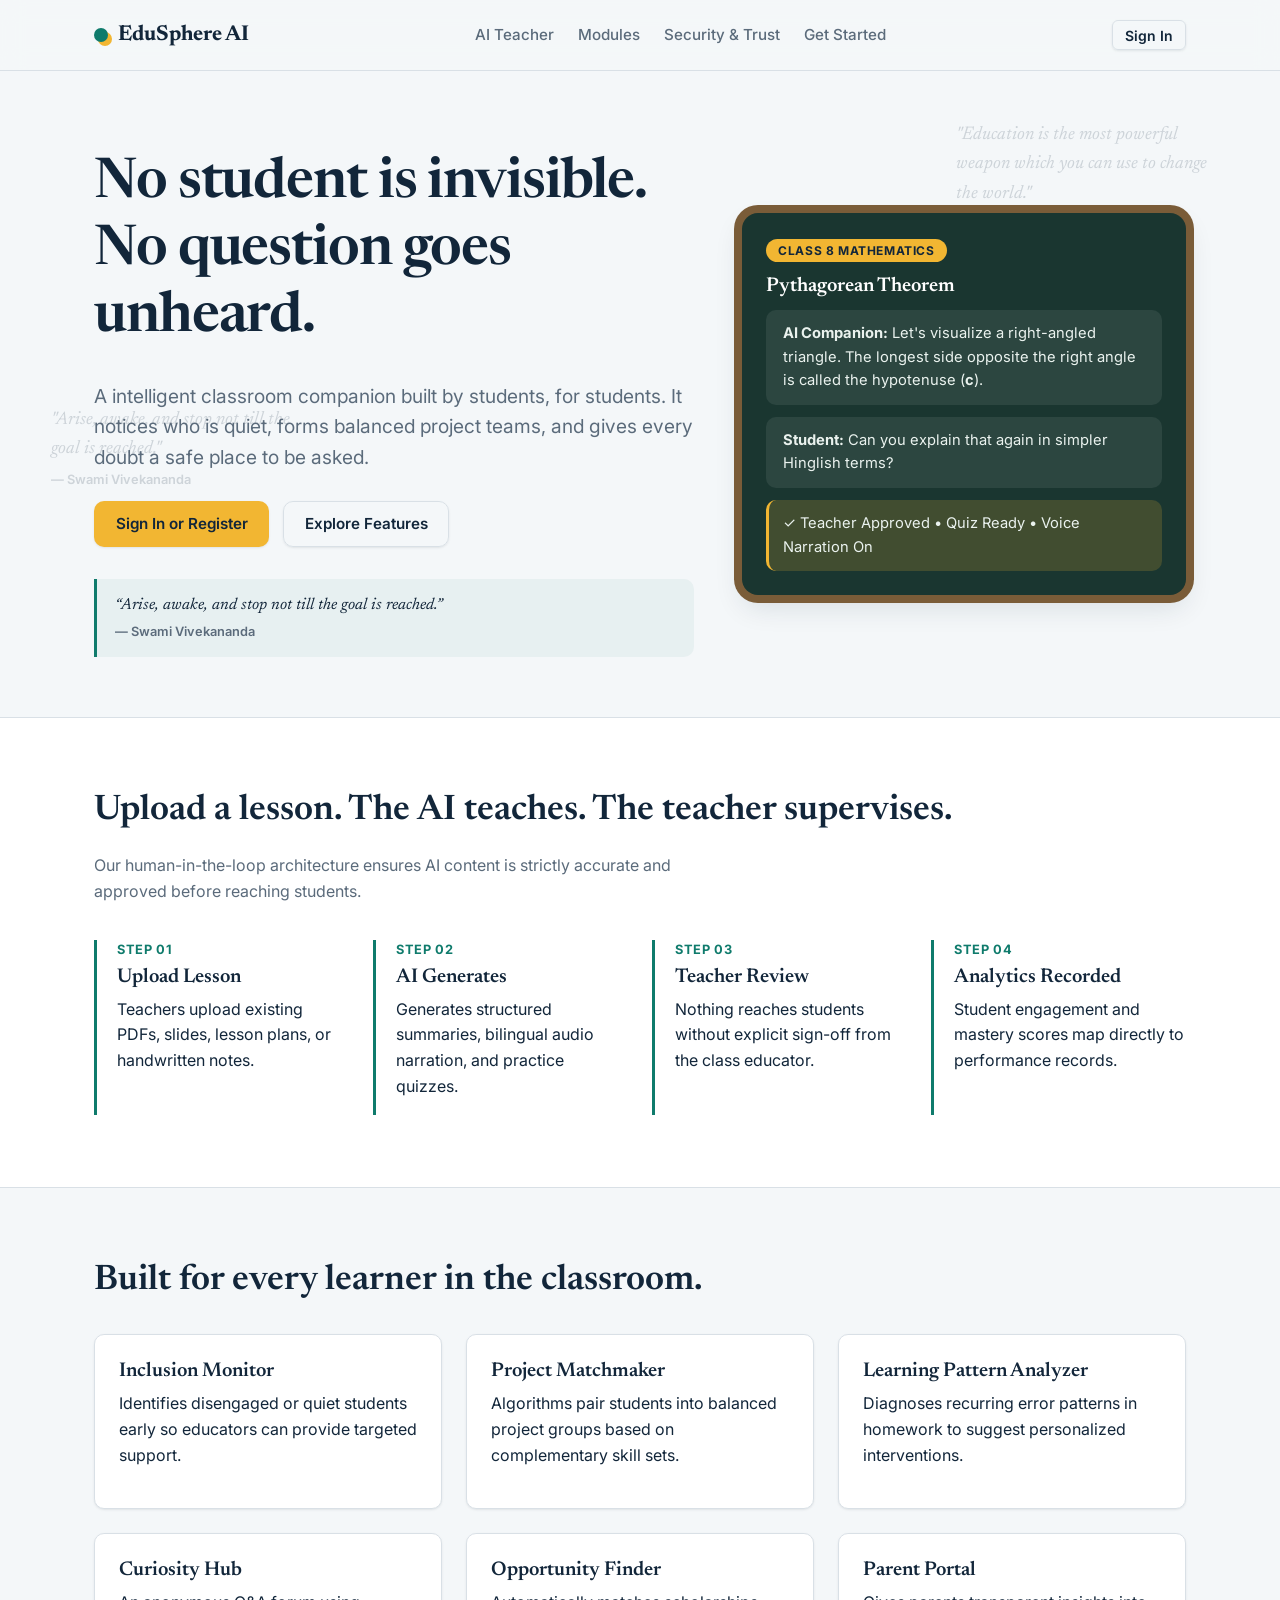
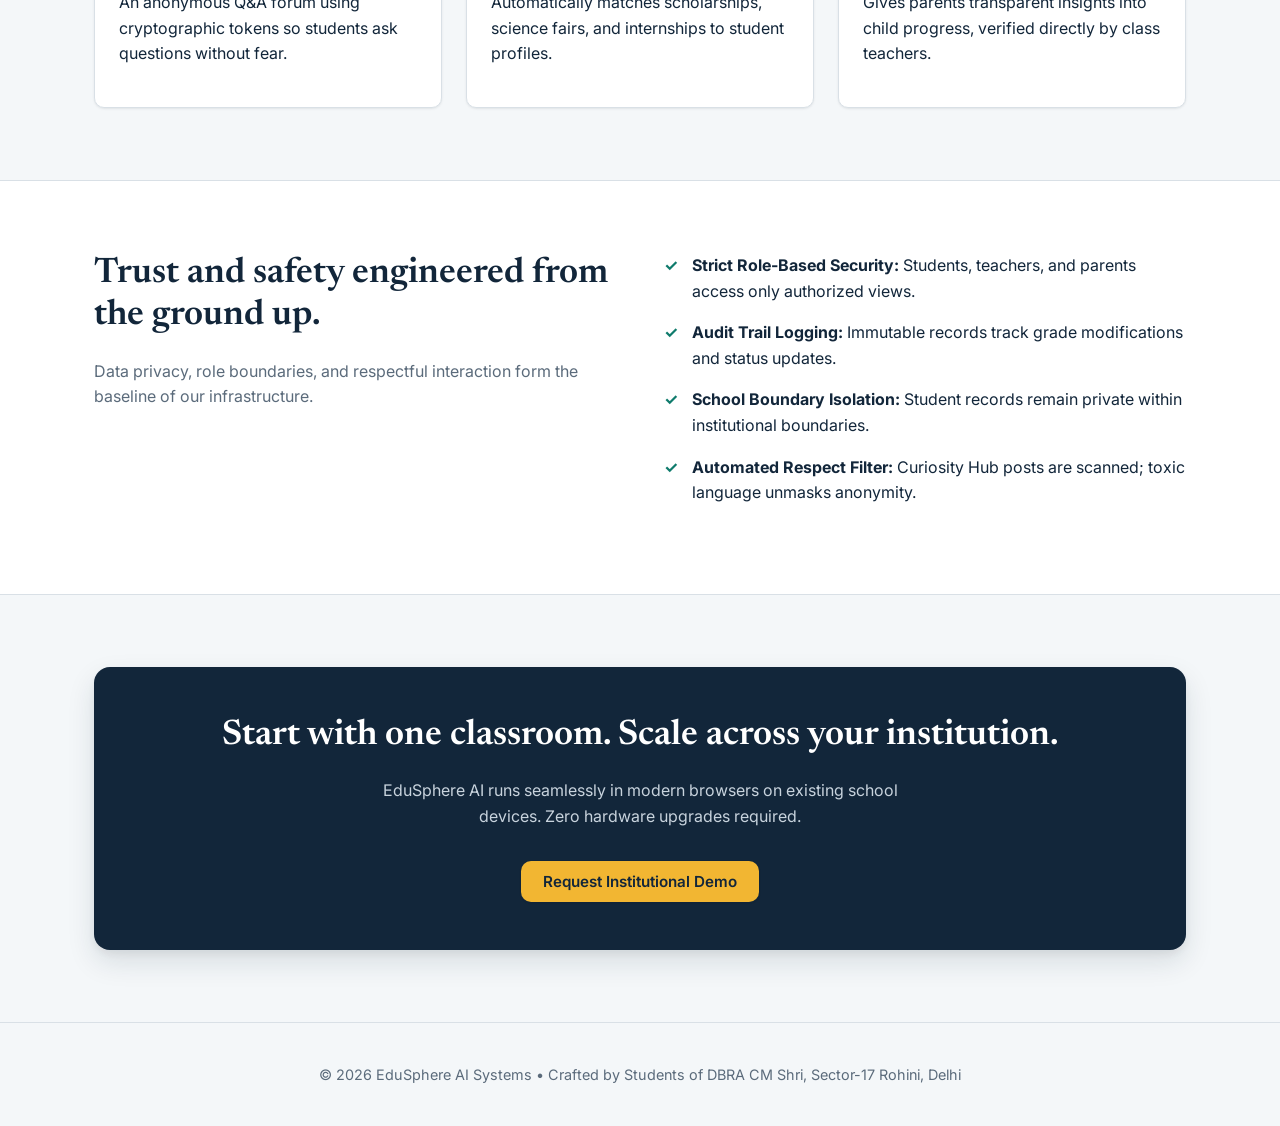
<file: index.html>
<!DOCTYPE html>
<html lang="en">
<head>
    <meta charset="utf-8">
    <meta name="viewport" content="width=device-width, initial-scale=1.0">
    <title>EduSphere AI — Inclusive AI Classroom Companion</title>
    <meta name="description" content="EduSphere AI is an inclusive classroom companion for schools: safe student questions, teacher insights, marks tracking and parent updates.">
    <meta name="robots" content="index, follow">
    <meta name="theme-color" content="#0F7B6C">
    <link rel="canonical" href="https://YOUR-USERNAME.github.io/YOUR-REPO/">
    <meta property="og:type" content="website">
    <meta property="og:title" content="EduSphere AI — Inclusive AI Classroom Companion">
    <meta property="og:description" content="Safe student questions, teacher insights, marks tracking and parent updates for schools.">
    <meta property="og:url" content="https://YOUR-USERNAME.github.io/YOUR-REPO/">
    <meta name="twitter:card" content="summary">
    <link rel="icon" type="image/svg+xml" href="favicon.svg">
    
    <!-- Design Fonts & System Preloads -->
    <link rel="preconnect" href="https://fonts.googleapis.com">
    <link rel="preconnect" href="https://fonts.gstatic.com" crossorigin>
    <link href="https://fonts.googleapis.com/css2?family=Inter:wght@400;500;600;700&family=Newsreader:ital,opsz,wght@0,6..72,400;0,6..72,600;1,6..72,400&display=swap" rel="stylesheet">

    <link rel="stylesheet" href="style.css">
</head>
<body>

    <!-- Ambient Quotes Background Decoration -->
    <div class="ambient-quotes" aria-hidden="true">
        <div class="ambient-quote" style="right: 5%; top: 120px;">
            "Education is the most powerful weapon which you can use to change the world."
            <small>— Nelson Mandela</small>
        </div>
        <div class="ambient-quote" style="left: 4%; top: 45%;">
            "Arise, awake, and stop not till the goal is reached."
            <small>— Swami Vivekananda</small>
        </div>
    </div>

    <!-- Public Landing Page Site Container -->
    <div id="public-site">
        <header class="navbar">
            <div class="container navbar-content">
                <a href="#top" class="brand-logo">
                    <span class="brand-logo-icon"></span>
                    EduSphere AI
                </a>
                <ul class="nav-links">
                    <li><a href="#ai-teacher" class="nav-link">AI Teacher</a></li>
                    <li><a href="#modules" class="nav-link">Modules</a></li>
                    <li><a href="#security" class="nav-link">Security & Trust</a></li>
                    <li><a href="#get-started" class="nav-link">Get Started</a></li>
                </ul>
                <button class="btn btn-sm btn-outline" data-action="open-login">Sign In</button>
            </div>
        </header>

        <main>
            <!-- Hero Banner -->
            <section class="hero-section" id="top">
                <div class="container hero-grid">
                    <div>
                        <h1 class="hero-headline">No student is invisible. No question goes unheard.</h1>
                        <p class="hero-lead">A intelligent classroom companion built by students, for students. It notices who is quiet, forms balanced project teams, and gives every doubt a safe place to be asked.</p>
                        <div class="hero-actions">
                            <button class="btn btn-accent" data-action="open-login">Sign In or Register</button>
                            <a href="#get-started" class="btn btn-outline">Explore Features</a>
                        </div>
                        <div id="hero-quote-target"></div>
                    </div>

                    <!-- Live Prototype Sandbox Widget -->
                    <div class="interactive-board" aria-label="Interactive AI Teacher Dashboard Preview">
                        <span class="board-tag">Class 8 Mathematics</span>
                        <h3 style="color: #ffffff; margin-top: 12px;">Pythagorean Theorem</h3>
                        <div class="board-chat-message">
                            <strong>AI Companion:</strong> Let's visualize a right-angled triangle. The longest side opposite the right angle is called the hypotenuse (<strong>c</strong>).
                        </div>
                        <div class="board-chat-message">
                            <strong>Student:</strong> Can you explain that again in simpler Hinglish terms?
                        </div>
                        <div class="board-chat-message highlight">
                            ✓ Teacher Approved &bull; Quiz Ready &bull; Voice Narration On
                        </div>
                    </div>
                </div>
            </section>

            <!-- Feature 1: Supervised Learning Workflow -->
            <section class="section-block surface-white" id="ai-teacher">
                <div class="container">
                    <h2>Upload a lesson. The AI teaches. The teacher supervises.</h2>
                    <p style="color: var(--color-neutral-muted); max-width: 40em;">Our human-in-the-loop architecture ensures AI content is strictly accurate and approved before reaching students.</p>
                    
                    <div class="workflow-steps">
                        <div class="step-item">
                            <div class="step-item-number">Step 01</div>
                            <h3>Upload Lesson</h3>
                            <p>Teachers upload existing PDFs, slides, lesson plans, or handwritten notes.</p>
                        </div>
                        <div class="step-item">
                            <div class="step-item-number">Step 02</div>
                            <h3>AI Generates</h3>
                            <p>Generates structured summaries, bilingual audio narration, and practice quizzes.</p>
                        </div>
                        <div class="step-item">
                            <div class="step-item-number">Step 03</div>
                            <h3>Teacher Review</h3>
                            <p>Nothing reaches students without explicit sign-off from the class educator.</p>
                        </div>
                        <div class="step-item">
                            <div class="step-item-number">Step 04</div>
                            <h3>Analytics Recorded</h3>
                            <p>Student engagement and mastery scores map directly to performance records.</p>
                        </div>
                    </div>
                </div>
            </section>

            <!-- Feature 2: Core Platform Modules -->
            <section class="section-block" id="modules">
                <div class="container">
                    <h2>Built for every learner in the classroom.</h2>
                    <div class="feature-grid">
                        <div class="card">
                            <h3>Inclusion Monitor</h3>
                            <p>Identifies disengaged or quiet students early so educators can provide targeted support.</p>
                        </div>
                        <div class="card">
                            <h3>Project Matchmaker</h3>
                            <p>Algorithms pair students into balanced project groups based on complementary skill sets.</p>
                        </div>
                        <div class="card">
                            <h3>Learning Pattern Analyzer</h3>
                            <p>Diagnoses recurring error patterns in homework to suggest personalized interventions.</p>
                        </div>
                        <div class="card">
                            <h3>Curiosity Hub</h3>
                            <p>An anonymous Q&A forum using cryptographic tokens so students ask questions without fear.</p>
                        </div>
                        <div class="card">
                            <h3>Opportunity Finder</h3>
                            <p>Automatically matches scholarships, science fairs, and internships to student profiles.</p>
                        </div>
                        <div class="card">
                            <h3>Parent Portal</h3>
                            <p>Gives parents transparent insights into child progress, verified directly by class teachers.</p>
                        </div>
                    </div>
                </div>
            </section>

            <!-- Feature 3: Security & Trust -->
            <section class="section-block surface-white" id="security">
                <div class="container split-layout">
                    <div>
                        <h2>Trust and safety engineered from the ground up.</h2>
                        <p style="color: var(--color-neutral-muted);">Data privacy, role boundaries, and respectful interaction form the baseline of our infrastructure.</p>
                    </div>
                    <ul class="feature-list">
                        <li><strong>Strict Role-Based Security:</strong> Students, teachers, and parents access only authorized views.</li>
                        <li><strong>Audit Trail Logging:</strong> Immutable records track grade modifications and status updates.</li>
                        <li><strong>School Boundary Isolation:</strong> Student records remain private within institutional boundaries.</li>
                        <li><strong>Automated Respect Filter:</strong> Curiosity Hub posts are scanned; toxic language unmasks anonymity.</li>
                    </ul>
                </div>
            </section>

            <!-- Pricing / Demo CTA -->
            <section class="section-block" id="get-started">
                <div class="container">
                    <div class="cta-banner">
                        <h2>Start with one classroom. Scale across your institution.</h2>
                        <p>EduSphere AI runs seamlessly in modern browsers on existing school devices. Zero hardware upgrades required.</p>
                        <button class="btn btn-accent" id="btn-demo-trigger" style="margin-top: 16px;">Request Institutional Demo</button>
                    </div>
                </div>
            </section>
        </main>

        <footer>
            <div class="container">
                © 2026 EduSphere AI Systems &bull; Crafted by Students of DBRA CM Shri, Sector-17 Rohini, Delhi
            </div>
        </footer>
    </div>

    <!-- Institutional Demo Request Modal -->
    <div class="modal-backdrop" id="demo-modal" role="dialog" aria-modal="true" aria-labelledby="demo-modal-title">
        <div class="modal-container">
            <div style="display: flex; justify-content: space-between; align-items: center;">
                <h2 id="demo-modal-title" style="margin: 0; font-size: 1.4rem;">Request Institutional Demo</h2>
                <button class="btn btn-sm btn-outline" id="btn-close-demo" type="button" aria-label="Close dialog">Close</button>
            </div>
            <form id="form-demo" autocomplete="on" style="margin-top: 16px;">
                <div class="form-group">
                    <label class="form-label" for="demo-name">Your Name</label>
                    <input type="text" id="demo-name" name="name" class="form-control" required>
                </div>
                <div class="form-group">
                    <label class="form-label" for="demo-school">School / Institution</label>
                    <input type="text" id="demo-school" name="school" class="form-control" required>
                </div>
                <div class="form-group">
                    <label class="form-label" for="demo-email">Email Address</label>
                    <input type="email" id="demo-email" name="email" class="form-control" placeholder="name@example.com" required>
                </div>
                <div class="form-group">
                    <label class="form-label" for="demo-phone">Phone (optional)</label>
                    <input type="tel" id="demo-phone" name="phone" class="form-control">
                </div>
                <div class="form-group">
                    <label class="form-label" for="demo-message">Message (optional)</label>
                    <textarea id="demo-message" name="message" class="form-control" rows="3"></textarea>
                </div>
                <div class="form-error" id="demo-error-message" role="alert"></div>
                <button type="submit" class="btn btn-primary" id="btn-demo-submit" style="width: 100%; margin-top: 8px;">Send Request</button>
            </form>
        </div>
    </div>

    <!-- Authentication & Portal Selection Modal -->
    <div class="modal-backdrop" id="auth-modal" role="dialog" aria-modal="true" aria-labelledby="modal-title">
        <div class="modal-container">
            <div style="display: flex; justify-content: space-between; align-items: center;">
                <h2 id="modal-title" style="margin: 0; font-size: 1.4rem;">Sign In</h2>
                <button class="btn btn-sm btn-outline" id="btn-close-modal" aria-label="Close dialog">Close</button>
            </div>

            <!-- Registration role chooser (hidden on the combined Sign In form) -->
            <div class="tab-switcher" role="tablist" id="role-selector-tabs" aria-label="Choose portal">
                <button class="tab-btn" type="button" role="tab" data-role="family" aria-selected="true">Student / Parent</button>
                <button class="tab-btn" type="button" role="tab" data-role="teacher" aria-selected="false">Teacher</button>
            </div>

            <!-- Login Form -->
            <form id="form-login" autocomplete="off">
                <div id="remembered-teachers" style="display: none; margin-bottom: 16px;"></div>
                <div class="form-group">
                    <label class="form-label" for="input-login-school">School Code</label>
                    <input type="text" id="input-login-school" class="form-control" data-school-input autocomplete="off" autocapitalize="characters" placeholder="e.g. EDU101" style="text-transform: uppercase;" required>
                    <div class="school-hint" id="hint-input-login-school" aria-live="polite"></div>
                </div>
                
                <div class="form-group">
                    <label class="form-label" for="input-login-username" id="label-login-username">Username or Student ID</label>
                    <input type="text" id="input-login-username" class="form-control" required>
                </div>
                <div class="form-group">
                    <label class="form-label" for="input-login-password">Password</label>
                    <input type="password" id="input-login-password" class="form-control" required>
                </div>
                <div class="form-error" id="login-error-message" role="alert"></div>
                <button type="submit" class="btn btn-primary" style="width: 100%; margin-top: 8px;">
                    Sign In
                </button>
                <div style="text-align: center; margin-top: 12px; font-size: 0.9rem;">
                    <button type="button" class="link-button" data-action="open-forgot">Forgot ID or password?</button>
                </div>
            </form>

            <!-- Combined Student + Parent Registration Form -->
            <form id="form-register-family" autocomplete="off" style="display: none;">
                <div class="form-group">
                    <label class="form-label" for="reg-family-school">School Code</label>
                    <input type="text" id="reg-family-school" class="form-control" data-school-input autocomplete="off" autocapitalize="characters" placeholder="e.g. EDU101" style="text-transform: uppercase;" required>
                    <div class="school-hint" id="hint-reg-family-school" aria-live="polite"></div>
                </div>
                <h4 style="margin: 4px 0 12px;">Student Details</h4>
                <div class="form-group">
                    <label class="form-label" for="reg-student-name">Full Student Name</label>
                    <input type="text" id="reg-student-name" class="form-control" required>
                </div>
                <div class="form-row-two">
                    <div class="form-group">
                        <label class="form-label" for="reg-student-class">Class Section</label>
                        <select id="reg-student-class" class="form-control"></select>
                    </div>
                    <div class="form-group">
                        <label class="form-label" for="reg-student-id">Student ID</label>
                        <input type="text" id="reg-student-id" class="form-control" required placeholder="e.g. s102">
                    </div>
                </div>
                <div class="form-group">
                    <label class="form-label" for="reg-student-password">Student Password</label>
                    <input type="password" id="reg-student-password" class="form-control" required>
                </div>

                <h4 style="margin: 8px 0 12px;">Parent / Guardian Details</h4>
                <div class="form-group">
                    <label class="form-label" for="reg-parent-name">Parent / Guardian Name</label>
                    <input type="text" id="reg-parent-name" class="form-control" required>
                </div>
                <div class="form-group">
                    <label class="form-label" for="reg-parent-email">Email Address</label>
                    <input type="email" id="reg-parent-email" class="form-control" placeholder="name@example.com" required>
                </div>
                <div class="form-group">
                    <label class="form-label" for="reg-parent-password">Parent Password</label>
                    <input type="password" id="reg-parent-password" class="form-control" required>
                </div>
                <div class="form-error" id="family-reg-error" role="alert"></div>
                <button type="submit" class="btn btn-primary" style="width: 100%;">Create Student &amp; Parent Accounts</button>
            </form>

            <!-- Teacher Registration Form -->
            <form id="form-register-teacher" autocomplete="off" style="display: none;">
                <div class="form-group">
                    <label class="form-label" for="reg-teacher-school">School Code</label>
                    <input type="text" id="reg-teacher-school" class="form-control" data-school-input autocomplete="off" autocapitalize="characters" placeholder="e.g. EDU101" style="text-transform: uppercase;" required>
                    <div class="school-hint" id="hint-reg-teacher-school" aria-live="polite"></div>
                </div>
                
                <div class="form-group">
                    <label class="form-label" for="reg-teacher-name">Full Name with Title</label>
                    <input type="text" id="reg-teacher-name" class="form-control" placeholder="e.g. Ms. Akriti Gupta" required>
                </div>
                <div class="form-group">
                    <label class="form-label" for="reg-teacher-email">Email Address (for account recovery)</label>
                    <input type="email" id="reg-teacher-email" class="form-control" placeholder="name@school.edu" required>
                </div>
                <div class="form-row-two">
                    <div class="form-group">
                        <label class="form-label" for="reg-teacher-id">Teacher ID</label>
                        <input type="text" id="reg-teacher-id" class="form-control" required>
                    </div>
                    <div class="form-group">
                        <label class="form-label" for="reg-teacher-password">Password</label>
                        <input type="password" id="reg-teacher-password" class="form-control" required>
                    </div>
                </div>
                <div class="form-group">
                    <label class="form-label" for="reg-teacher-section">Class Section You Teach</label>
                    <select id="reg-teacher-section" class="form-control" required></select>
                    <p id="teacher-section-hint" style="font-size: 0.8rem; color: var(--color-neutral-muted); margin-top: 4px;">
                        Each section can have only one class teacher. Sections already taken are not listed.
                    </p>
                </div>
                <div class="form-group">
                    <label class="form-label" for="reg-teacher-code">School Authorization Code</label>
                    <input type="password" id="reg-teacher-code" class="form-control" required>
                </div>
                <div class="form-error" id="teacher-reg-error" role="alert"></div>
                <button type="submit" class="btn btn-primary" style="width: 100%;">Create Educator Account</button>
            </form>

            <!-- Platform Admin form -->
            <form id="form-admin" autocomplete="off" style="display: none;">
                <p id="admin-intro" style="margin-top: 0; font-size: 0.9rem; color: var(--color-neutral-muted);"></p>
                <div class="form-group">
                    <label class="form-label" for="admin-password">Admin Password</label>
                    <input type="password" id="admin-password" class="form-control" required>
                </div>
                <div class="form-group" id="admin-confirm-group" style="display: none;">
                    <label class="form-label" for="admin-confirm">Confirm Password</label>
                    <input type="password" id="admin-confirm" class="form-control">
                </div>
                <div class="form-error" id="admin-error" role="alert"></div>
                <button type="submit" class="btn btn-primary" id="btn-admin-submit" style="width: 100%;">Sign In</button>
            </form>

            <!-- Forgot ID / Password: step 1 (find account) -->
            <form id="form-forgot-find" autocomplete="off" style="display: none;">
                <p style="margin-top: 0; font-size: 0.9rem; color: var(--color-neutral-muted);">
                    Enter your ID or registered email. We will show your ID and let you set a new password.
                </p>
                <div class="form-group">
                    <label class="form-label" for="forgot-school">School Code</label>
                    <input type="text" id="forgot-school" class="form-control" data-school-input autocomplete="off" autocapitalize="characters" placeholder="e.g. EDU101" style="text-transform: uppercase;" required>
                    <div class="school-hint" id="hint-forgot-school" aria-live="polite"></div>
                </div>
                <div class="form-group">
                    <label class="form-label" for="forgot-identifier">ID or Registered Email</label>
                    <input type="text" id="forgot-identifier" class="form-control" required>
                </div>
                <div class="form-group" id="forgot-family-verify">
                    <label class="form-label" for="forgot-verify-email">Parent's Registered Email <span style="font-weight:400;color:var(--color-neutral-muted);">(needed only if you entered an ID)</span></label>
                    <input type="email" id="forgot-verify-email" class="form-control" placeholder="name@example.com">
                </div>
                <div class="form-group" id="forgot-teacher-verify" style="display: none;">
                    <label class="form-label" for="forgot-school-code">School Authorization Code</label>
                    <input type="password" id="forgot-school-code" class="form-control">
                </div>
                <div class="form-error" id="forgot-find-error" role="alert"></div>
                <button type="submit" class="btn btn-primary" style="width: 100%;">Find My Account</button>
            </form>

            <!-- Forgot ID / Password: step 2 (set new password) -->
            <form id="form-forgot-reset" autocomplete="off" style="display: none;">
                <div class="card" id="forgot-found-summary" style="margin-bottom: 16px;"></div>
                <div class="form-group">
                    <label class="form-label" for="forgot-new-password">New Password</label>
                    <input type="password" id="forgot-new-password" class="form-control" required>
                </div>
                <div class="form-group">
                    <label class="form-label" for="forgot-confirm-password">Confirm New Password</label>
                    <input type="password" id="forgot-confirm-password" class="form-control" required>
                </div>
                <div class="form-error" id="forgot-reset-error" role="alert"></div>
                <button type="submit" class="btn btn-primary" style="width: 100%;">Change Password</button>
            </form>

            <!-- Accounts Created Display -->
            <div id="parent-success-display" style="display: none; text-align: center;">
                <p>Both accounts have been created.</p>
                <div style="margin: 16px 0; display: flex; flex-direction: column; gap: 10px; align-items: center;">
                    <div>Parent ID: <span class="badge-token" id="generated-parent-id-target" style="font-size: 1.3rem; padding: 4px 16px;"></span></div>
                    <div>Student ID: <span class="badge-token" id="generated-student-id-target" style="font-size: 1.3rem; padding: 4px 16px;"></span></div>
                </div>
                <p style="font-size: 0.85rem; color: var(--color-neutral-muted);">
                    The parent can sign in now using the Parent ID or email. The student can sign in once the class teacher verifies the registration.
                </p>
                <button type="button" class="btn btn-primary" id="btn-proceed-parent-login" style="width: 100%;">Proceed to Sign In</button>
            </div>

            <!-- Dynamic Toggle Mode Footer Link -->
            <div id="auth-mode-toggle-container" style="margin-top: 16px; font-size: 0.9rem; text-align: center;"></div>
        </div>
    </div>

    <!-- Application Dashboard Interface (Post Auth) -->
    <div id="app-dashboard">
        <header class="dashboard-header">
            <div class="container">
                <div style="display: flex; align-items: center; gap: 12px;">
                    <strong style="font-family: var(--font-serif); font-size: 1.25rem;">EduSphere AI Dashboard</strong>
                    <span style="opacity: 0.65; font-size: 0.85rem;">| DBRA CM Shri, Sector-17 Rohini</span>
                </div>
                <div style="display: flex; align-items: center; gap: 20px;">
                    <div style="text-align: right; font-size: 0.875rem;">
                        <span id="user-display-name" style="font-weight: 600;"></span><br>
                        <span id="user-display-role" style="opacity: 0.75; font-size: 0.78rem;"></span>
                    </div>
                    <button class="btn btn-sm btn-accent" id="btn-user-logout">Sign Out</button>
                </div>
            </div>
        </header>

        <div class="container dashboard-layout">
            <aside class="sidebar-nav" id="sidebar-nav-target"></aside>
            <main id="dashboard-main-target"></main>
        </div>
    </div>

    <!-- Toast Notification Engine Target -->
    <div class="toast-notification" id="toast-target" role="status" aria-live="polite"></div>

    <!-- ==========================================================================
       9. APPLICATION LOGIC & MODULAR JAVASCRIPT
       ========================================================================== -->
    <script src="script.js"></script>
</body>
</html>
</file>
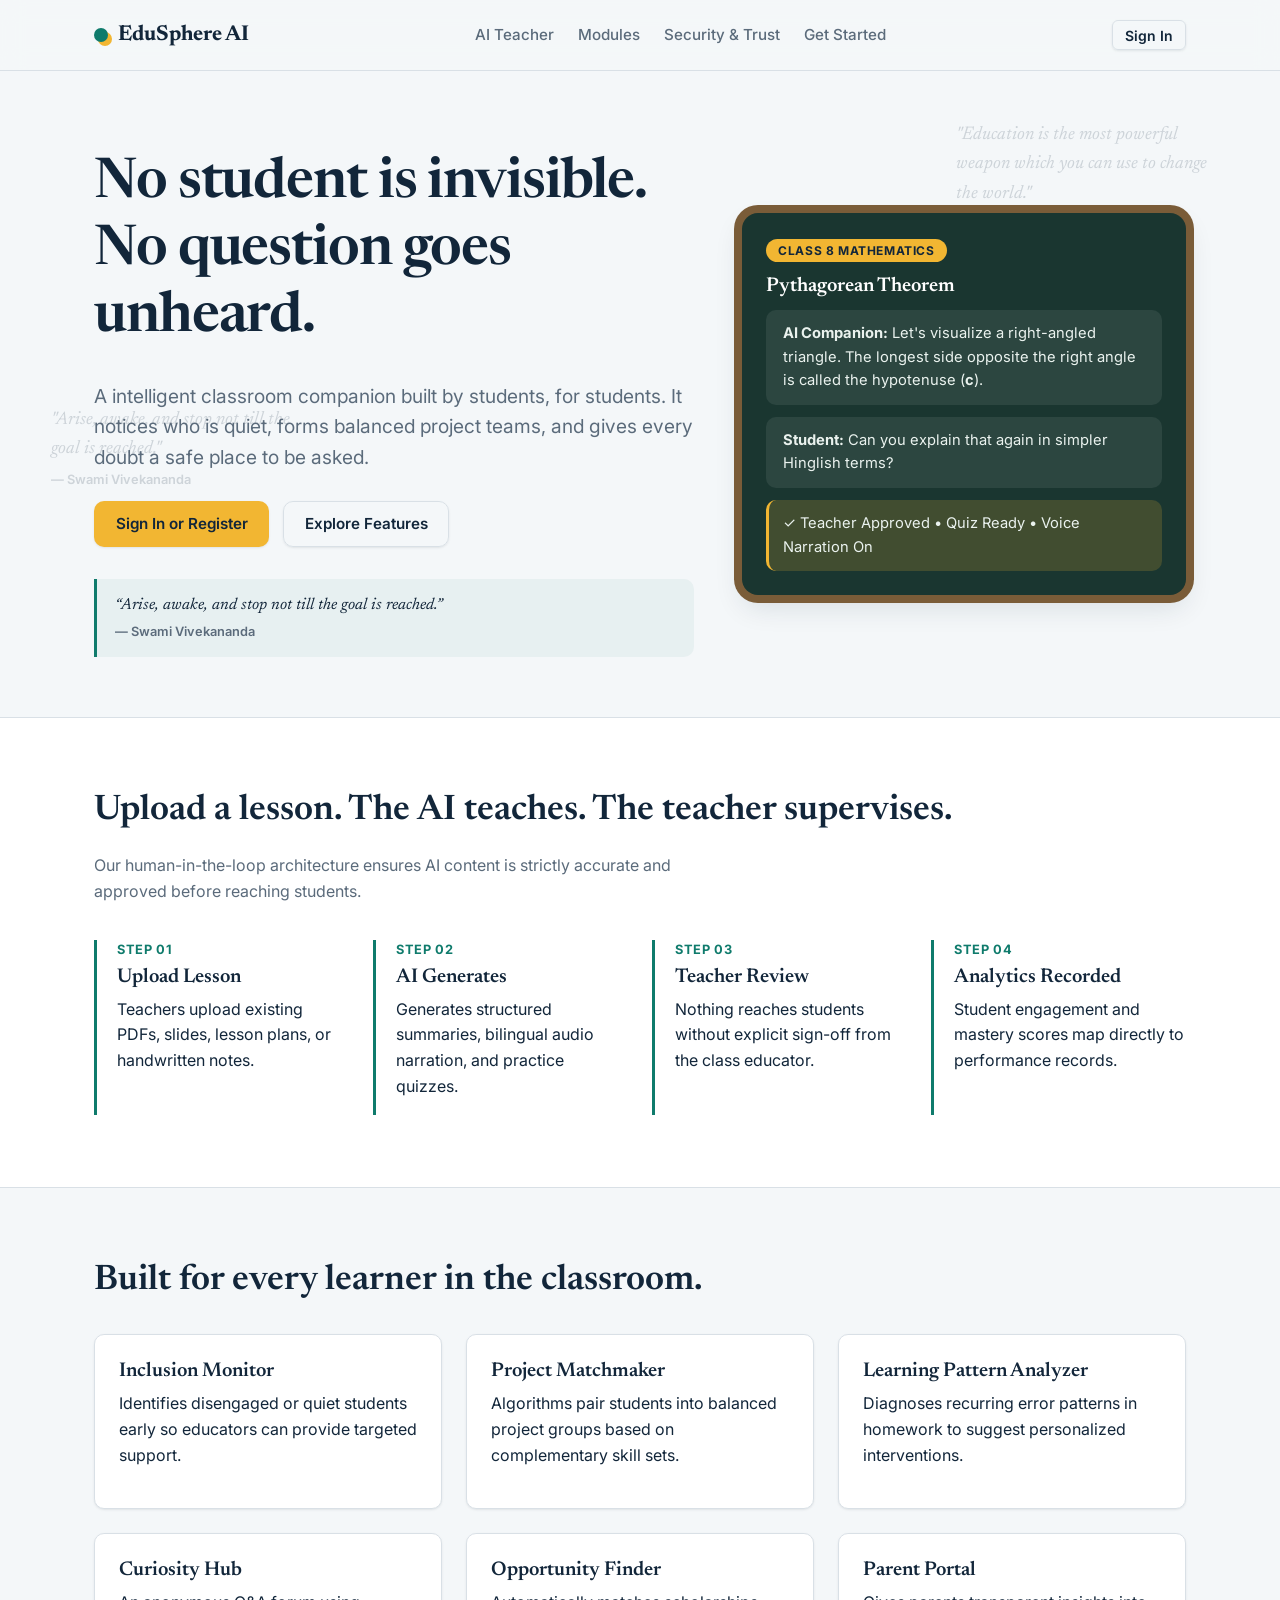
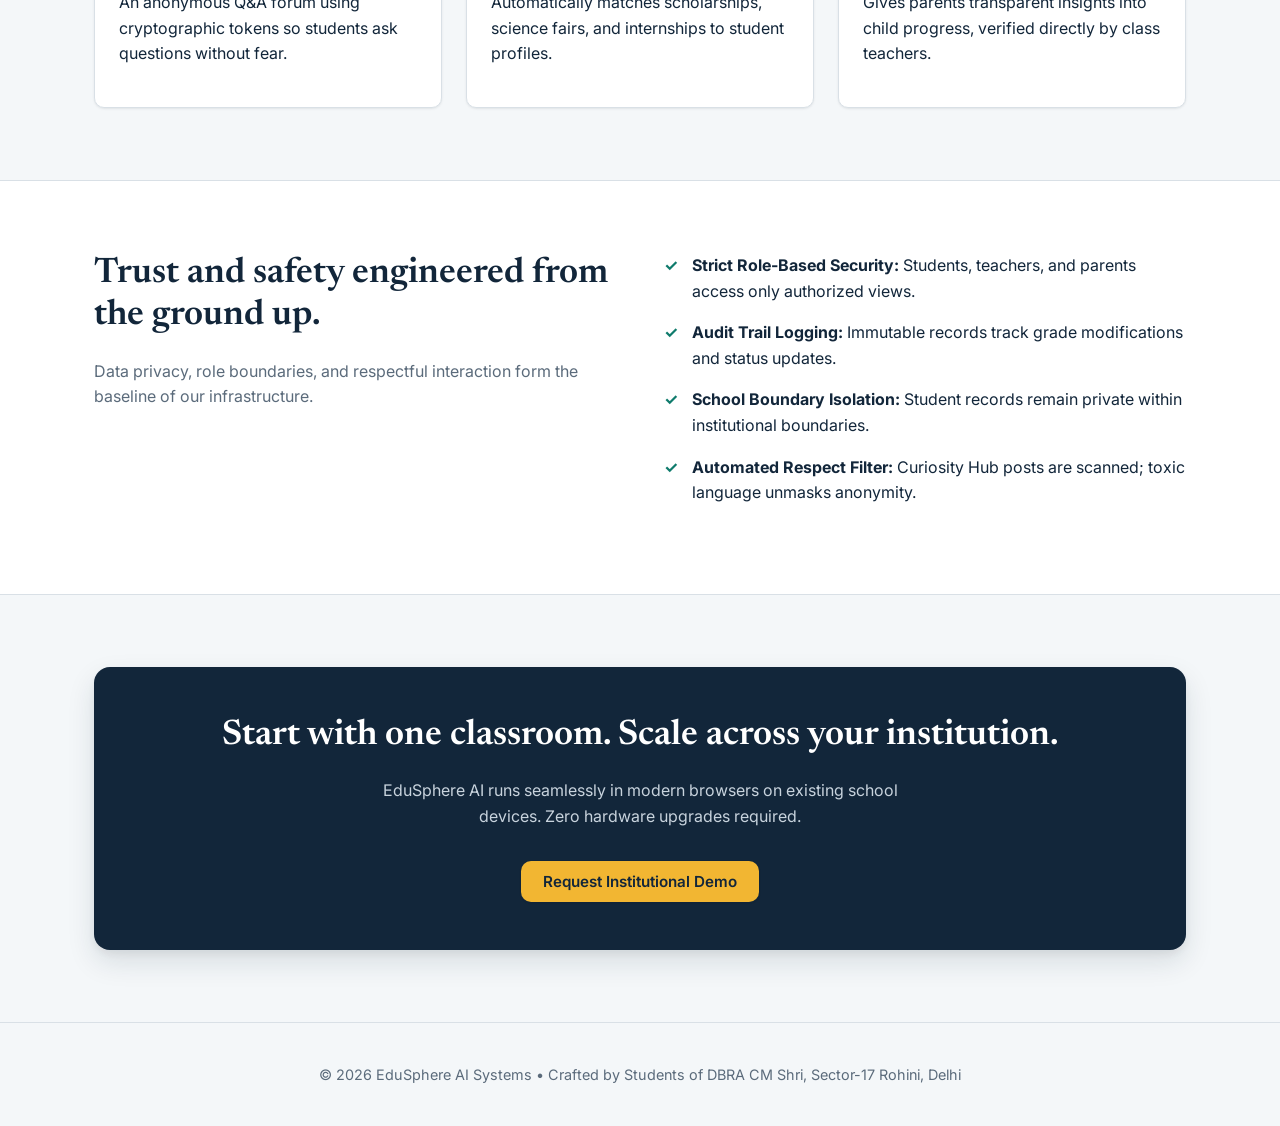
<file: eduspherw_1346.html>
<!DOCTYPE html>
<html lang="en">
<head>
    <meta charset="utf-8">
    <meta name="viewport" content="width=device-width, initial-scale=1.0">
    <title>EduSphere AI — Inclusive AI Classroom Companion</title>
    
    <!-- Design Fonts & System Preloads -->
    <link rel="preconnect" href="https://fonts.googleapis.com">
    <link rel="preconnect" href="https://fonts.gstatic.com" crossorigin>
    <link href="https://fonts.googleapis.com/css2?family=Inter:wght@400;500;600;700&family=Newsreader:ital,opsz,wght@0,6..72,400;0,6..72,600;1,6..72,400&display=swap" rel="stylesheet">

    <style>
        /* ==========================================================================
           1. DESIGN SYSTEM & CSS CUSTOM PROPERTIES
           ========================================================================== */
        :root {
            /* Palette Definition */
            --color-brand-primary: #0F7B6C;
            --color-brand-primary-hover: #0B5E52;
            --color-brand-light: #E1F2EF;
            --color-brand-accent: #F2B632;
            --color-brand-accent-hover: #D9A020;
            
            --color-neutral-dark: #12263A;
            --color-neutral-muted: #5B6B7B;
            --color-neutral-border: #D9E0E6;
            --color-neutral-bg: #F4F7F9;
            --color-neutral-surface: #FFFFFF;
            
            --color-danger-text: #B3261E;
            --color-danger-bg: #FCEBEA;

            /* Typography */
            --font-sans: 'Inter', -apple-system, BlinkMacSystemFont, "Segoe UI", Roboto, sans-serif;
            --font-serif: 'Newsreader', Georgia, serif;

            /* Elevation & Radius */
            --radius-sm: 6px;
            --radius-md: 10px;
            --radius-lg: 16px;
            --radius-full: 9999px;

            --shadow-sm: 0 1px 3px rgba(18, 38, 58, 0.06), 0 1px 2px rgba(18, 38, 58, 0.04);
            --shadow-md: 0 4px 12px rgba(18, 38, 58, 0.08), 0 2px 4px rgba(18, 38, 58, 0.04);
            --shadow-lg: 0 12px 28px rgba(18, 38, 58, 0.12), 0 4px 10px rgba(18, 38, 58, 0.06);

            --transition-fast: 150ms cubic-bezier(0.4, 0, 0.2, 1);
            --transition-base: 250ms cubic-bezier(0.4, 0, 0.2, 1);
        }

        /* ==========================================================================
           2. BASE & RESET STYLES
           ========================================================================== */
        *, *::before, *::after {
            box-sizing: border-box;
        }

        html {
            scroll-behavior: smooth;
            font-size: 16px;
        }

        body {
            margin: 0;
            padding: 0;
            font-family: var(--font-sans);
            color: var(--color-neutral-dark);
            background-color: var(--color-neutral-bg);
            line-height: 1.6;
            -webkit-font-smoothing: antialiased;
        }

        h1, h2, h3, h4 {
            font-family: var(--font-serif);
            font-weight: 600;
            line-height: 1.2;
            color: var(--color-neutral-dark);
            margin-top: 0;
        }

        h1 { font-size: clamp(2.2rem, 5vw, 3.5rem); margin-bottom: 0.5em; }
        h2 { font-size: clamp(1.6rem, 3.5vw, 2.2rem); margin-bottom: 0.6em; }
        h3 { font-size: 1.25rem; margin-bottom: 0.4em; }

        p { margin-top: 0; margin-bottom: 1em; }
        a { color: inherit; text-decoration: none; }

        button, input, select, textarea {
            font-family: inherit;
            font-size: inherit;
            color: inherit;
        }

        :focus-visible {
            outline: 2px solid var(--color-brand-primary);
            outline-offset: 2px;
        }

        /* Layout Container Wrapper */
        .container {
            max-width: 1140px;
            margin: 0 auto;
            padding: 0 24px;
        }

        /* Decorative Quotes Canvas Background */
        .ambient-quotes {
            position: fixed;
            inset: 0;
            pointer-events: none;
            z-index: 0;
            overflow: hidden;
        }

        .ambient-quote {
            position: absolute;
            font-family: var(--font-serif);
            font-style: italic;
            font-size: 1.15rem;
            color: var(--color-neutral-muted);
            opacity: 0.25;
            max-width: 260px;
        }

        .ambient-quote small {
            display: block;
            font-family: var(--font-sans);
            font-style: normal;
            font-size: 0.8rem;
            font-weight: 600;
            margin-top: 6px;
        }

        /* ==========================================================================
           3. UI BUTTON & CONTROL COMPONENTS
           ========================================================================== */
        .btn {
            display: inline-flex;
            align-items: center;
            justify-content: center;
            padding: 0.65em 1.35em;
            font-size: 0.95rem;
            font-weight: 600;
            border-radius: var(--radius-md);
            border: 1.5px solid transparent;
            cursor: pointer;
            transition: all var(--transition-fast);
            background-color: var(--color-neutral-dark);
            color: #ffffff;
            box-shadow: var(--shadow-sm);
        }

        .btn:hover {
            background-color: #000000;
            transform: translateY(-1px);
            box-shadow: var(--shadow-md);
        }

        .btn:active {
            transform: translateY(0);
        }

        .btn-primary {
            background-color: var(--color-brand-primary);
            color: #ffffff;
        }

        .btn-primary:hover {
            background-color: var(--color-brand-primary-hover);
        }

        .btn-accent {
            background-color: var(--color-brand-accent);
            color: var(--color-neutral-dark);
        }

        .btn-accent:hover {
            background-color: var(--color-brand-accent-hover);
        }

        .btn-outline {
            background-color: transparent;
            color: var(--color-neutral-dark);
            border-color: var(--color-neutral-border);
        }

        .btn-outline:hover {
            background-color: var(--color-neutral-surface);
            border-color: var(--color-neutral-dark);
        }

        .btn-sm {
            padding: 0.4em 0.85em;
            font-size: 0.875rem;
            border-radius: var(--radius-sm);
        }

        /* ==========================================================================
           4. NAVIGATION BAR
           ========================================================================== */
        .navbar {
            position: sticky;
            top: 0;
            z-index: 100;
            background-color: rgba(244, 247, 249, 0.88);
            backdrop-filter: blur(12px);
            border-bottom: 1px solid var(--color-neutral-border);
        }

        .navbar-content {
            display: flex;
            align-items: center;
            justify-content: space-between;
            height: 70px;
        }

        .brand-logo {
            display: flex;
            align-items: center;
            gap: 10px;
            font-family: var(--font-serif);
            font-weight: 700;
            font-size: 1.35rem;
            color: var(--color-neutral-dark);
        }

        .brand-logo-icon {
            width: 14px;
            height: 14px;
            border-radius: 50%;
            background-color: var(--color-brand-primary);
            box-shadow: 4px 4px 0 var(--color-brand-accent);
        }

        .nav-links {
            display: flex;
            align-items: center;
            gap: 24px;
            list-style: none;
            margin: 0;
            padding: 0;
        }

        .nav-link {
            font-size: 0.95rem;
            font-weight: 500;
            color: var(--color-neutral-muted);
            transition: color var(--transition-fast);
        }

        .nav-link:hover {
            color: var(--color-neutral-dark);
        }

        @media (max-width: 768px) {
            .nav-links { display: none; }
        }

        /* ==========================================================================
           5. HERO SECTION & PROTOTYPE PREVIEW
           ========================================================================== */
        .hero-section {
            padding: 80px 0 60px;
            position: relative;
            z-index: 1;
        }

        .hero-grid {
            display: grid;
            grid-template-columns: 1.15fr 0.85fr;
            gap: 48px;
            align-items: center;
        }

        @media (max-width: 900px) {
            .hero-grid { grid-template-columns: 1fr; gap: 40px; }
        }

        .hero-headline {
            letter-spacing: -0.02em;
        }

        .hero-lead {
            font-size: 1.2rem;
            color: var(--color-neutral-muted);
            max-width: 32em;
            margin-bottom: 28px;
        }

        .hero-actions {
            display: flex;
            gap: 14px;
            flex-wrap: wrap;
        }

        /* Interactive Board Widget Mockup */
        .interactive-board {
            background-color: #1A3630;
            color: #EAF2EE;
            border-radius: var(--radius-lg);
            padding: 24px;
            box-shadow: 0 0 0 8px #7A5C38, var(--shadow-lg);
            position: relative;
        }

        .board-tag {
            display: inline-block;
            background-color: var(--color-brand-accent);
            color: var(--color-neutral-dark);
            padding: 2px 12px;
            border-radius: var(--radius-full);
            font-size: 0.75rem;
            font-weight: 700;
            text-transform: uppercase;
            letter-spacing: 0.05em;
        }

        .board-chat-message {
            background-color: rgba(255, 255, 255, 0.08);
            border-radius: var(--radius-md);
            padding: 12px 14px;
            margin-top: 12px;
            font-size: 0.92rem;
            border-left: 3px solid transparent;
        }

        .board-chat-message.highlight {
            background-color: rgba(242, 182, 50, 0.18);
            border-left-color: var(--color-brand-accent);
        }

        /* Quote Banner Component */
        .daily-quote-card {
            margin-top: 32px;
            padding: 14px 18px;
            border-left: 3px solid var(--color-brand-primary);
            background-color: rgba(15, 123, 108, 0.05);
            border-radius: 0 var(--radius-md) var(--radius-md) 0;
            font-family: var(--font-serif);
            font-style: italic;
            color: var(--color-neutral-dark);
        }

        .daily-quote-card small {
            display: block;
            font-family: var(--font-sans);
            font-style: normal;
            font-size: 0.8rem;
            font-weight: 600;
            color: var(--color-neutral-muted);
            margin-top: 4px;
        }

        /* ==========================================================================
           6. CONTENT SECTIONS & FEATURE CARDS
           ========================================================================== */
        .section-block {
            padding: 72px 0;
            position: relative;
            z-index: 1;
        }

        .section-block.surface-white {
            background-color: var(--color-neutral-surface);
            border-top: 1px solid var(--color-neutral-border);
            border-bottom: 1px solid var(--color-neutral-border);
        }

        /* Workflow Steps Component */
        .workflow-steps {
            display: grid;
            grid-template-columns: repeat(auto-fit, minmax(220px, 1fr));
            gap: 24px;
            margin-top: 36px;
        }

        .step-item {
            position: relative;
            padding-left: 20px;
            border-left: 3px solid var(--color-brand-primary);
        }

        .step-item-number {
            font-size: 0.8rem;
            font-weight: 700;
            color: var(--color-brand-primary);
            text-transform: uppercase;
            letter-spacing: 0.05em;
            margin-bottom: 4px;
        }

        /* Feature Cards Grid */
        .feature-grid {
            display: grid;
            grid-template-columns: repeat(auto-fit, minmax(280px, 1fr));
            gap: 24px;
            margin-top: 32px;
        }

        .card {
            background-color: var(--color-neutral-surface);
            border: 1px solid var(--color-neutral-border);
            border-radius: var(--radius-md);
            padding: 24px;
            box-shadow: var(--shadow-sm);
            transition: transform var(--transition-fast), box-shadow var(--transition-fast);
        }

        .card:hover {
            transform: translateY(-2px);
            box-shadow: var(--shadow-md);
        }

        /* Split Info Layout */
        .split-layout {
            display: grid;
            grid-template-columns: 1fr 1fr;
            gap: 48px;
        }

        @media (max-width: 768px) {
            .split-layout { grid-template-columns: 1fr; gap: 24px; }
        }

        .feature-list {
            list-style: none;
            padding: 0;
            margin: 0;
        }

        .feature-list li {
            position: relative;
            padding-left: 28px;
            margin-bottom: 16px;
        }

        .feature-list li::before {
            content: "✓";
            position: absolute;
            left: 0;
            color: var(--color-brand-primary);
            font-weight: 700;
        }

        /* CTA Banner */
        .cta-banner {
            background-color: var(--color-neutral-dark);
            color: #ffffff;
            border-radius: var(--radius-lg);
            padding: 48px 32px;
            text-align: center;
            box-shadow: var(--shadow-lg);
        }

        .cta-banner h2 { color: #ffffff; }
        .cta-banner p { color: #C8D3DD; max-width: 36em; margin-left: auto; margin-right: auto; }

        footer {
            padding: 40px 0;
            text-align: center;
            color: var(--color-neutral-muted);
            font-size: 0.9rem;
            border-top: 1px solid var(--color-neutral-border);
            position: relative;
            z-index: 1;
        }

        /* ==========================================================================
           7. MODAL DIALOGS & FORMS
           ========================================================================== */
        .modal-backdrop {
            position: fixed;
            inset: 0;
            background-color: rgba(18, 38, 58, 0.65);
            backdrop-filter: blur(4px);
            display: none;
            align-items: center;
            justify-content: center;
            padding: 20px;
            z-index: 1000;
        }

        .modal-backdrop.is-active {
            display: flex;
        }

        .modal-container {
            background-color: var(--color-neutral-surface);
            border-radius: var(--radius-lg);
            width: 100%;
            max-width: 440px;
            padding: 32px;
            max-height: 90vh;
            overflow-y: auto;
            box-shadow: var(--shadow-lg);
        }

        .tab-switcher {
            display: flex;
            gap: 4px;
            background-color: var(--color-neutral-bg);
            padding: 4px;
            border-radius: var(--radius-md);
            margin: 20px 0;
        }

        .tab-btn {
            flex: 1;
            border: none;
            background: transparent;
            padding: 8px 12px;
            font-size: 0.9rem;
            font-weight: 600;
            color: var(--color-neutral-muted);
            border-radius: var(--radius-sm);
            cursor: pointer;
            transition: all var(--transition-fast);
        }

        .tab-btn[aria-selected="true"] {
            background-color: var(--color-neutral-surface);
            color: var(--color-neutral-dark);
            box-shadow: var(--shadow-sm);
        }

        .form-group {
            margin-bottom: 16px;
        }

        .form-label {
            display: block;
            font-size: 0.875rem;
            font-weight: 600;
            margin-bottom: 6px;
        }

        .form-control {
            width: 100%;
            padding: 10px 14px;
            border: 1.5px solid var(--color-neutral-border);
            border-radius: var(--radius-md);
            background-color: var(--color-neutral-surface);
            transition: border-color var(--transition-fast);
        }

        .form-control:focus {
            outline: none;
            border-color: var(--color-brand-primary);
        }

        textarea.form-control {
            min-height: 100px;
            resize: vertical;
        }

        .form-error {
            color: var(--color-danger-text);
            font-size: 0.85rem;
            margin-top: 6px;
            min-height: 1.2em;
        }

        .form-row-two {
            display: grid;
            grid-template-columns: 1fr 1fr;
            gap: 12px;
        }

        .checkbox-label {
            display: flex;
            align-items: center;
            gap: 8px;
            font-size: 0.875rem;
            font-weight: 400;
            cursor: pointer;
        }

        /* ==========================================================================
           8. DASHBOARD SYSTEM
           ========================================================================== */
        #app-dashboard {
            display: none;
            min-height: 100vh;
            background-color: var(--color-neutral-bg);
            position: relative;
            z-index: 10;
        }

        #app-dashboard.is-active {
            display: block;
        }

        .dashboard-header {
            background-color: var(--color-neutral-dark);
            color: #ffffff;
            height: 64px;
        }

        .dashboard-header .container {
            display: flex;
            align-items: center;
            justify-content: space-between;
            height: 100%;
        }

        .dashboard-layout {
            display: grid;
            grid-template-columns: 220px 1fr;
            gap: 32px;
            padding-top: 32px;
            padding-bottom: 48px;
        }

        @media (max-width: 768px) {
            .dashboard-layout { grid-template-columns: 1fr; }
        }

        .sidebar-nav {
            display: flex;
            flex-direction: column;
            gap: 6px;
        }

        .sidebar-btn {
            text-align: left;
            border: none;
            background: transparent;
            padding: 10px 14px;
            border-radius: var(--radius-md);
            font-weight: 600;
            font-size: 0.95rem;
            color: var(--color-neutral-muted);
            cursor: pointer;
            transition: all var(--transition-fast);
        }

        .sidebar-btn:hover {
            color: var(--color-neutral-dark);
            background-color: rgba(0, 0, 0, 0.03);
        }

        .sidebar-btn.is-active {
            background-color: var(--color-neutral-surface);
            color: var(--color-neutral-dark);
            box-shadow: var(--shadow-sm);
        }

        /* Dashboard Components */
        .stat-grid {
            display: grid;
            grid-template-columns: repeat(auto-fit, minmax(160px, 1fr));
            gap: 16px;
            margin-bottom: 24px;
        }

        .stat-card b {
            display: block;
            font-family: var(--font-serif);
            font-size: 2rem;
            font-weight: 700;
            line-height: 1.1;
        }

        .stat-card span {
            font-size: 0.875rem;
            color: var(--color-neutral-muted);
        }

        .data-table {
            width: 100%;
            border-collapse: collapse;
            font-size: 0.95rem;
        }

        .data-table th, .data-table td {
            text-align: left;
            padding: 12px 14px;
            border-bottom: 1px solid var(--color-neutral-border);
        }

        .data-table th {
            font-weight: 600;
            color: var(--color-neutral-muted);
            font-size: 0.85rem;
            text-transform: uppercase;
        }

        .badge-token {
            font-family: monospace;
            background-color: var(--color-neutral-dark);
            color: #ffffff;
            border-radius: 4px;
            padding: 2px 8px;
            font-size: 0.85rem;
            font-weight: 600;
        }

        .badge-pill {
            background-color: var(--color-brand-light);
            color: var(--color-brand-primary);
            border-radius: var(--radius-full);
            padding: 2px 10px;
            font-size: 0.8rem;
            font-weight: 600;
        }

        /* Post & Feed Items */
        .forum-post {
            background-color: var(--color-neutral-surface);
            border: 1px solid var(--color-neutral-border);
            border-radius: var(--radius-md);
            padding: 20px;
            margin-bottom: 16px;
            box-shadow: var(--shadow-sm);
        }

        .forum-post.is-flagged {
            border-color: var(--color-danger-text);
            background-color: #FFFDFD;
        }

        .post-meta {
            display: flex;
            align-items: center;
            gap: 12px;
            flex-wrap: wrap;
            font-size: 0.85rem;
            color: var(--color-neutral-muted);
            margin-bottom: 10px;
        }

        .flag-warning {
            background-color: var(--color-danger-bg);
            color: var(--color-danger-text);
            border-radius: var(--radius-sm);
            padding: 8px 12px;
            font-size: 0.875rem;
            margin-top: 10px;
            font-weight: 500;
        }

        .forum-reply {
            border-left: 3px solid var(--color-neutral-border);
            margin: 12px 0 0 12px;
            padding: 6px 0 6px 14px;
        }

        .forum-reply.teacher-reply {
            border-color: var(--color-brand-primary);
            background-color: var(--color-brand-light);
            border-radius: 0 var(--radius-md) var(--radius-md) 0;
            padding: 10px 14px;
        }

        .reply-box {
            display: flex;
            gap: 8px;
            margin-top: 14px;
        }

        /* Dynamic Notification Toast */
        .toast-notification {
            position: fixed;
            bottom: 24px;
            left: 50%;
            transform: translateX(-50%);
            background-color: var(--color-neutral-dark);
            color: #ffffff;
            padding: 12px 24px;
            border-radius: var(--radius-md);
            font-size: 0.95rem;
            font-weight: 500;
            box-shadow: var(--shadow-lg);
            z-index: 2000;
            display: none;
        }

        .toast-notification.is-visible {
            display: block;
            animation: fadeIn 200ms cubic-bezier(0,0,0.2,1);
        }

        @keyframes fadeIn {
            from { opacity: 0; transform: translate(-50%, 10px); }
            to { opacity: 1; transform: translate(-50%, 0); }
        }

        /* ===== Marks, status badges & AI Toolkit (uses the app palette and fonts) ===== */
        .badge-warn { background-color: #FFF7E0; color: #B45309; border-radius: var(--radius-full); padding: 2px 10px; font-size: 0.8rem; font-weight: 600; }
        .badge-bad { background-color: var(--color-danger-bg); color: var(--color-danger-text); border-radius: var(--radius-full); padding: 2px 10px; font-size: 0.8rem; font-weight: 600; }
        .table-scroll { overflow-x: auto; }
        .pw-field { position: relative; }
        .pw-field .form-control { padding-right: 64px; }
        .pw-toggle { position: absolute; right: 8px; top: 50%; transform: translateY(-50%); background: none; border: 0; padding: 6px 8px; font: inherit; font-size: 0.82rem; font-weight: 600; color: var(--color-brand-primary); cursor: pointer; border-radius: var(--radius-sm); }
        .pw-toggle:hover { background: var(--color-brand-light); }
        .school-hint { font-size: 0.8rem; margin-top: 4px; min-height: 1.1em; color: var(--color-brand-primary); font-weight: 600; }
        .inline-input { width: 78px; padding: 5px 8px; border: 1.5px solid var(--color-neutral-border); border-radius: var(--radius-sm); font: inherit; background: var(--color-neutral-surface); }
        .link-button { background: none; border: none; color: var(--color-brand-primary); font-weight: 600; cursor: pointer; font: inherit; font-weight: 600; padding: 0; }
        .tk-tabs { display: flex; gap: 6px; flex-wrap: wrap; margin: 16px 0 20px; border-bottom: 1px solid var(--color-neutral-border); }
        .tk-tabs button { background: none; border: 0; border-bottom: 3px solid transparent; padding: 10px 14px; font: inherit; font-weight: 600; color: var(--color-neutral-muted); cursor: pointer; }
        .tk-tabs button[aria-selected="true"] { color: var(--color-brand-primary); border-color: var(--color-brand-primary); }
        .tk-grid { display: grid; grid-template-columns: repeat(auto-fit, minmax(260px, 1fr)); gap: 18px; }
        .tk-panel { background: var(--color-neutral-surface); border: 1px solid var(--color-neutral-border); border-radius: var(--radius-md); padding: 20px; margin-bottom: 18px; box-shadow: var(--shadow-sm); }
        .tk-panel h2, .tk-panel h3 { margin-top: 0; }
        .tk-row { display: flex; gap: 10px; align-items: center; justify-content: space-between; flex-wrap: wrap; }
        .tk-stat { font-family: var(--font-serif); font-size: 2rem; font-weight: 700; color: var(--color-brand-primary); line-height: 1.1; }
        .tk-muted { color: var(--color-neutral-muted); }
        .tk-chips { display: flex; flex-wrap: wrap; gap: 6px; margin-top: 6px; }
        .tk-chip { border: 1px solid var(--color-neutral-border); background: var(--color-neutral-bg); color: var(--color-neutral-dark); border-radius: var(--radius-full); padding: 4px 12px; font: inherit; font-size: 0.88rem; cursor: pointer; }
        .tk-chip[aria-pressed="true"] { background: var(--color-brand-primary); border-color: var(--color-brand-primary); color: #fff; }
        .tk-tag { display: inline-block; background: var(--color-brand-light); color: var(--color-brand-primary); border-radius: 4px; padding: 1px 8px; font-size: 0.8rem; margin-right: 4px; }
        .tk-item { border-top: 1px solid var(--color-neutral-border); padding: 12px 0; }
        .tk-item:first-child { border-top: 0; }
        .tk-risk-high { color: var(--color-danger-text); font-weight: 700; }
        .tk-risk-med { color: #B45309; font-weight: 700; }
        .tk-risk-low { color: var(--color-brand-primary); font-weight: 700; }
        /* ===== Motion: smoother, calmer transitions ===== */
        :root { --ease-out: cubic-bezier(0.22, 0.61, 0.36, 1); }
        html { scroll-behavior: smooth; }
        .btn { transition: transform 180ms var(--ease-out), box-shadow 180ms var(--ease-out), background-color 180ms ease, border-color 180ms ease, color 180ms ease; }
        .btn:hover { transform: translateY(-1px); }
        .btn:active { transform: translateY(0) scale(0.98); }
        .card, .tk-panel { transition: box-shadow 260ms var(--ease-out), transform 260ms var(--ease-out); }
        .stat-card:hover { transform: translateY(-2px); box-shadow: var(--shadow-lg); }
        .form-control { transition: border-color 180ms ease, box-shadow 180ms ease; }
        .form-control:focus { box-shadow: 0 0 0 3px var(--color-brand-light); }
        .sidebar-btn { transition: background-color 200ms ease, color 200ms ease, transform 200ms var(--ease-out); }
        .sidebar-btn:hover { transform: translateX(2px); }
        .data-table tbody tr { transition: background-color 160ms ease; }
        .data-table tbody tr:hover { background-color: var(--color-neutral-bg); }
        .tk-chip, .tk-tabs button { transition: background-color 180ms ease, color 180ms ease, border-color 180ms ease; }

        .modal-backdrop.is-active { animation: backdropIn 220ms ease both; }
        .modal-backdrop.is-active .modal-container { animation: modalIn 340ms var(--ease-out) both; }
        #app-dashboard.is-active { animation: backdropIn 320ms ease both; }
        .view-enter > * { animation: viewIn 420ms var(--ease-out) both; }
        .view-enter > *:nth-child(2) { animation-delay: 50ms; }
        .view-enter > *:nth-child(3) { animation-delay: 100ms; }
        .view-enter > *:nth-child(4) { animation-delay: 150ms; }
        .view-enter > *:nth-child(n+5) { animation-delay: 200ms; }
        .reveal { opacity: 0; transform: translateY(18px); transition: opacity 650ms var(--ease-out), transform 650ms var(--ease-out); }
        .reveal.in-view { opacity: 1; transform: none; }
        @keyframes backdropIn { from { opacity: 0; } to { opacity: 1; } }
        @keyframes modalIn { from { opacity: 0; transform: translateY(14px) scale(0.97); } to { opacity: 1; transform: none; } }
        @keyframes viewIn { from { opacity: 0; transform: translateY(10px); } to { opacity: 1; transform: none; } }

        @media (prefers-reduced-motion: reduce) {
            *, *::before, *::after { animation-duration: 0.01ms !important; animation-iteration-count: 1 !important; transition-duration: 0.01ms !important; scroll-behavior: auto !important; }
            .reveal { opacity: 1; transform: none; }
        }
        /* ===== Teacher Module and Student Directory ===== */
        .material-card { margin-bottom: 20px; }
        .material-head { display: flex; justify-content: space-between; gap: 12px; flex-wrap: wrap; align-items: flex-start; }
        .material-img { display: block; max-width: 100%; max-height: 420px; margin: 12px 0; border-radius: var(--radius-md); border: 1px solid var(--color-neutral-border); }
        .material-text { white-space: pre-wrap; background: var(--color-neutral-bg); border: 1px solid var(--color-neutral-border); border-radius: var(--radius-md); padding: 12px 14px; max-height: 260px; overflow: auto; font-family: inherit; font-size: 0.92rem; margin: 12px 0; }
        .material-actions { display: flex; gap: 8px; flex-wrap: wrap; margin: 10px 0; }
        .thread { border-top: 1px solid var(--color-neutral-border); margin-top: 14px; padding-top: 12px; }
        .thread-student { margin-bottom: 18px; }
        .thread-who { font-weight: 600; font-size: 0.92rem; margin-bottom: 4px; }
        .msg { padding: 8px 12px; border-radius: var(--radius-md); background: var(--color-neutral-bg); margin: 6px 0; max-width: 92%; white-space: pre-wrap; }
        .msg.from-teacher { background: var(--color-brand-light); margin-left: auto; }
        .msg small { display: block; color: var(--color-neutral-muted); font-size: 0.75rem; margin-bottom: 2px; }
    </style>
</head>
<body>

    <!-- Ambient Quotes Background Decoration -->
    <div class="ambient-quotes" aria-hidden="true">
        <div class="ambient-quote" style="right: 5%; top: 120px;">
            "Education is the most powerful weapon which you can use to change the world."
            <small>— Nelson Mandela</small>
        </div>
        <div class="ambient-quote" style="left: 4%; top: 45%;">
            "Arise, awake, and stop not till the goal is reached."
            <small>— Swami Vivekananda</small>
        </div>
    </div>

    <!-- Public Landing Page Site Container -->
    <div id="public-site">
        <header class="navbar">
            <div class="container navbar-content">
                <a href="#top" class="brand-logo">
                    <span class="brand-logo-icon"></span>
                    EduSphere AI
                </a>
                <ul class="nav-links">
                    <li><a href="#ai-teacher" class="nav-link">AI Teacher</a></li>
                    <li><a href="#modules" class="nav-link">Modules</a></li>
                    <li><a href="#security" class="nav-link">Security & Trust</a></li>
                    <li><a href="#get-started" class="nav-link">Get Started</a></li>
                </ul>
                <button class="btn btn-sm btn-outline" data-action="open-login">Sign In</button>
            </div>
        </header>

        <main>
            <!-- Hero Banner -->
            <section class="hero-section" id="top">
                <div class="container hero-grid">
                    <div>
                        <h1 class="hero-headline">No student is invisible. No question goes unheard.</h1>
                        <p class="hero-lead">A intelligent classroom companion built by students, for students. It notices who is quiet, forms balanced project teams, and gives every doubt a safe place to be asked.</p>
                        <div class="hero-actions">
                            <button class="btn btn-accent" data-action="open-login">Sign In or Register</button>
                            <a href="#get-started" class="btn btn-outline">Explore Features</a>
                        </div>
                        <div id="hero-quote-target"></div>
                    </div>

                    <!-- Live Prototype Sandbox Widget -->
                    <div class="interactive-board" aria-label="Interactive AI Teacher Dashboard Preview">
                        <span class="board-tag">Class 8 Mathematics</span>
                        <h3 style="color: #ffffff; margin-top: 12px;">Pythagorean Theorem</h3>
                        <div class="board-chat-message">
                            <strong>AI Companion:</strong> Let's visualize a right-angled triangle. The longest side opposite the right angle is called the hypotenuse (<strong>c</strong>).
                        </div>
                        <div class="board-chat-message">
                            <strong>Student:</strong> Can you explain that again in simpler Hinglish terms?
                        </div>
                        <div class="board-chat-message highlight">
                            ✓ Teacher Approved &bull; Quiz Ready &bull; Voice Narration On
                        </div>
                    </div>
                </div>
            </section>

            <!-- Feature 1: Supervised Learning Workflow -->
            <section class="section-block surface-white" id="ai-teacher">
                <div class="container">
                    <h2>Upload a lesson. The AI teaches. The teacher supervises.</h2>
                    <p style="color: var(--color-neutral-muted); max-width: 40em;">Our human-in-the-loop architecture ensures AI content is strictly accurate and approved before reaching students.</p>
                    
                    <div class="workflow-steps">
                        <div class="step-item">
                            <div class="step-item-number">Step 01</div>
                            <h3>Upload Lesson</h3>
                            <p>Teachers upload existing PDFs, slides, lesson plans, or handwritten notes.</p>
                        </div>
                        <div class="step-item">
                            <div class="step-item-number">Step 02</div>
                            <h3>AI Generates</h3>
                            <p>Generates structured summaries, bilingual audio narration, and practice quizzes.</p>
                        </div>
                        <div class="step-item">
                            <div class="step-item-number">Step 03</div>
                            <h3>Teacher Review</h3>
                            <p>Nothing reaches students without explicit sign-off from the class educator.</p>
                        </div>
                        <div class="step-item">
                            <div class="step-item-number">Step 04</div>
                            <h3>Analytics Recorded</h3>
                            <p>Student engagement and mastery scores map directly to performance records.</p>
                        </div>
                    </div>
                </div>
            </section>

            <!-- Feature 2: Core Platform Modules -->
            <section class="section-block" id="modules">
                <div class="container">
                    <h2>Built for every learner in the classroom.</h2>
                    <div class="feature-grid">
                        <div class="card">
                            <h3>Inclusion Monitor</h3>
                            <p>Identifies disengaged or quiet students early so educators can provide targeted support.</p>
                        </div>
                        <div class="card">
                            <h3>Project Matchmaker</h3>
                            <p>Algorithms pair students into balanced project groups based on complementary skill sets.</p>
                        </div>
                        <div class="card">
                            <h3>Learning Pattern Analyzer</h3>
                            <p>Diagnoses recurring error patterns in homework to suggest personalized interventions.</p>
                        </div>
                        <div class="card">
                            <h3>Curiosity Hub</h3>
                            <p>An anonymous Q&A forum using cryptographic tokens so students ask questions without fear.</p>
                        </div>
                        <div class="card">
                            <h3>Opportunity Finder</h3>
                            <p>Automatically matches scholarships, science fairs, and internships to student profiles.</p>
                        </div>
                        <div class="card">
                            <h3>Parent Portal</h3>
                            <p>Gives parents transparent insights into child progress, verified directly by class teachers.</p>
                        </div>
                    </div>
                </div>
            </section>

            <!-- Feature 3: Security & Trust -->
            <section class="section-block surface-white" id="security">
                <div class="container split-layout">
                    <div>
                        <h2>Trust and safety engineered from the ground up.</h2>
                        <p style="color: var(--color-neutral-muted);">Data privacy, role boundaries, and respectful interaction form the baseline of our infrastructure.</p>
                    </div>
                    <ul class="feature-list">
                        <li><strong>Strict Role-Based Security:</strong> Students, teachers, and parents access only authorized views.</li>
                        <li><strong>Audit Trail Logging:</strong> Immutable records track grade modifications and status updates.</li>
                        <li><strong>School Boundary Isolation:</strong> Student records remain private within institutional boundaries.</li>
                        <li><strong>Automated Respect Filter:</strong> Curiosity Hub posts are scanned; toxic language unmasks anonymity.</li>
                    </ul>
                </div>
            </section>

            <!-- Pricing / Demo CTA -->
            <section class="section-block" id="get-started">
                <div class="container">
                    <div class="cta-banner">
                        <h2>Start with one classroom. Scale across your institution.</h2>
                        <p>EduSphere AI runs seamlessly in modern browsers on existing school devices. Zero hardware upgrades required.</p>
                        <button class="btn btn-accent" id="btn-demo-trigger" style="margin-top: 16px;">Request Institutional Demo</button>
                    </div>
                </div>
            </section>
        </main>

        <footer>
            <div class="container">
                © 2026 EduSphere AI Systems &bull; Crafted by Students of DBRA CM Shri, Sector-17 Rohini, Delhi
            </div>
        </footer>
    </div>

    <!-- Institutional Demo Request Modal -->
    <div class="modal-backdrop" id="demo-modal" role="dialog" aria-modal="true" aria-labelledby="demo-modal-title">
        <div class="modal-container">
            <div style="display: flex; justify-content: space-between; align-items: center;">
                <h2 id="demo-modal-title" style="margin: 0; font-size: 1.4rem;">Request Institutional Demo</h2>
                <button class="btn btn-sm btn-outline" id="btn-close-demo" type="button" aria-label="Close dialog">Close</button>
            </div>
            <form id="form-demo" autocomplete="on" style="margin-top: 16px;">
                <div class="form-group">
                    <label class="form-label" for="demo-name">Your Name</label>
                    <input type="text" id="demo-name" name="name" class="form-control" required>
                </div>
                <div class="form-group">
                    <label class="form-label" for="demo-school">School / Institution</label>
                    <input type="text" id="demo-school" name="school" class="form-control" required>
                </div>
                <div class="form-group">
                    <label class="form-label" for="demo-email">Email Address</label>
                    <input type="email" id="demo-email" name="email" class="form-control" placeholder="name@example.com" required>
                </div>
                <div class="form-group">
                    <label class="form-label" for="demo-phone">Phone (optional)</label>
                    <input type="tel" id="demo-phone" name="phone" class="form-control">
                </div>
                <div class="form-group">
                    <label class="form-label" for="demo-message">Message (optional)</label>
                    <textarea id="demo-message" name="message" class="form-control" rows="3"></textarea>
                </div>
                <div class="form-error" id="demo-error-message" role="alert"></div>
                <button type="submit" class="btn btn-primary" id="btn-demo-submit" style="width: 100%; margin-top: 8px;">Send Request</button>
            </form>
        </div>
    </div>

    <!-- Authentication & Portal Selection Modal -->
    <div class="modal-backdrop" id="auth-modal" role="dialog" aria-modal="true" aria-labelledby="modal-title">
        <div class="modal-container">
            <div style="display: flex; justify-content: space-between; align-items: center;">
                <h2 id="modal-title" style="margin: 0; font-size: 1.4rem;">Sign In</h2>
                <button class="btn btn-sm btn-outline" id="btn-close-modal" aria-label="Close dialog">Close</button>
            </div>

            <!-- Registration role chooser (hidden on the combined Sign In form) -->
            <div class="tab-switcher" role="tablist" id="role-selector-tabs" aria-label="Choose portal">
                <button class="tab-btn" type="button" role="tab" data-role="family" aria-selected="true">Student / Parent</button>
                <button class="tab-btn" type="button" role="tab" data-role="teacher" aria-selected="false">Teacher</button>
            </div>

            <!-- Login Form -->
            <form id="form-login" autocomplete="off">
                <div id="remembered-teachers" style="display: none; margin-bottom: 16px;"></div>
                <div class="form-group">
                    <label class="form-label" for="input-login-school">School Code</label>
                    <input type="text" id="input-login-school" class="form-control" data-school-input autocomplete="off" autocapitalize="characters" placeholder="e.g. EDU101" style="text-transform: uppercase;" required>
                    <div class="school-hint" id="hint-input-login-school" aria-live="polite"></div>
                </div>
                
                <div class="form-group">
                    <label class="form-label" for="input-login-username" id="label-login-username">Username or Student ID</label>
                    <input type="text" id="input-login-username" class="form-control" required>
                </div>
                <div class="form-group">
                    <label class="form-label" for="input-login-password">Password</label>
                    <input type="password" id="input-login-password" class="form-control" required>
                </div>
                <div class="form-error" id="login-error-message" role="alert"></div>
                <button type="submit" class="btn btn-primary" style="width: 100%; margin-top: 8px;">
                    Sign In
                </button>
                <div style="text-align: center; margin-top: 12px; font-size: 0.9rem;">
                    <button type="button" class="link-button" data-action="open-forgot">Forgot ID or password?</button>
                </div>
            </form>

            <!-- Combined Student + Parent Registration Form -->
            <form id="form-register-family" autocomplete="off" style="display: none;">
                <div class="form-group">
                    <label class="form-label" for="reg-family-school">School Code</label>
                    <input type="text" id="reg-family-school" class="form-control" data-school-input autocomplete="off" autocapitalize="characters" placeholder="e.g. EDU101" style="text-transform: uppercase;" required>
                    <div class="school-hint" id="hint-reg-family-school" aria-live="polite"></div>
                </div>
                <h4 style="margin: 4px 0 12px;">Student Details</h4>
                <div class="form-group">
                    <label class="form-label" for="reg-student-name">Full Student Name</label>
                    <input type="text" id="reg-student-name" class="form-control" required>
                </div>
                <div class="form-row-two">
                    <div class="form-group">
                        <label class="form-label" for="reg-student-class">Class Section</label>
                        <select id="reg-student-class" class="form-control"></select>
                    </div>
                    <div class="form-group">
                        <label class="form-label" for="reg-student-id">Student ID</label>
                        <input type="text" id="reg-student-id" class="form-control" required placeholder="e.g. s102">
                    </div>
                </div>
                <div class="form-group">
                    <label class="form-label" for="reg-student-password">Student Password</label>
                    <input type="password" id="reg-student-password" class="form-control" required>
                </div>

                <h4 style="margin: 8px 0 12px;">Parent / Guardian Details</h4>
                <div class="form-group">
                    <label class="form-label" for="reg-parent-name">Parent / Guardian Name</label>
                    <input type="text" id="reg-parent-name" class="form-control" required>
                </div>
                <div class="form-group">
                    <label class="form-label" for="reg-parent-email">Email Address</label>
                    <input type="email" id="reg-parent-email" class="form-control" placeholder="name@example.com" required>
                </div>
                <div class="form-group">
                    <label class="form-label" for="reg-parent-password">Parent Password</label>
                    <input type="password" id="reg-parent-password" class="form-control" required>
                </div>
                <div class="form-error" id="family-reg-error" role="alert"></div>
                <button type="submit" class="btn btn-primary" style="width: 100%;">Create Student &amp; Parent Accounts</button>
            </form>

            <!-- Teacher Registration Form -->
            <form id="form-register-teacher" autocomplete="off" style="display: none;">
                <div class="form-group">
                    <label class="form-label" for="reg-teacher-school">School Code</label>
                    <input type="text" id="reg-teacher-school" class="form-control" data-school-input autocomplete="off" autocapitalize="characters" placeholder="e.g. EDU101" style="text-transform: uppercase;" required>
                    <div class="school-hint" id="hint-reg-teacher-school" aria-live="polite"></div>
                </div>
                
                <div class="form-group">
                    <label class="form-label" for="reg-teacher-name">Full Name with Title</label>
                    <input type="text" id="reg-teacher-name" class="form-control" placeholder="e.g. Ms. Akriti Gupta" required>
                </div>
                <div class="form-group">
                    <label class="form-label" for="reg-teacher-email">Email Address (for account recovery)</label>
                    <input type="email" id="reg-teacher-email" class="form-control" placeholder="name@school.edu" required>
                </div>
                <div class="form-row-two">
                    <div class="form-group">
                        <label class="form-label" for="reg-teacher-id">Teacher ID</label>
                        <input type="text" id="reg-teacher-id" class="form-control" required>
                    </div>
                    <div class="form-group">
                        <label class="form-label" for="reg-teacher-password">Password</label>
                        <input type="password" id="reg-teacher-password" class="form-control" required>
                    </div>
                </div>
                <div class="form-group">
                    <label class="form-label" for="reg-teacher-section">Class Section You Teach</label>
                    <select id="reg-teacher-section" class="form-control" required></select>
                    <p id="teacher-section-hint" style="font-size: 0.8rem; color: var(--color-neutral-muted); margin-top: 4px;">
                        Each section can have only one class teacher. Sections already taken are not listed.
                    </p>
                </div>
                <div class="form-group">
                    <label class="form-label" for="reg-teacher-code">School Authorization Code</label>
                    <input type="password" id="reg-teacher-code" class="form-control" required>
                </div>
                <div class="form-error" id="teacher-reg-error" role="alert"></div>
                <button type="submit" class="btn btn-primary" style="width: 100%;">Create Educator Account</button>
            </form>

            <!-- Platform Admin form -->
            <form id="form-admin" autocomplete="off" style="display: none;">
                <p id="admin-intro" style="margin-top: 0; font-size: 0.9rem; color: var(--color-neutral-muted);"></p>
                <div class="form-group">
                    <label class="form-label" for="admin-password">Admin Password</label>
                    <input type="password" id="admin-password" class="form-control" required>
                </div>
                <div class="form-group" id="admin-confirm-group" style="display: none;">
                    <label class="form-label" for="admin-confirm">Confirm Password</label>
                    <input type="password" id="admin-confirm" class="form-control">
                </div>
                <div class="form-error" id="admin-error" role="alert"></div>
                <button type="submit" class="btn btn-primary" id="btn-admin-submit" style="width: 100%;">Sign In</button>
            </form>

            <!-- Forgot ID / Password: step 1 (find account) -->
            <form id="form-forgot-find" autocomplete="off" style="display: none;">
                <p style="margin-top: 0; font-size: 0.9rem; color: var(--color-neutral-muted);">
                    Enter your ID or registered email. We will show your ID and let you set a new password.
                </p>
                <div class="form-group">
                    <label class="form-label" for="forgot-school">School Code</label>
                    <input type="text" id="forgot-school" class="form-control" data-school-input autocomplete="off" autocapitalize="characters" placeholder="e.g. EDU101" style="text-transform: uppercase;" required>
                    <div class="school-hint" id="hint-forgot-school" aria-live="polite"></div>
                </div>
                <div class="form-group">
                    <label class="form-label" for="forgot-identifier">ID or Registered Email</label>
                    <input type="text" id="forgot-identifier" class="form-control" required>
                </div>
                <div class="form-group" id="forgot-family-verify">
                    <label class="form-label" for="forgot-verify-email">Parent's Registered Email <span style="font-weight:400;color:var(--color-neutral-muted);">(needed only if you entered an ID)</span></label>
                    <input type="email" id="forgot-verify-email" class="form-control" placeholder="name@example.com">
                </div>
                <div class="form-group" id="forgot-teacher-verify" style="display: none;">
                    <label class="form-label" for="forgot-school-code">School Authorization Code</label>
                    <input type="password" id="forgot-school-code" class="form-control">
                </div>
                <div class="form-error" id="forgot-find-error" role="alert"></div>
                <button type="submit" class="btn btn-primary" style="width: 100%;">Find My Account</button>
            </form>

            <!-- Forgot ID / Password: step 2 (set new password) -->
            <form id="form-forgot-reset" autocomplete="off" style="display: none;">
                <div class="card" id="forgot-found-summary" style="margin-bottom: 16px;"></div>
                <div class="form-group">
                    <label class="form-label" for="forgot-new-password">New Password</label>
                    <input type="password" id="forgot-new-password" class="form-control" required>
                </div>
                <div class="form-group">
                    <label class="form-label" for="forgot-confirm-password">Confirm New Password</label>
                    <input type="password" id="forgot-confirm-password" class="form-control" required>
                </div>
                <div class="form-error" id="forgot-reset-error" role="alert"></div>
                <button type="submit" class="btn btn-primary" style="width: 100%;">Change Password</button>
            </form>

            <!-- Accounts Created Display -->
            <div id="parent-success-display" style="display: none; text-align: center;">
                <p>Both accounts have been created.</p>
                <div style="margin: 16px 0; display: flex; flex-direction: column; gap: 10px; align-items: center;">
                    <div>Parent ID: <span class="badge-token" id="generated-parent-id-target" style="font-size: 1.3rem; padding: 4px 16px;"></span></div>
                    <div>Student ID: <span class="badge-token" id="generated-student-id-target" style="font-size: 1.3rem; padding: 4px 16px;"></span></div>
                </div>
                <p style="font-size: 0.85rem; color: var(--color-neutral-muted);">
                    The parent can sign in now using the Parent ID or email. The student can sign in once the class teacher verifies the registration.
                </p>
                <button type="button" class="btn btn-primary" id="btn-proceed-parent-login" style="width: 100%;">Proceed to Sign In</button>
            </div>

            <!-- Dynamic Toggle Mode Footer Link -->
            <div id="auth-mode-toggle-container" style="margin-top: 16px; font-size: 0.9rem; text-align: center;"></div>
        </div>
    </div>

    <!-- Application Dashboard Interface (Post Auth) -->
    <div id="app-dashboard">
        <header class="dashboard-header">
            <div class="container">
                <div style="display: flex; align-items: center; gap: 12px;">
                    <strong style="font-family: var(--font-serif); font-size: 1.25rem;">EduSphere AI Dashboard</strong>
                    <span style="opacity: 0.65; font-size: 0.85rem;">| DBRA CM Shri, Sector-17 Rohini</span>
                </div>
                <div style="display: flex; align-items: center; gap: 20px;">
                    <div style="text-align: right; font-size: 0.875rem;">
                        <span id="user-display-name" style="font-weight: 600;"></span><br>
                        <span id="user-display-role" style="opacity: 0.75; font-size: 0.78rem;"></span>
                    </div>
                    <button class="btn btn-sm btn-accent" id="btn-user-logout">Sign Out</button>
                </div>
            </div>
        </header>

        <div class="container dashboard-layout">
            <aside class="sidebar-nav" id="sidebar-nav-target"></aside>
            <main id="dashboard-main-target"></main>
        </div>
    </div>

    <!-- Toast Notification Engine Target -->
    <div class="toast-notification" id="toast-target" role="status" aria-live="polite"></div>

    <!-- ==========================================================================
       9. APPLICATION LOGIC & MODULAR JAVASCRIPT
       ========================================================================== -->
    <script>
        /**
         * EduSphere AI - Application Architecture
         * Structured with explicit separation of concern standards.
         */

        // Utility: DOM Query Shortcut Helpers
        const getElement = (selector) => document.querySelector(selector);
        const getAllElements = (selector) => document.querySelectorAll(selector);

        // Utility: String Sanitization to Protect against XSS
        const escapeHtml = (unsafeString) => {
            return String(unsafeString).replace(/[&<>"']/g, (match) => {
                const replacements = {
                    '&': '&amp;',
                    '<': '&lt;',
                    '>': '&gt;',
                    '"': '&quot;',
                    "'": '&#39;'
                };
                return replacements[match];
            });
        };

        // Utility: Cryptographic String Hasher (Front-end Demo Hashing)
        const generateHash = (inputString) => {
            let hashA = 0xdeadbeef, hashB = 0x41c6ce57;
            for (let i = 0; i < inputString.length; i++) {
                const charCode = inputString.charCodeAt(i);
                hashA = Math.imul(hashA ^ charCode, 2654435761);
                hashB = Math.imul(hashB ^ charCode, 1597334677);
            }
            hashA = Math.imul(hashA ^ (hashA >>> 16), 2246822507) ^ Math.imul(hashB ^ (hashB >>> 13), 3266489909);
            hashB = Math.imul(hashB ^ (hashB >>> 16), 2246822507) ^ Math.imul(hashA ^ (hashA >>> 13), 3266489909);
            return (4294967296 * (2097151 & hashB) + (hashA >>> 0)).toString(36);
        };

        const hashPassword = (plainPassword) => generateHash('edusphere_salt|' + plainPassword);

        // System Constants & Static Assets
        const DEFAULT_TEACHER = {
            id: 'akriti123',
            role: 'teacher',
            name: 'Ms. Akriti Gupta',
            pwh: hashPassword('teacher123')
        };

        const buildClassSectionArray = (grade, count) => {
            return 'ABCDEFGHIJKLMNOPQRSTUVWXYZ'.slice(0, count).split('').map(letter => `${grade}-${letter}`);
        };

        // Classes 6 to 12 have sections A, B and C. Class 11 splits into three STEM and three Humanities sections.
        const CLASS_11_SECTIONS = ['11-STEM-A', '11-STEM-B', '11-STEM-C', '11-HUM-A', '11-HUM-B', '11-HUM-C'];
        const DEFAULT_CLASSES = [
            ...[6, 7, 8, 9, 10].flatMap(grade => buildClassSectionArray(grade, 3)),
            ...CLASS_11_SECTIONS,
            ...buildClassSectionArray(12, 3)
        ];

        const EDUCATIONAL_QUOTES = [
            ["Arise, awake, and stop not till the goal is reached.", "Swami Vivekananda"],
            ["Education is the most powerful weapon which you can use to change the world.", "Nelson Mandela"],
            ["Dream is not that which you see while sleeping, it is that which does not let you sleep.", "A. P. J. Abdul Kalam"],
            ["The expert in anything was once a beginner.", "Helen Hayes"]
        ];

        /* ==========================================================================
           MODERATION MODULE: Content Moderation & Toxic Speech Scanner
           ========================================================================== */
        const ContentModerator = {
            prohibitedTerms: [
                'stupid', 'idiot', 'dumb', 'moron', 'loser', 'fool', 'ugly', 'trash', 
                'bastard', 'shit', 'fuck', 'bitch', 'crap', 'damn', 'asshole', 'jerk', 
                'suck', 'hate you', 'shut up', 'pagal', 'bewakoof', 'gadha', 'kamina', 
                'harami', 'nalayak'
            ],
            shortStrictTerms: new Set(['ass', 'dumb', 'fool', 'suck', 'jerk', 'damn', 'crap']),

            normalizeString(str) {
                return str.toLowerCase()
                    .replace(/0/g, 'o')
                    .replace(/[1!|]/g, 'i')
                    .replace(/3/g, 'e')
                    .replace(/[4@]/g, 'a')
                    .replace(/[5$]/g, 's')
                    .replace(/7/g, 't');
            },

            analyzeContent(rawText) {
                const normalized = this.normalizeString(rawText);
                let containsViolation = false;
                const collapsedString = normalized.replace(/[^a-z]/g, '');

                const maskedOutput = rawText.replace(/\S+/g, (word) => {
                    const cleanedWord = this.normalizeString(word)
                        .replace(/[^a-z]/g, '')
                        .replace(/(.)\1{2,}/g, '$1$1');
                    
                    const isTermBad = this.prohibitedTerms.some(term => {
                        if (term.includes(' ')) return false;
                        return (this.shortStrictTerms.has(term) || term.length < 5) 
                            ? cleanedWord === term 
                            : cleanedWord.includes(term);
                    }) || cleanedWord === 'ass';

                    if (isTermBad) {
                        containsViolation = true;
                        return '*'.repeat(word.length);
                    }
                    return word;
                });

                if (!containsViolation) {
                    if (this.prohibitedTerms.some(term => term.length >= 5 && collapsedString.includes(term.replace(' ', '')))) {
                        containsViolation = true;
                    }
                    if (/\b(hate you|shut up)\b/.test(normalized)) {
                        containsViolation = true;
                    }
                }

                return {
                    isFlagged: containsViolation,
                    maskedText: containsViolation && maskedOutput === rawText ? '[Content Hidden by System]' : maskedOutput
                };
            }
        };

        /* ==========================================================================
           STORAGE MANAGER MODULE: LocalStorage & Persistence Layer
           ========================================================================== */
        /* ==========================================================================
           SECURITY HELPERS: salted + stretched SHA-256 password hashing, lockouts, audit log
           ========================================================================== */
        const SHA_K = [
            0x428a2f98,0x71374491,0xb5c0fbcf,0xe9b5dba5,0x3956c25b,0x59f111f1,0x923f82a4,0xab1c5ed5,0xd807aa98,0x12835b01,0x243185be,0x550c7dc3,0x72be5d74,0x80deb1fe,0x9bdc06a7,0xc19bf174,
            0xe49b69c1,0xefbe4786,0x0fc19dc6,0x240ca1cc,0x2de92c6f,0x4a7484aa,0x5cb0a9dc,0x76f988da,0x983e5152,0xa831c66d,0xb00327c8,0xbf597fc7,0xc6e00bf3,0xd5a79147,0x06ca6351,0x14292967,
            0x27b70a85,0x2e1b2138,0x4d2c6dfc,0x53380d13,0x650a7354,0x766a0abb,0x81c2c92e,0x92722c85,0xa2bfe8a1,0xa81a664b,0xc24b8b70,0xc76c51a3,0xd192e819,0xd6990624,0xf40e3585,0x106aa070,
            0x19a4c116,0x1e376c08,0x2748774c,0x34b0bcb5,0x391c0cb3,0x4ed8aa4a,0x5b9cca4f,0x682e6ff3,0x748f82ee,0x78a5636f,0x84c87814,0x8cc70208,0x90befffa,0xa4506ceb,0xbef9a3f7,0xc67178f2
        ];
        const sha256Hex = (message) => {
            const rotr = (x, n) => (x >>> n) | (x << (32 - n));
            const utf8 = unescape(encodeURIComponent(message));
            const bytes = [];
            for (let i = 0; i < utf8.length; i++) bytes.push(utf8.charCodeAt(i));
            const bitLen = bytes.length * 8;
            bytes.push(0x80);
            while (bytes.length % 64 !== 56) bytes.push(0);
            const hi = Math.floor(bitLen / 0x100000000), lo = bitLen >>> 0;
            [hi, lo].forEach(v => { bytes.push((v >>> 24) & 255, (v >>> 16) & 255, (v >>> 8) & 255, v & 255); });
            let H = [0x6a09e667, 0xbb67ae85, 0x3c6ef372, 0xa54ff53a, 0x510e527f, 0x9b05688c, 0x1f83d9ab, 0x5be0cd19];
            const w = new Array(64);
            for (let i = 0; i < bytes.length; i += 64) {
                for (let j = 0; j < 16; j++) w[j] = (bytes[i + 4 * j] << 24) | (bytes[i + 4 * j + 1] << 16) | (bytes[i + 4 * j + 2] << 8) | bytes[i + 4 * j + 3];
                for (let j = 16; j < 64; j++) {
                    const s0 = rotr(w[j - 15], 7) ^ rotr(w[j - 15], 18) ^ (w[j - 15] >>> 3);
                    const s1 = rotr(w[j - 2], 17) ^ rotr(w[j - 2], 19) ^ (w[j - 2] >>> 10);
                    w[j] = (w[j - 16] + s0 + w[j - 7] + s1) | 0;
                }
                let [a, b, c, d, e, f, g, h] = H;
                for (let j = 0; j < 64; j++) {
                    const S1 = rotr(e, 6) ^ rotr(e, 11) ^ rotr(e, 25);
                    const ch = (e & f) ^ (~e & g);
                    const t1 = (h + S1 + ch + SHA_K[j] + w[j]) | 0;
                    const S0 = rotr(a, 2) ^ rotr(a, 13) ^ rotr(a, 22);
                    const maj = (a & b) ^ (a & c) ^ (b & c);
                    const t2 = (S0 + maj) | 0;
                    h = g; g = f; f = e; e = (d + t1) | 0; d = c; c = b; b = a; a = (t1 + t2) | 0;
                }
                H = [H[0] + a, H[1] + b, H[2] + c, H[3] + d, H[4] + e, H[5] + f, H[6] + g, H[7] + h].map(x => x | 0);
            }
            return H.map(x => (x >>> 0).toString(16).padStart(8, '0')).join('');
        };

        const randomBytesHex = (n) => {
            const arr = new Uint8Array(n);
            if (typeof crypto !== 'undefined' && crypto.getRandomValues) crypto.getRandomValues(arr);
            else for (let i = 0; i < n; i++) arr[i] = Math.floor(Math.random() * 256);
            return Array.from(arr).map(b => b.toString(16).padStart(2, '0')).join('');
        };
        const CODE_ALPHABET = 'ABCDEFGHJKLMNPQRSTUVWXYZ23456789';
        const randomCode = (len) => {
            const arr = new Uint8Array(len);
            if (typeof crypto !== 'undefined' && crypto.getRandomValues) crypto.getRandomValues(arr);
            else for (let i = 0; i < len; i++) arr[i] = Math.floor(Math.random() * 256);
            return Array.from(arr).map(b => CODE_ALPHABET[b % CODE_ALPHABET.length]).join('');
        };

        const PBK_ROUNDS = 2000;
        const stretchPassword = (plain, salt) => {
            let h = sha256Hex(salt + ':' + plain);
            for (let i = 0; i < PBK_ROUNDS; i++) h = sha256Hex(h + salt + plain);
            return h;
        };
        const makePwh = (plain) => {
            const salt = randomBytesHex(8);
            return `s2$${salt}$${stretchPassword(plain, salt)}`;
        };
        const isLegacyPwh = (stored) => !(typeof stored === 'string' && stored.startsWith('s2$'));
        const verifyPwh = (stored, plain) => {
            if (!isLegacyPwh(stored)) {
                const parts = stored.split('$');
                return stretchPassword(plain, parts[1]) === parts[2];
            }
            return stored === hashPassword(plain); // old accounts are upgraded on next sign-in
        };
        const passwordProblem = (pw) => (pw ? '' : 'Please enter a password.');

        /* ==========================================================================
           PLATFORM STORAGE: many schools, each with its own separate data
           ========================================================================== */
        const STORAGE_KEY = 'edusphere_v3_production';   // old single-school key (migrated once)
        const PLATFORM_KEY = 'edusphere_platform_v1';
        const LAST_SCHOOL_KEY = 'edusphere_last_school';
        const DEMO_CODE = 'EDU101';
        const LOCK_MAX = 5;
        const LOCK_MS = 5 * 60 * 1000;
        const INACTIVITY_MS = 15 * 60 * 1000;

        /* Dr. B.R. Ambedkar Schools of Specialised Excellence, Delhi: the 7-digit DoE School ID is the school code.
           Source: the "DBRA SOSE School IDs Directory" PDF supplied by the site owner. Teacher code for these is 2026. */
        const SOSE_TEACHER_CODE = '2026';
        const SOSE_SECTIONS = DEFAULT_CLASSES.filter(c => parseInt(c, 10) >= 9);
        const SOSE_DIRECTORY = [
            ['1001216', 'Surajmal Vihar', 'East Delhi (Zone 01)'],
            ['1002401', 'Khichripur', 'East Delhi (Zone 02)'],
            ['1002402', 'I.P. Extension', 'East Delhi (Zone 02)'],
            ['1003267', 'Gandhi Nagar', 'East Delhi (Zone 03)'],
            ['1104488', 'Block B, Yamuna Vihar', 'North East (Zone 04)'],
            ['1105250', 'Gautampuri', 'North East (Zone 05)'],
            ['1106282', 'Block D, Nand Nagri', 'North East (Zone 06)'],
            ['1106284', 'Block F1 & F2, Sunder Nagri', 'North East (Zone 06)'],
            ['1207259', 'Civil Lines', 'North Delhi (Zone 07)'],
            ['1207261', 'Raj Niwas Marg', 'North Delhi (Zone 07)'],
            ['1208234', 'Kishan Ganj', 'North Delhi (Zone 08)'],
            ['1309305', 'Block BT, Shalimar Bagh', 'North West A (Zone 09)'],
            ['1309308', 'Model Town', 'North West A (Zone 09)'],
            ['1413344', 'Sector 17, Rohini', 'North West B (Zone 13)'],
            ['1413345', 'Sector 23, Rohini', 'North West B (Zone 13)'],
            ['1413346', 'Sector 11, Rohini', 'North West B (Zone 13)'],
            ['1617261', 'Block A-6, Paschim Vihar', 'West Delhi (Zone 17)'],
            ['1720185', 'Mehram Nagar (AFPS)', 'South West A (Zone 20)'],
            ['1821294', 'Sector 06, Dwarka', 'South West B (Zone 21)'],
            ['1821295', 'Sector 10, Dwarka', 'South West B (Zone 21)'],
            ['1821296', 'Sector 22, Dwarka', 'South West B (Zone 21)'],
            ['1925443', 'INA Colony / Tyagraj Nagar', 'South Delhi (Zone 25)'],
            ['1925437', 'Lajpat Nagar', 'South East (Zone 25)'],
            ['1925438', 'Kalkaji', 'South East (Zone 25)'],
            ['1923038', 'Sector 5, R.K. Puram', 'South Delhi (Zone 23)'],
            ['1925002', 'Andrews Ganj', 'South East (Zone 25)']
        ];

        let platformDB = null;
        let applicationDB = null;     // always points at the ACTIVE school's data
        let activeSchoolCode = null;

        const emptySchoolDB = (classes) => ({
            classes: [...(classes || [])], users: [], posts: [], teacherSections: {},
            marks: [], toolkit: {}, pwOverrides: {}, audit: [], materials: []
        });
        const normalizeSchool = (c) => String(c || '').toUpperCase().replace(/[^A-Z0-9]/g, '');
        const findSchool = (code) => (platformDB.schools.find(sc => sc.code === normalizeSchool(code)) || null);
        const selectSchool = (code) => {
            const sch = code ? findSchool(code) : null;
            if (!sch) { activeSchoolCode = null; applicationDB = emptySchoolDB(); return null; }
            activeSchoolCode = sch.code;
            applicationDB = platformDB.data[sch.code];
            return sch;
        };

        const lockRemaining = (key) => {
            const a = platformDB.attempts[key];
            return (a && a.until && a.until > Date.now()) ? a.until - Date.now() : 0;
        };
        const registerFailure = (key) => {
            const now = Date.now();
            const a = platformDB.attempts[key] || { count: 0, until: 0 };
            if (a.until && a.until <= now) { a.count = 0; a.until = 0; }
            a.count++;
            if (a.count >= LOCK_MAX) { a.until = now + LOCK_MS; a.count = 0; }
            platformDB.attempts[key] = a;
            return a.until > now;
        };
        const clearFailures = (key) => { delete platformDB.attempts[key]; };
        const lockMessage = (ms) => `Too many failed attempts. Try again in ${Math.max(1, Math.ceil(ms / 60000))} minute(s).`;

        const logEvent = (event, who) => {
            if (!activeSchoolCode) return;
            const a = applicationDB.audit;
            a.unshift({ t: Date.now(), e: event, u: who || '' });
            if (a.length > 200) a.length = 200;
        };
        const logPlatformEvent = (event) => {
            platformDB.audit.unshift({ t: Date.now(), e: event });
            if (platformDB.audit.length > 200) platformDB.audit.length = 200;
        };
        const verifyTeacherCode = (school, code) => !!school && verifyPwh(school.teacherCodeHash, String(code || '').trim());


        const StorageManager = {
            seedDatabase() {
                const timestamp = Date.now();
                return {
                    classes: [...DEFAULT_CLASSES],
                    users: [],
                    posts: [{
                        id: 1,
                        token: 'AQ-4821',
                        cls: '8-B',
                        text: 'I still do not get why the hypotenuse is always the longest side. Can someone explain it simply?',
                        author: 'seed1',
                        authorName: 'Aarav Sharma',
                        timestamp: timestamp - 7200000,
                        flagged: false,
                        replies: [{
                            id: 1,
                            author: 'seed2',
                            authorName: 'Diya Verma',
                            role: 'student',
                            cls: '8-B',
                            text: 'It sits opposite the right angle, and the largest angle always faces the longest side.',
                            timestamp: timestamp - 3600000,
                            flagged: false
                        }]
                    }]
                };
            },

            normalizeSchoolData(db) {
                if (!Array.isArray(db.classes)) db.classes = [...DEFAULT_CLASSES];
                if (!Array.isArray(db.users)) db.users = [];
                if (!Array.isArray(db.posts)) db.posts = [];
                if (!db.teacherSections || typeof db.teacherSections !== 'object') db.teacherSections = {};
                if (!Array.isArray(db.marks)) db.marks = [];
                if (!db.toolkit || typeof db.toolkit !== 'object') db.toolkit = {};
                if (!db.pwOverrides || typeof db.pwOverrides !== 'object') db.pwOverrides = {};
                if (!Array.isArray(db.audit)) db.audit = [];
                if (!Array.isArray(db.materials)) db.materials = [];
                return db;
            },

            // Built-in Delhi SoSE schools: school code = DoE School ID, teacher code = 2026
            ensureDirectorySchools() {
                let changed = false;
                const sharedTeacherHash = makePwh(SOSE_TEACHER_CODE);
                SOSE_DIRECTORY.forEach(([id, area, zone]) => {
                    if (platformDB.schools.some(sc => sc.code === id)) return;
                    const name = `Dr. B.R. Ambedkar SoSE, ${area}`;
                    // drop an empty, earlier-generated copy of the same school (random code) so names are not duplicated
                    platformDB.schools = platformDB.schools.filter(sc => {
                        if (sc.name.toLowerCase() !== name.toLowerCase()) return true;
                        const d = platformDB.data[sc.code];
                        const empty = !d || (!d.users.length && !d.posts.length);
                        if (empty) delete platformDB.data[sc.code];
                        return !empty;
                    });
                    platformDB.schools.push({ code: id, name, officialId: id, zone, group: 'Delhi SoSE', teacherCodeHash: sharedTeacherHash, status: 'active', createdAt: Date.now() });
                    platformDB.data[id] = emptySchoolDB(SOSE_SECTIONS);
                    changed = true;
                });
                if (changed) this.save();
            },

            load() {
                try {
                    const raw = localStorage.getItem(PLATFORM_KEY);
                    if (raw) platformDB = JSON.parse(raw);
                } catch (e) {
                    console.error("Failed to load platform data:", e);
                }

                if (!platformDB || !Array.isArray(platformDB.schools) || !platformDB.data) {
                    // First run, or upgrading from the old single-school version: keep the old data as the demo school
                    let legacy = null;
                    try { legacy = JSON.parse(localStorage.getItem(STORAGE_KEY) || 'null'); } catch (e) {}
                    const demoData = (legacy && legacy.users && legacy.posts) ? legacy : this.seedDatabase();
                    platformDB = {
                        v: 2,
                        admin: null,
                        schools: [{ code: DEMO_CODE, name: 'EduSphere Demo School', teacherCodeHash: makePwh('2026'), status: 'active', createdAt: Date.now() }],
                        data: { [DEMO_CODE]: demoData },
                        attempts: {},
                        audit: []
                    };
                }
                if (!platformDB.attempts || typeof platformDB.attempts !== 'object') platformDB.attempts = {};
                if (!Array.isArray(platformDB.audit)) platformDB.audit = [];
                platformDB.schools.forEach(sc => {
                    if (!platformDB.data[sc.code]) platformDB.data[sc.code] = emptySchoolDB(DEFAULT_CLASSES);
                    this.normalizeSchoolData(platformDB.data[sc.code]);
                });
                this.ensureDirectorySchools();
                // keep built-in school section lists up to date (sections that are in use are never dropped)
                const syncSections = (db, desired) => {
                    const used = new Set([...db.users.map(u => u.cls), ...Object.values(db.teacherSections), ...db.posts.map(pst => pst.cls)].filter(Boolean));
                    const kept = db.classes.filter(c => desired.includes(c) || used.has(c));
                    desired.forEach(c => { if (!kept.includes(c)) kept.push(c); });
                    db.classes = kept;
                };
                syncSections(platformDB.data[DEMO_CODE], DEFAULT_CLASSES);
                SOSE_DIRECTORY.forEach(([id]) => { if (platformDB.data[id]) syncSections(platformDB.data[id], SOSE_SECTIONS); });
                applicationDB = emptySchoolDB();
                activeSchoolCode = null;
            },

            save() {
                try {
                    localStorage.setItem(PLATFORM_KEY, JSON.stringify(platformDB));
                    return true;
                } catch (e) {
                    console.error("Failed to save platform data:", e);
                    return false;
                }
            }
        };

        StorageManager.load();

        /* ==========================================================================
           UI CONTROLLER & APPLICATION STATE
           ========================================================================== */
        let currentUser = null;
        let activeRole = 'family';
        let activeAuthMode = 'signin';
        let activeTab = 'home';
        let activeClassFilter = 'all';
        let freshlyCreatedParentId = null;
        let freshlyCreatedStudentId = null;
        let forgotAccountId = null;
        let animateView = false;

        // UI Toast Engine
        const showToast = (message) => {
            const toastElement = getElement('#toast-target');
            toastElement.textContent = message;
            toastElement.classList.add('is-visible');
            clearTimeout(toastElement.timeoutHandle);
            toastElement.timeoutHandle = setTimeout(() => {
                toastElement.classList.remove('is-visible');
            }, 4500);
        };

        // User Lookup Helpers
        const findUserById = (userId) => {
            const cleanId = String(userId || '').trim().toLowerCase();
            if (cleanId === DEFAULT_TEACHER.id && activeSchoolCode === DEMO_CODE) return DEFAULT_TEACHER;
            return applicationDB.users.find(u => String(u.id).toLowerCase() === cleanId);
        };

        const resolveUserName = (userId, fallbackName) => {
            const user = findUserById(userId);
            return user ? user.name : (fallbackName || 'Unknown User');
        };

        const formatTimestamp = (ts) => new Date(ts).toLocaleString([], { dateStyle: 'medium', timeStyle: 'short' });

        const generateQuestionToken = () => {
            let token;
            do {
                token = 'AQ-' + (1000 + Math.floor(Math.random() * 9000));
            } while (applicationDB.posts.some(p => p.token === token));
            return token;
        };

        const generateParentIdKey = () => {
            let id;
            do {
                id = 'PR' + (1000 + Math.floor(Math.random() * 9000));
            } while (findUserById(id));
            return id;
        };

        const linkStudentToParent = (studentObj) => {
            let parent = applicationDB.users.find(u => u.id === studentObj.parentId && u.role === 'parent');
            if (parent) {
                if (!parent.children) parent.children = [];
                if (!parent.children.includes(studentObj.id)) {
                    parent.children.push(studentObj.id);
                    StorageManager.save();
                }
            }
        };

        /* Class-section ownership: exactly one teacher per section, one section per teacher */
        const sortSections = (list) => [...list].sort((a, b) => a.localeCompare(b, undefined, { numeric: true }));
        const getTeacherSection = (teacherId) => applicationDB.teacherSections[String(teacherId || '').toLowerCase()] || null;
        const getSectionTeacher = (cls) => {
            const id = Object.keys(applicationDB.teacherSections).find(k => applicationDB.teacherSections[k] === cls);
            return id ? findUserById(id) : null;
        };
        const getFreeSections = () => sortSections(applicationDB.classes.filter(c => !getSectionTeacher(c)));
        const teacherNameForSection = (cls) => {
            const t = getSectionTeacher(cls);
            return t ? t.name : 'the class teacher';
        };

        /* Password storage helpers (the built-in demo teacher keeps changes in the database) */
        const getPasswordHash = (u) => (applicationDB.pwOverrides[u.id] || u.pwh);
        const setPasswordHash = (u, newHash) => {
            if (u === DEFAULT_TEACHER) applicationDB.pwOverrides[u.id] = newHash;
            else u.pwh = newHash;
            StorageManager.save();
        };

        /* ==========================================================================
           AUTH & MODAL DIALOG CONTROLLER
           ========================================================================== */
        const populateClassSelectOptions = () => {
            const selectElem = getElement('#reg-student-class');
            if (!selectElem) return;
            if (!applicationDB.classes.length) { selectElem.innerHTML = '<option value="">Enter a valid school code first</option>'; return; }
            selectElem.innerHTML = sortSections(applicationDB.classes).map(c => `<option value="${escapeHtml(c)}">${escapeHtml(c)}${getSectionTeacher(c) ? '' : ' (no teacher yet)'}</option>`).join('');
        };

        /* Remembered teachers: only school, ID and display name are stored on this device, never passwords */
        const REMEMBERED_TEACHERS_KEY = 'edusphere_remembered_teachers';

        const getRememberedTeachers = () => {
            try {
                const list = JSON.parse(localStorage.getItem(REMEMBERED_TEACHERS_KEY) || '[]');
                return Array.isArray(list)
                    ? list.filter(t => t && t.id && t.name).map(t => ({ ...t, school: t.school || DEMO_CODE }))
                    : [];
            } catch (e) { return []; }
        };

        const saveRememberedTeachers = (list) => {
            try { localStorage.setItem(REMEMBERED_TEACHERS_KEY, JSON.stringify(list)); } catch (e) {}
        };

        const rememberTeacher = (teacher) => {
            const list = getRememberedTeachers().filter(t => !(t.id === teacher.id && t.school === activeSchoolCode));
            list.unshift({ school: activeSchoolCode, id: teacher.id, name: teacher.name });
            saveRememberedTeachers(list);
        };

        const forgetTeacher = (schoolCode, teacherId) => {
            saveRememberedTeachers(getRememberedTeachers().filter(t => !(t.id === teacherId && t.school === schoolCode)));
        };

        const renderRememberedTeachers = () => {
            const box = getElement('#remembered-teachers');
            const list = getRememberedTeachers().filter(t => findSchool(t.school));
            if (activeRole !== 'teacher' || !list.length) {
                box.style.display = 'none';
                box.innerHTML = '';
                return;
            }
            box.style.display = 'block';
            box.innerHTML = `
                <div class="form-label" style="margin-bottom:8px;">Previously signed in on this device</div>
                <div style="display:flex;flex-direction:column;gap:8px;">
                    ${list.map(t => `
                        <div style="display:flex;gap:6px;align-items:stretch;">
                            <button type="button" class="btn btn-sm btn-outline" data-action="pick-teacher" data-id="${escapeHtml(t.id)}" data-school="${escapeHtml(t.school)}" style="flex:1;text-align:left;">
                                <strong>${escapeHtml(t.name)}</strong> &nbsp;<span style="opacity:0.7;">ID: ${escapeHtml(t.id)} &middot; ${escapeHtml(findSchool(t.school).name)}</span>
                            </button>
                            <button type="button" class="btn btn-sm btn-outline" data-action="forget-teacher" data-id="${escapeHtml(t.id)}" data-school="${escapeHtml(t.school)}" aria-label="Remove ${escapeHtml(t.name)} from this device" title="Remove from this device">&times;</button>
                        </div>
                    `).join('')}
                </div>
            `;
        };

        const showSchoolHint = (inputId) => {
            const input = getElement('#' + inputId);
            const hint = getElement('#hint-' + inputId);
            if (!input || !hint) return;
            const code = normalizeSchool(input.value);
            const sch = findSchool(code);
            hint.style.color = '';
            if (sch) {
                hint.textContent = sch.status === 'active' ? sch.name : 'This school is currently suspended.';
                if (sch.status !== 'active') hint.style.color = 'var(--color-danger-text)';
            } else {
                hint.textContent = code.length >= 4 ? 'No school found with this code.' : '';
                if (code.length >= 4) hint.style.color = 'var(--color-danger-text)';
            }
        };

        const populateTeacherSectionOptions = () => {
            const sel = getElement('#reg-teacher-section');
            const free = getFreeSections();
            if (!applicationDB.classes.length) {
                sel.innerHTML = '<option value="">Enter a valid school code first</option>';
                sel.disabled = true;
                getElement('#teacher-section-hint').textContent = 'Enter your school code above to see its sections.';
            } else if (!free.length) {
                sel.innerHTML = '<option value="">No free sections</option>';
                sel.disabled = true;
                getElement('#teacher-section-hint').textContent = 'Every section already has a class teacher. Ask the school admin to add a section.';
            } else {
                sel.disabled = false;
                sel.innerHTML = free.map(c => `<option value="${escapeHtml(c)}">${escapeHtml(c)}</option>`).join('');
                getElement('#teacher-section-hint').textContent = 'Each section can have only one class teacher. Sections already taken are not listed.';
            }
        };

        const updateAuthModalUI = () => {
            const isFamily = activeRole === 'family';
            const isTeacher = activeRole === 'teacher';
            const isRegistering = activeAuthMode === 'register';
            const isForgot = activeAuthMode === 'forgot';
            const isAdmin = activeAuthMode === 'admin';
            const showSuccess = isRegistering && isFamily && freshlyCreatedParentId;

            // Portal tabs
            getAllElements('#role-selector-tabs button').forEach(btn => {
                btn.setAttribute('aria-selected', btn.dataset.role === activeRole);
            });
            getElement('#role-selector-tabs').style.display = (showSuccess || isAdmin) ? 'none' : 'flex';

            // Clear validation errors
            ['login-error-message', 'family-reg-error', 'teacher-reg-error', 'forgot-find-error', 'forgot-reset-error', 'admin-error'].forEach(id => {
                const elem = getElement('#' + id);
                if (elem) elem.textContent = '';
            });

            getElement('#form-login').style.display = (isRegistering || isForgot || isAdmin) ? 'none' : 'block';
            getElement('#form-admin').style.display = isAdmin ? 'block' : 'none';
            if (isAdmin) {
                const firstTime = !platformDB.admin;
                getElement('#admin-confirm-group').style.display = firstTime ? 'block' : 'none';
                getElement('#admin-intro').textContent = firstTime
                    ? 'First-time setup: create the platform admin password. It cannot be recovered, so keep it safe.'
                    : 'Sign in to add schools and manage their access.';
                getElement('#btn-admin-submit').textContent = firstTime ? 'Create Admin Account' : 'Sign In';
            }
            getElement('#form-forgot-find').style.display = (isForgot && !forgotAccountId) ? 'block' : 'none';
            getElement('#form-forgot-reset').style.display = (isForgot && forgotAccountId) ? 'block' : 'none';
            getElement('#forgot-family-verify').style.display = isTeacher ? 'none' : 'block';
            getElement('#forgot-teacher-verify').style.display = isTeacher ? 'block' : 'none';
            getElement('#form-register-family').style.display = (isRegistering && isFamily && !showSuccess) ? 'block' : 'none';
            getElement('#form-register-teacher').style.display = (isRegistering && isTeacher) ? 'block' : 'none';
            getElement('#parent-success-display').style.display = showSuccess ? 'block' : 'none';

            if (showSuccess) {
                getElement('#generated-parent-id-target').textContent = freshlyCreatedParentId.toUpperCase();
                getElement('#generated-student-id-target').textContent = String(freshlyCreatedStudentId || '').toUpperCase();
            }

            // Title
            const titleElem = getElement('#modal-title');
            if (isAdmin) {
                titleElem.textContent = 'Platform Admin';
            } else if (isForgot) {
                titleElem.textContent = forgotAccountId ? 'Set a New Password' : 'Forgot ID or Password';
            } else if (!isRegistering) {
                titleElem.textContent = isTeacher ? 'Teacher Sign In' : 'Sign In';
            } else {
                titleElem.textContent = isTeacher ? 'Educator Account Setup' : 'Create Student & Parent Accounts';
            }

            // Sign-in label
            getElement('#label-login-username').textContent = isTeacher ? 'Teacher ID' : 'Student ID, Parent ID or Registered Email';

            // Remembered teachers (name + ID only, never passwords)
            renderRememberedTeachers();
            if (!isRegistering && !isForgot && !isAdmin) {
                const schoolInput = getElement('#input-login-school');
                if (!schoolInput.value) {
                    let last = '';
                    try { last = localStorage.getItem(LAST_SCHOOL_KEY) || ''; } catch (e) {}
                    if (last) schoolInput.value = last;
                }
                if (isTeacher) {
                    const input = getElement('#input-login-username');
                    const known = getRememberedTeachers().filter(t => findSchool(t.school));
                    if (!input.value && known.length) {
                        input.value = known[0].id;
                        schoolInput.value = known[0].school;
                    }
                }
                showSchoolHint('input-login-school');
            }

            // Footer toggle
            const toggleContainer = getElement('#auth-mode-toggle-container');
            const linkStyle = 'background:none;border:none;color:var(--color-brand-primary);font-weight:600;cursor:pointer;';
            const adminLink = `<div style="margin-top:8px;font-size:0.8rem;"><button type="button" class="link-button" data-action="open-admin" style="font-weight:400;opacity:0.8;">School platform admin</button></div>`;
            if (isAdmin) {
                toggleContainer.innerHTML = `<button type="button" class="btn-link" data-action="set-mode-signin" style="${linkStyle}">Back to Sign In</button>`;
            } else if (isForgot) {
                toggleContainer.innerHTML = `Remembered it? <button type="button" class="btn-link" data-action="set-mode-signin" style="${linkStyle}">Back to Sign In</button>`;
            } else if (!isRegistering) {
                toggleContainer.innerHTML = isTeacher
                    ? `New educator? <button type="button" class="btn-link" data-action="set-mode-reg" style="${linkStyle}">Sign up with School Code</button>${adminLink}`
                    : `New here? <button type="button" class="btn-link" data-action="set-mode-reg" style="${linkStyle}">Create student &amp; parent accounts</button>${adminLink}`;
            } else {
                toggleContainer.innerHTML = `Already have an account? <button type="button" class="btn-link" data-action="set-mode-signin" style="${linkStyle}">Sign In</button>`;
            }

            if (isRegistering && isFamily) populateClassSelectOptions();
            if (isRegistering && isTeacher) populateTeacherSectionOptions();
        };

        const openAuthModal = () => {
            getElement('#auth-modal').classList.add('is-active');
            updateAuthModalUI();
        };

        const closeAuthModal = () => {
            getElement('#auth-modal').classList.remove('is-active');
        };

        // Form wiring that works even where the browser/preview blocks native form submission
        // (e.g. sandboxed previews): buttons and the Enter key call the handler directly.
        const onFormSubmit = (selector, handler) => {
            const form = getElement(selector);
            const run = (e) => {
                e.preventDefault();
                if (typeof form.reportValidity === 'function' && !form.reportValidity()) return;
                handler(e);
            };
            const submitBtn = form.querySelector('button[type="submit"]');
            if (submitBtn) {
                submitBtn.type = 'button';
                submitBtn.addEventListener('click', run);
            }
            form.addEventListener('keydown', (e) => {
                if (e.key === 'Enter' && e.target.tagName === 'INPUT') run(e);
            });
        };

        // Auth Form Submissions & Verification Logic
        onFormSubmit('#form-login', (e) => {
            const errTarget = getElement('#login-error-message');
            const schoolCode = normalizeSchool(getElement('#input-login-school').value);
            const usernameInput = getElement('#input-login-username').value.trim().toLowerCase();
            const passwordInput = getElement('#input-login-password').value;
            const generic = 'Invalid school code, ID/email or password.';
            const lockKey = `login:${schoolCode}:${usernameInput}`;

            const remaining = lockRemaining(lockKey);
            if (remaining) {
                errTarget.textContent = lockMessage(remaining);
                return;
            }

            const school = selectSchool(schoolCode);
            if (!school) {
                registerFailure(lockKey);
                StorageManager.save();
                errTarget.textContent = generic;
                return;
            }
            if (school.status !== 'active') {
                errTarget.textContent = "This school's access is currently suspended. Please contact your school administrator.";
                return;
            }

            // Combined login: find the account by ID/username, or by registered email (inside this school only)
            let userObj = findUserById(usernameInput);
            if (!userObj) {
                userObj = applicationDB.users.find(u => u.email && String(u.email).toLowerCase() === usernameInput);
            }

            if (!userObj || !verifyPwh(getPasswordHash(userObj), passwordInput)) {
                const nowLocked = registerFailure(lockKey);
                logEvent('Failed sign-in', usernameInput);
                if (nowLocked) logEvent('Account locked for 5 minutes', usernameInput);
                StorageManager.save();
                errTarget.textContent = nowLocked ? lockMessage(LOCK_MS) : generic;
                return;
            }
            clearFailures(lockKey);

            if (activeRole === 'teacher' && userObj.role !== 'teacher') {
                errTarget.textContent = 'This is not a teacher account. Use the Student / Parent tab.';
                return;
            }
            if (activeRole === 'family' && userObj.role === 'teacher') {
                errTarget.textContent = 'Teacher accounts sign in from the Teacher tab.';
                return;
            }

            if (userObj.role === 'student' && userObj.status !== 'approved') {
                errTarget.textContent = userObj.status === 'pending'
                    ? `Account pending verification by ${teacherNameForSection(userObj.cls)}.`
                    : 'Account registration was rejected by your class teacher.';
                return;
            }

            // Upgrade older accounts to the stronger salted hash
            if (isLegacyPwh(getPasswordHash(userObj))) setPasswordHash(userObj, makePwh(passwordInput));

            if (userObj.role === 'student') linkStudentToParent(userObj);
            if (userObj.role === 'teacher') rememberTeacher(userObj);
            try { localStorage.setItem(LAST_SCHOOL_KEY, school.code); } catch (err) {}
            logEvent('Sign-in', userObj.id);
            StorageManager.save();

            currentUser = userObj;
            closeAuthModal();
            getElement('#form-login').reset();
            activeTab = 'home';
            animateView = true;
            launchDashboard();
        });

        onFormSubmit('#form-register-family', (e) => {
            e.preventDefault();
            const errTarget = getElement('#family-reg-error');
            const school = selectSchool(getElement('#reg-family-school').value);
            if (!school || school.status !== 'active') {
                errTarget.textContent = school ? 'This school is currently suspended.' : 'Enter a valid school code.';
                return;
            }
            const pwIssue = passwordProblem(getElement('#reg-student-password').value) || passwordProblem(getElement('#reg-parent-password').value);
            if (pwIssue) {
                errTarget.textContent = pwIssue;
                return;
            }
            if (!applicationDB.classes.includes(getElement('#reg-student-class').value)) {
                errTarget.textContent = 'Choose a class section for this school.';
                return;
            }
            const studentId = getElement('#reg-student-id').value.trim().toLowerCase();
            const email = getElement('#reg-parent-email').value.trim().toLowerCase();

            if (findUserById(studentId)) {
                errTarget.textContent = 'Student ID is already registered.';
                return;
            }
            if (applicationDB.users.some(u => u.email && String(u.email).toLowerCase() === email)) {
                errTarget.textContent = 'An account with this email address already exists.';
                return;
            }

            const parentId = generateParentIdKey().toLowerCase();
            const parentName = getElement('#reg-parent-name').value.trim();

            const newParent = {
                id: parentId,
                role: 'parent',
                name: parentName,
                email: email,
                pwh: makePwh(getElement('#reg-parent-password').value),
                children: [studentId],
                timestamp: Date.now()
            };

            const newStudent = {
                id: studentId,
                role: 'student',
                name: getElement('#reg-student-name').value.trim(),
                cls: getElement('#reg-student-class').value,
                pwh: makePwh(getElement('#reg-student-password').value),
                parentId: parentId,
                parentName: parentName,
                status: 'pending',
                timestamp: Date.now()
            };

            applicationDB.users.push(newParent, newStudent);
            logEvent('Student and parent registered', studentId);
            StorageManager.save();
            getElement('#form-register-family').reset();
            freshlyCreatedParentId = parentId;
            freshlyCreatedStudentId = studentId;
            updateAuthModalUI();
        });

        onFormSubmit('#form-register-teacher', (e) => {
            const errTarget = getElement('#teacher-reg-error');
            const teacherId = getElement('#reg-teacher-id').value.trim().toLowerCase();
            const email = getElement('#reg-teacher-email').value.trim().toLowerCase();
            const section = getElement('#reg-teacher-section').value;
            const authCode = getElement('#reg-teacher-code').value.trim();

            const school = selectSchool(getElement('#reg-teacher-school').value);
            if (!school || school.status !== 'active') {
                errTarget.textContent = school ? 'This school is currently suspended.' : 'Enter a valid school code.';
                return;
            }
            const codeKey = `tcode:${school.code}`;
            const codeLock = lockRemaining(codeKey);
            if (codeLock) {
                errTarget.textContent = lockMessage(codeLock);
                return;
            }
            if (!verifyTeacherCode(school, authCode)) {
                const nowLocked = registerFailure(codeKey);
                logEvent('Wrong teacher authorization code', teacherId);
                StorageManager.save();
                errTarget.textContent = nowLocked ? lockMessage(LOCK_MS) : 'Invalid School Authorization Code.';
                return;
            }
            clearFailures(codeKey);
            const pwIssueT = passwordProblem(getElement('#reg-teacher-password').value);
            if (pwIssueT) {
                errTarget.textContent = pwIssueT;
                return;
            }
            if (findUserById(teacherId)) {
                errTarget.textContent = 'Teacher ID is already registered.';
                return;
            }
            if (applicationDB.users.some(u => u.email && String(u.email).toLowerCase() === email)) {
                errTarget.textContent = 'An account with this email address already exists.';
                return;
            }
            if (!section) {
                errTarget.textContent = 'No free class section is available.';
                return;
            }
            if (getSectionTeacher(section)) {
                errTarget.textContent = `Section ${section} already has a class teacher. Please choose another.`;
                populateTeacherSectionOptions();
                return;
            }

            const newTeacher = {
                id: teacherId,
                role: 'teacher',
                name: getElement('#reg-teacher-name').value.trim(),
                email: email,
                pwh: makePwh(getElement('#reg-teacher-password').value),
                timestamp: Date.now()
            };

            applicationDB.users.push(newTeacher);
            applicationDB.teacherSections[teacherId] = section;
            logEvent(`Teacher registered for section ${section}`, teacherId);
            StorageManager.save();
            getElement('#form-register-teacher').reset();
            activeAuthMode = 'signin';
            updateAuthModalUI();
            showToast(`Teacher account created for section ${section}. You may now sign in.`);
        });

        getElement('#btn-proceed-parent-login').onclick = () => {
            const generatedId = freshlyCreatedParentId;
            freshlyCreatedParentId = null;
            freshlyCreatedStudentId = null;
            activeAuthMode = 'signin';
            updateAuthModalUI();
            getElement('#input-login-username').value = generatedId.toUpperCase();
            getElement('#input-login-password').focus();
        };

        /* ----- Platform admin: sign-in / first-time setup ----- */
        let adminLastCreated = null;
        let adminLastBatch = null;

        const loginAdmin = () => {
            currentUser = { id: 'platform-admin', role: 'admin', name: 'Platform Admin' };
            selectSchool(null);
            logPlatformEvent('Platform admin signed in');
            StorageManager.save();
            closeAuthModal();
            getElement('#form-admin').reset();
            activeTab = 'schools';
            adminLastCreated = null;
            adminLastBatch = null;
            animateView = true;
            launchDashboard();
        };

        onFormSubmit('#form-admin', (e) => {
            const errTarget = getElement('#admin-error');
            const pw = getElement('#admin-password').value;

            if (!platformDB.admin) {
                const problem = passwordProblem(pw);
                if (problem) { errTarget.textContent = problem; return; }
                if (pw !== getElement('#admin-confirm').value) { errTarget.textContent = 'The two passwords do not match.'; return; }
                platformDB.admin = { pwh: makePwh(pw) };
                logPlatformEvent('Platform admin account created');
                StorageManager.save();
                loginAdmin();
                return;
            }

            const remaining = lockRemaining('admin');
            if (remaining) { errTarget.textContent = lockMessage(remaining); return; }
            if (!verifyPwh(platformDB.admin.pwh, pw)) {
                const nowLocked = registerFailure('admin');
                logPlatformEvent('Failed platform admin sign-in');
                StorageManager.save();
                errTarget.textContent = nowLocked ? lockMessage(LOCK_MS) : 'Incorrect admin password.';
                return;
            }
            clearFailures('admin');
            loginAdmin();
        });

        /* ----- Forgot ID / Password -----
           Passwords are stored only as one-way hashes, so an existing password can never be shown.
           Instead the account (and its ID) is revealed after a light check, and a new password is set. */
        onFormSubmit('#form-forgot-find', (e) => {
            const errTarget = getElement('#forgot-find-error');
            const ident = getElement('#forgot-identifier').value.trim().toLowerCase();
            const forgotSchool = selectSchool(getElement('#forgot-school').value);
            const forgotKey = `forgot:${normalizeSchool(getElement('#forgot-school').value)}:${ident}`;
            const forgotLock = lockRemaining(forgotKey);
            if (forgotLock) {
                errTarget.textContent = lockMessage(forgotLock);
                return;
            }
            const failForgot = (msg) => {
                const nowLocked = registerFailure(forgotKey);
                StorageManager.save();
                errTarget.textContent = nowLocked ? lockMessage(LOCK_MS) : msg;
            };
            if (!forgotSchool || forgotSchool.status !== 'active') {
                failForgot(forgotSchool ? 'This school is currently suspended.' : 'Enter a valid school code.');
                return;
            }
            const byId = findUserById(ident);
            const byEmail = byId ? null : applicationDB.users.find(u => u.email && String(u.email).toLowerCase() === ident);
            const user = byId || byEmail;
            const matchedByEmail = !byId && !!byEmail;

            if (!user) {
                failForgot('No account found with that ID or email in this school.');
                return;
            }
            if (activeRole === 'teacher' && user.role !== 'teacher') {
                errTarget.textContent = 'That is not a teacher account. Use the Student / Parent tab.';
                return;
            }
            if (activeRole === 'family' && user.role === 'teacher') {
                errTarget.textContent = 'That is a teacher account. Use the Teacher tab.';
                return;
            }

            if (user.role === 'teacher') {
                const code = getElement('#forgot-school-code').value.trim();
                if (!verifyTeacherCode(forgotSchool, code)) {
                    failForgot('Enter the correct School Authorization Code to recover a teacher account.');
                    return;
                }
            } else if (!matchedByEmail) {
                const verifyEmail = getElement('#forgot-verify-email').value.trim().toLowerCase();
                const parent = user.role === 'parent' ? user : findUserById(user.parentId);
                const parentEmail = parent && parent.email ? String(parent.email).toLowerCase() : '';
                if (!verifyEmail || verifyEmail !== parentEmail) {
                    failForgot("Enter the parent's registered email to verify this account.");
                    return;
                }
            }

            clearFailures(forgotKey);
            forgotAccountId = user.id;
            const roleLabel = user.role === 'teacher' ? 'Teacher' : (user.role === 'parent' ? 'Parent' : 'Student');
            let extra = '';
            if (user.role === 'parent') {
                const kids = applicationDB.users.filter(u => u.role === 'student' && u.parentId === user.id);
                if (kids.length) {
                    extra = `<div style="margin-top:8px;font-size:0.9rem;">Linked students: ${kids.map(k => `${escapeHtml(k.name)} (ID: <strong>${escapeHtml(k.id)}</strong>)`).join(', ')}</div>`;
                }
            }
            getElement('#forgot-found-summary').innerHTML = `
                <div><strong>${escapeHtml(user.name)}</strong> <span class="badge-pill">${roleLabel}</span></div>
                <div style="margin-top:6px;">Your ID: <span class="badge-token">${escapeHtml(String(user.id).toUpperCase())}</span></div>
                ${extra}
                <div style="margin-top:8px;font-size:0.82rem;color:var(--color-neutral-muted);">For security, passwords are stored in scrambled form and cannot be shown. Set a new one below.</div>
            `;
            updateAuthModalUI();
        });

        onFormSubmit('#form-forgot-reset', (e) => {
            const errTarget = getElement('#forgot-reset-error');
            const pw = getElement('#forgot-new-password').value;
            const confirmPw = getElement('#forgot-confirm-password').value;
            const user = findUserById(forgotAccountId);

            if (!user) {
                errTarget.textContent = 'Something went wrong. Please start again.';
                return;
            }
            const pwIssueR = passwordProblem(pw);
            if (pwIssueR) {
                errTarget.textContent = pwIssueR;
                return;
            }
            if (pw !== confirmPw) {
                errTarget.textContent = 'The two passwords do not match.';
                return;
            }

            setPasswordHash(user, makePwh(pw));
            logEvent('Password changed through recovery', user.id);
            StorageManager.save();
            const doneId = user.id;
            forgotAccountId = null;
            getElement('#form-forgot-find').reset();
            getElement('#form-forgot-reset').reset();
            activeAuthMode = 'signin';
            updateAuthModalUI();
            getElement('#input-login-username').value = String(doneId).toUpperCase();
            getElement('#input-login-password').value = '';
            getElement('#input-login-password').focus();
            showToast('Password changed. Please sign in with your new password.');
        });

        /* ==========================================================================
           TEACHER MODULE / STUDENT DIRECTORY: files and notes shared with a class, plus question threads
           ========================================================================== */
        const MAX_PDF_BYTES = 1.5 * 1024 * 1024;
        const MAX_TEXT_BYTES = 200 * 1024;
        const MAX_IMAGE_BYTES = 10 * 1024 * 1024;
        const MAX_STORED_IMAGE_CHARS = 1200000;

        const formatBytes = (n) => (n < 1024 ? `${n} B` : (n < 1048576 ? `${Math.round(n / 1024)} KB` : `${(n / 1048576).toFixed(1)} MB`));
        const idKey = (value) => [...String(value)].map(ch => ch.charCodeAt(0).toString(16)).join('');
        const newItemId = () => Date.now() * 1000 + Math.floor(Math.random() * 1000);

        const readFileAs = (file, mode) => new Promise((resolve, reject) => {
            const reader = new FileReader();
            reader.onload = () => resolve(reader.result);
            reader.onerror = () => reject(reader.error);
            if (mode === 'text') reader.readAsText(file); else reader.readAsDataURL(file);
        });

        // Large photos are scaled down so they fit in browser storage
        const compressImage = (file) => new Promise((resolve, reject) => {
            readFileAs(file, 'dataURL').then(url => {
                if (typeof Image === 'undefined') { resolve(url); return; }
                const img = new Image();
                img.onload = () => {
                    const scale = Math.min(1, 1400 / Math.max(img.width, img.height));
                    const canvas = document.createElement('canvas');
                    canvas.width = Math.max(1, Math.round(img.width * scale));
                    canvas.height = Math.max(1, Math.round(img.height * scale));
                    const ctx = canvas.getContext('2d');
                    ctx.fillStyle = '#ffffff';
                    ctx.fillRect(0, 0, canvas.width, canvas.height);
                    ctx.drawImage(img, 0, 0, canvas.width, canvas.height);
                    resolve(canvas.toDataURL('image/jpeg', 0.8));
                };
                img.onerror = () => reject(new Error('unreadable image'));
                img.src = url;
            }).catch(reject);
        });

        const dataUrlToBlob = (dataUrl) => {
            const parts = dataUrl.split(',');
            const mime = (parts[0].match(/:(.*?);/) || [])[1] || 'application/octet-stream';
            const bin = atob(parts[1]);
            const bytes = new Uint8Array(bin.length);
            for (let i = 0; i < bin.length; i++) bytes[i] = bin.charCodeAt(i);
            return new Blob([bytes], { type: mime });
        };

        const openMaterial = (m, asDownload) => {
            const blob = (m.kind === 'pdf' || m.kind === 'image') ? dataUrlToBlob(m.data) : new Blob([m.data || m.note || ''], { type: 'text/plain' });
            const url = URL.createObjectURL(blob);
            const link = document.createElement('a');
            link.href = url;
            if (asDownload) link.download = m.fileName || `${m.title}.txt`;
            else { link.target = '_blank'; link.rel = 'noopener'; }
            document.body.appendChild(link);
            link.click();
            link.remove();
            setTimeout(() => URL.revokeObjectURL(url), 60000);
        };

        const materialKindLabel = (k) => ({ pdf: 'PDF', image: 'Image', text: 'Text file', note: 'Message' }[k] || 'File');

        const materialBodyHTML = (m) => {
            const note = m.note ? `<p style="white-space:pre-wrap;margin:10px 0;">${escapeHtml(m.note)}</p>` : '';
            let media = '';
            if (m.kind === 'image' && String(m.data).startsWith('data:image/')) {
                media = `<img class="material-img" src="${escapeHtml(m.data)}" alt="${escapeHtml(m.title)}">
                         <div class="material-actions"><button class="btn btn-sm btn-outline" data-action="download-material" data-id="${m.id}">Download image</button></div>`;
            } else if (m.kind === 'pdf') {
                media = `<div class="material-actions">
                            <button class="btn btn-sm btn-primary" data-action="open-material" data-id="${m.id}">Open PDF</button>
                            <button class="btn btn-sm btn-outline" data-action="download-material" data-id="${m.id}">Download</button>
                         </div>`;
            } else if (m.kind === 'text') {
                media = `<pre class="material-text">${escapeHtml(m.data)}</pre>
                         <div class="material-actions"><button class="btn btn-sm btn-outline" data-action="download-material" data-id="${m.id}">Download text</button></div>`;
            }
            return note + media;
        };

        const messageBubbleHTML = (t) => `
            <div class="msg ${t.from === 'teacher' ? 'from-teacher' : ''}">
                <small>${t.from === 'teacher' ? escapeHtml(t.authorName) + ' (teacher)' : escapeHtml(t.authorName) + ' · Class ' + escapeHtml(t.cls)} · ${formatTimestamp(t.timestamp)}</small>
                ${escapeHtml(t.text)}
            </div>`;

        // Students see only their own conversation; teachers see one conversation per student
        const materialThreadHTML = (m) => {
            if (currentUser.role === 'student') {
                const mine = m.thread.filter(t => t.studentId === currentUser.id);
                return `<div class="thread">
                    <div class="thread-who">Your questions about this</div>
                    ${mine.length ? mine.map(messageBubbleHTML).join('') : '<p class="tk-muted" style="margin:6px 0;">No questions yet.</p>'}
                    <textarea id="mq-${m.id}" class="form-control" rows="2" maxlength="500" placeholder="Ask your teacher a question about this..."></textarea>
                    <button class="btn btn-sm btn-primary" style="margin-top:8px;" data-action="send-material-question" data-id="${m.id}">Send question</button>
                </div>`;
            }
            const groups = {};
            m.thread.forEach(t => { (groups[t.studentId] = groups[t.studentId] || []).push(t); });
            const keys = Object.keys(groups);
            if (!keys.length) return `<div class="thread"><p class="tk-muted" style="margin:0;">No student questions yet.</p></div>`;
            return `<div class="thread">${keys.map(sid => {
                const msgs = groups[sid].sort((a, b) => a.timestamp - b.timestamp);
                const first = msgs.find(t => t.from === 'student') || msgs[0];
                const waiting = msgs[msgs.length - 1].from === 'student';
                return `<div class="thread-student">
                    <div class="thread-who">${escapeHtml(first.authorName)} · Class ${escapeHtml(first.cls)} ${waiting ? '<span class="badge-warn">Needs reply</span>' : ''}</div>
                    ${msgs.map(messageBubbleHTML).join('')}
                    <textarea id="mr-${m.id}-${idKey(sid)}" class="form-control" rows="2" maxlength="500" placeholder="Reply to ${escapeHtml(first.authorName)}..."></textarea>
                    <button class="btn btn-sm btn-primary" style="margin-top:8px;" data-action="send-material-reply" data-id="${m.id}" data-sid="${escapeHtml(sid)}">Send reply</button>
                </div>`;
            }).join('')}</div>`;
        };

        const materialCardHTML = (m) => `
            <div class="card material-card">
                <div class="material-head">
                    <div>
                        <h3 style="margin:0 0 4px;">${escapeHtml(m.title)}</h3>
                        <div class="tk-muted" style="font-size:0.85rem;">
                            <span class="badge-pill">${materialKindLabel(m.kind)}</span>
                            ${escapeHtml(m.teacherName)} · Class ${escapeHtml(m.cls)} · ${formatTimestamp(m.timestamp)}${m.fileName ? ' · ' + escapeHtml(m.fileName) : ''}${m.size ? ' (' + formatBytes(m.size) + ')' : ''}
                        </div>
                    </div>
                    ${currentUser.role === 'teacher' ? `<button class="btn btn-sm btn-outline" data-action="delete-material" data-id="${m.id}">Delete</button>` : ''}
                </div>
                ${materialBodyHTML(m)}
                ${materialThreadHTML(m)}
            </div>`;

        // Student questions that still wait for this teacher's reply
        const countMaterialQuestions = () => {
            if (!currentUser || currentUser.role !== 'teacher') return 0;
            let waiting = 0;
            applicationDB.materials.filter(m => m.teacherId === currentUser.id).forEach(m => {
                const last = {};
                m.thread.forEach(t => { last[t.studentId] = t; });
                waiting += Object.values(last).filter(t => t.from === 'student').length;
            });
            return waiting;
        };

        const shareMaterial = async () => {
            const errBox = getElement('#material-error');
            const shareBtn = getElement('[data-action="share-material"]');
            const myCls = getTeacherSection(currentUser.id);
            errBox.textContent = '';
            if (!myCls) { errBox.textContent = 'Choose your class in "My Class" first.'; return; }

            const title = getElement('#material-title').value.trim();
            const note = getElement('#material-note').value.trim();
            const fileInput = getElement('#material-file');
            const file = fileInput && fileInput.files ? fileInput.files[0] : null;
            if (title.length < 2) { errBox.textContent = 'Give the item a title.'; return; }
            if (!file && !note) { errBox.textContent = 'Attach a file or write a message.'; return; }

            const item = {
                id: newItemId(), teacherId: currentUser.id, teacherName: currentUser.name, cls: myCls,
                title, note, kind: 'note', fileName: '', mime: '', size: 0, data: '', thread: [], timestamp: Date.now()
            };

            if (shareBtn) shareBtn.disabled = true;
            try {
                if (file) {
                    const lower = file.name.toLowerCase();
                    const isPdf = file.type === 'application/pdf' || lower.endsWith('.pdf');
                    const isText = file.type === 'text/plain' || lower.endsWith('.txt');
                    const isImage = /^image\/(png|jpeg|gif|webp)$/.test(file.type);
                    if (!isPdf && !isText && !isImage) {
                        errBox.textContent = 'Only PDF, text (.txt) or image (PNG, JPG, GIF, WebP) files can be shared.';
                        return;
                    }
                    item.fileName = file.name;
                    item.size = file.size;
                    if (isPdf) {
                        if (file.size > MAX_PDF_BYTES) { errBox.textContent = `PDF is too large (max ${formatBytes(MAX_PDF_BYTES)}).`; return; }
                        const url = await readFileAs(file, 'dataURL');
                        const b64 = String(url).split(',')[1] || '';
                        if (!b64.startsWith('JVBER')) { errBox.textContent = 'This file does not look like a real PDF.'; return; }
                        item.kind = 'pdf'; item.mime = 'application/pdf';
                        item.data = 'data:application/pdf;base64,' + b64;
                    } else if (isText) {
                        if (file.size > MAX_TEXT_BYTES) { errBox.textContent = `Text file is too large (max ${formatBytes(MAX_TEXT_BYTES)}).`; return; }
                        item.kind = 'text'; item.mime = 'text/plain';
                        item.data = await readFileAs(file, 'text');
                    } else {
                        if (file.size > MAX_IMAGE_BYTES) { errBox.textContent = `Image is too large (max ${formatBytes(MAX_IMAGE_BYTES)}).`; return; }
                        const url = await compressImage(file);
                        if (String(url).length > MAX_STORED_IMAGE_CHARS) { errBox.textContent = 'Image is still too large after shrinking. Try a smaller one.'; return; }
                        item.kind = 'image'; item.mime = String(url).slice(5, String(url).indexOf(';'));
                        item.data = url;
                    }
                }
                applicationDB.materials.push(item);
                if (!StorageManager.save()) {
                    applicationDB.materials.pop();
                    errBox.textContent = 'Browser storage is full. Delete older items and try again.';
                    return;
                }
                logEvent(`Shared "${title}" with ${myCls}`, currentUser.id);
                StorageManager.save();
                showToast(`Shared with Class ${myCls}.`);
                renderDashboardContent();
            } catch (err) {
                errBox.textContent = 'That file could not be read. Please try another.';
            } finally {
                const btn2 = getElement('[data-action="share-material"]');
                if (btn2) btn2.disabled = false;
            }
        };

        /* ==========================================================================
           AI TOOLKIT (teacher tab): learning insights, team builder, student planner, class questions
           ========================================================================== */
        const TK_SKILLS = ['tech', 'art', 'lead'];
        const TK_OPPS = [
            { n: 'National Science Olympiad', t: ['science', 'math', 'coding'], d: 'Registrations open through the school coordinator.' },
            { n: 'Inter-school Coding Challenge', t: ['coding', 'math', 'robotics'], d: 'Team event, beginner level welcome.' },
            { n: 'Debate and MUN Club', t: ['speaking', 'writing', 'leadership'], d: 'Weekly sessions; builds confidence in speaking up.' },
            { n: 'Art and Design Fest', t: ['art', 'design', 'writing'], d: 'Poster, digital art and short film categories.' },
            { n: 'Community Service Drive', t: ['leadership', 'social', 'environment'], d: 'Good for service hours and teamwork.' },
            { n: 'Robotics Workshop', t: ['robotics', 'coding', 'science'], d: 'Hands-on build sessions on weekends.' },
            { n: 'School Sports Trials', t: ['sports', 'leadership'], d: 'Trials for athletics, football and cricket.' },
            { n: 'Young Entrepreneurs Pitch', t: ['business', 'leadership', 'design'], d: 'Pitch an idea to a panel of mentors.' }
        ];
        const TK_INTERESTS = [['coding', 'Coding'], ['math', 'Maths'], ['science', 'Science'], ['robotics', 'Robotics'], ['art', 'Art'], ['design', 'Design'], ['writing', 'Writing'], ['speaking', 'Public speaking'], ['leadership', 'Leadership'], ['sports', 'Sports'], ['business', 'Business'], ['environment', 'Environment']];
        const TK_TIPS = {
            'Mathematics': ['Solve 5 problems daily, then redo the ones you got wrong', 'Write each formula on one revision sheet', 'Ask your teacher for one worked example per chapter'],
            'Science': ['Draw a labelled diagram for each concept', 'Link every topic to one everyday example', 'Do a 10-minute recall quiz before sleeping'],
            'English': ['Read one short article a day and note 3 new words', 'Write 5 lines of summary after each reading', 'Practise one speaking minute on a random topic'],
            'Social Science': ['Build timelines and maps for each chapter', 'Explain each chapter aloud in your own words', 'Practise 2 long answers each week'],
            'Computer Science': ['Type out and run small programs every day', 'Debug your own errors before asking for help', 'Build one tiny project per topic']
        };
        const TK_TOPICS = {
            Mathematics: /math|equation|algebra|geometry|fraction|formula|trigon/i,
            Science: /science|chem|physics|bio|atom|cell|force|energy|reaction/i,
            English: /english|grammar|essay|poem|vocab/i,
            Computing: /code|coding|computer|python|program/i,
            Wellbeing: /stress|anxious|afraid|shy|bully|alone|pressure|scared|tired/i,
            Teaching: /speed|fast|slow|explain|repeat|understand|confus/i
        };
        const TK_SUBTABS = [['insights', 'Teacher insights'], ['teams', 'Team builder'], ['plan', 'Student planner'], ['ask', 'Class questions']];

        let tkSub = 'insights';
        const tkSel = new Set(['coding', 'science']);
        let tkPlanState = { name: 'Aarav', weak: 'Mathematics', hours: 2, shown: false };
        let tkTeamOpts = { size: 4, focus: 'tech' };
        let tkTeams = null;
        let tkQMsg = '';

        const tkData = () => {
            const id = currentUser.id;
            if (!applicationDB.toolkit[id]) {
                applicationDB.toolkit[id] = {
                    metrics: {},
                    questions: [
                        { t: 'I didn\u2019t understand how to balance chemical equations.', tags: ['Science', 'Teaching'], v: 4 },
                        { t: 'Can we get more time to practise geometry proofs?', tags: ['Mathematics'], v: 2 }
                    ]
                };
            }
            const d = applicationDB.toolkit[id];
            if (!d.metrics) d.metrics = {};
            delete d.roster; // older sample roster is no longer used
            return d;
        };

        // Only verified (approved) students of the teacher's own section can be in the class roster
        const tkClassStudents = () => {
            const cls = getTeacherSection(currentUser.id);
            return cls ? applicationDB.users.filter(u => u.role === 'student' && u.status === 'approved' && u.cls === cls) : [];
        };
        // Verified students who currently belong to no class (for example, removed from one)
        const tkAddableStudents = () => applicationDB.users.filter(u => u.role === 'student' && u.status === 'approved' && !u.cls);
        const tkMarkPct = (studentId) => {
            const list = applicationDB.marks.filter(m => m.studentId === studentId && m.status !== 'pending');
            return list.length ? Math.round(list.reduce((a, m) => a + (m.obtained / m.max) * 100, 0) / list.length) : null;
        };
        const tkRoster = () => {
            const d = tkData();
            return tkClassStudents().map(u => {
                if (!d.metrics[u.id]) {
                    const seed = [...u.id].reduce((a, ch) => a + ch.charCodeAt(0), 0);
                    d.metrics[u.id] = { att: 80, eng: 70, asg: 70, sk: TK_SKILLS[seed % 3] };
                }
                const m = d.metrics[u.id];
                const markPct = tkMarkPct(u.id);
                return { id: u.id, name: u.name, att: m.att, eng: m.eng, asg: m.asg, sk: m.sk, markPct, mark: markPct === null ? 70 : markPct };
            });
        };
        let tkConfirmRemove = null;

        const tkRisk = (st) => Math.round(100 - (st.att * 0.25 + st.mark * 0.3 + st.eng * 0.25 + st.asg * 0.2));
        const tkLevel = (r) => r >= 40 ? ['high', 'High'] : (r >= 25 ? ['med', 'Medium'] : ['low', 'Low']);

        const buildToolkitHTML = () => {
            const d = tkData();
            const R = tkRoster();
            const myCls = getTeacherSection(currentUser.id);
            let body = '';

            if (tkSub === 'insights') {
                const avg = (k) => R.length ? Math.round(R.reduce((a, x) => a + x[k], 0) / R.length) : 0;
                const high = R.filter(x => tkRisk(x) >= 25).sort((a, b) => tkRisk(b) - tkRisk(a));
                const top = [...R].sort((a, b) => b.eng - a.eng)[0];
                const addable = tkAddableStudents();
                const rows = R.map(x => {
                    const r = tkRisk(x); const [c, l] = tkLevel(r);
                    const num = (k) => `<td><input type="number" class="inline-input" min="0" max="100" value="${x[k]}" data-tk-id="${escapeHtml(x.id)}" data-tk-k="${k}" aria-label="${escapeHtml(x.name)} ${k}"></td>`;
                    const removeCell = tkConfirmRemove === x.id
                        ? `<button class="btn btn-sm btn-primary" data-tk-act="remove-student" data-tk-id="${escapeHtml(x.id)}">Confirm remove</button> <button class="btn btn-sm btn-outline" data-tk-act="cancel-remove">Cancel</button>`
                        : `<button class="btn btn-sm btn-outline" data-tk-act="remove-student" data-tk-id="${escapeHtml(x.id)}">Remove</button>`;
                    return `<tr>
                        <td>${escapeHtml(x.name)}<div class="tk-muted" style="font-size:0.78rem;">ID: ${escapeHtml(x.id)}</div></td>
                        ${num('att')}
                        <td>${x.markPct === null ? '<span class="tk-muted">No verified marks</span>' : x.markPct + '%'}</td>
                        ${num('eng')}${num('asg')}
                        <td class="tk-risk-${c}">${l} (${r})</td>
                        <td>${removeCell}</td>
                    </tr>`;
                }).join('');
                body = !myCls ? `<div class="tk-panel"><p style="margin:0;">Choose your class in "My Class" first. The toolkit works with the verified students of your section.</p></div>` : `
                    <div class="tk-panel tk-row">
                        <div><div class="tk-stat">${R.length}</div><div class="tk-muted">Verified students in ${escapeHtml(myCls)}</div></div>
                        <div><div class="tk-stat">${avg('att')}%</div><div class="tk-muted">Average attendance</div></div>
                        <div><div class="tk-stat">${avg('eng')}%</div><div class="tk-muted">Average engagement</div></div>
                        <div><div class="tk-stat">${high.length}</div><div class="tk-muted">Students needing support</div></div>
                    </div>
                    <div class="tk-panel">
                        <h3>My class</h3>
                        <p class="tk-muted">Only students who registered and were verified can be in a class. Marks come from the verified marks students entered. Attendance, engagement and assignments are yours to update.</p>
                        ${R.length ? `<div class="table-scroll"><table class="data-table">
                            <thead><tr><th>Student</th><th>Attendance %</th><th>Marks %</th><th>Engagement %</th><th>Assignments %</th><th>Risk</th><th></th></tr></thead>
                            <tbody>${rows}</tbody>
                        </table></div>` : `<p class="tk-muted" style="margin:0;">No verified students are in your class yet. Approve registrations in "Verify Students".</p>`}
                        <div class="tk-row" style="justify-content:flex-start;margin-top:16px;">
                            ${addable.length ? `
                                <select id="tk-add-select" class="form-control" style="max-width:260px;" aria-label="Verified student to add">
                                    ${addable.map(u => `<option value="${escapeHtml(u.id)}">${escapeHtml(u.name)} (${escapeHtml(u.id)})</option>`).join('')}
                                </select>
                                <button class="btn btn-sm btn-outline" data-tk-act="add-student">Add to my class</button>
                            ` : `<span class="tk-muted">No verified students are waiting for a class. A student who is removed from a class can be added here.</span>`}
                        </div>
                    </div>
                    <div class="tk-panel">
                        <h3>Insights</h3>
                        ${high.map(x => {
                            const why = [];
                            if (x.att < 70) why.push('low attendance');
                            if (x.markPct !== null && x.mark < 60) why.push('low marks');
                            if (x.eng < 60) why.push('low participation');
                            if (x.asg < 65) why.push('missing assignments');
                            const [c, l] = tkLevel(tkRisk(x));
                            return `<div class="tk-item"><b>${escapeHtml(x.name)}</b> <span class="tk-risk-${c}">${l} risk</span><div class="tk-muted">Signals: ${why.join(', ') || 'several small dips'}. Suggest a one-to-one check-in and a peer study partner.</div></div>`;
                        }).join('')}
                        ${top ? `<div class="tk-item"><b>Strength to build on</b><div class="tk-muted">${escapeHtml(top.name)} has the highest engagement (${top.eng}%). Consider pairing them as a peer helper.</div></div>` : '<p class="tk-muted" style="margin:0;">Insights appear once students are in your class.</p>'}
                    </div>`;
            } else if (tkSub === 'teams') {
                body = `
                    <div class="tk-panel">
                        <h3>Balanced project teams</h3>
                        <p class="tk-muted">Students are spread across teams so each team gets a mix of strengths, using the roster from Teacher insights.</p>
                        <div class="tk-row" style="justify-content:flex-start;gap:18px;">
                            <div><label class="form-label" for="tk-size">Team size</label>
                                <select id="tk-size" class="form-control">${[3, 4, 5].map(n => `<option ${n === tkTeamOpts.size ? 'selected' : ''}>${n}</option>`).join('')}</select></div>
                            <div><label class="form-label" for="tk-focus">Project focus</label>
                                <select id="tk-focus" class="form-control">
                                    <option value="tech" ${tkTeamOpts.focus === 'tech' ? 'selected' : ''}>Technology</option>
                                    <option value="art" ${tkTeamOpts.focus === 'art' ? 'selected' : ''}>Creative</option>
                                    <option value="lead" ${tkTeamOpts.focus === 'lead' ? 'selected' : ''}>Leadership</option>
                                </select></div>
                        </div>
                        <button class="btn btn-primary" style="margin-top:14px;" data-tk-act="build-teams">Build teams</button>
                    </div>
                    <div class="tk-grid">${(tkTeams || []).map((t, i) => `
                        <div class="tk-panel"><h3>Team ${i + 1}</h3><div class="tk-muted">Strength score ${t.score}</div>
                        ${t.members.map(m => `<div class="tk-item tk-row"><span>${escapeHtml(m.name)}</span><span class="tk-tag">${{ tech: 'Technology', art: 'Creative', lead: 'Leadership' }[m.sk]}</span></div>`).join('')}</div>`).join('')}</div>`;
            } else if (tkSub === 'plan') {
                const ps = tkPlanState;
                let out = '<h3>Your plan</h3><p class="tk-muted">Pick interests and select \u201cGet recommendations\u201d.</p>';
                if (ps.shown) {
                    const ranked = TK_OPPS.map(o => ({ o, sc: o.t.filter(x => tkSel.has(x)).length })).filter(x => x.sc > 0).sort((a, b) => b.sc - a.sc).slice(0, 3);
                    const wk = Math.max(1, Math.round(ps.hours * 0.4 * 10) / 10);
                    out = `<h3>${escapeHtml(ps.name)}\u2019s plan</h3>
                        <h4 style="margin:12px 0 4px;">Focus on ${escapeHtml(ps.weak)}</h4>
                        <p class="tk-muted">Spend about ${wk} of the ${ps.hours} daily hours here, and split the rest across other subjects.</p>
                        <ul>${TK_TIPS[ps.weak].map(t => `<li>${t}</li>`).join('')}</ul>
                        <h4 style="margin:16px 0 4px;">Opportunities</h4>
                        ${ranked.length ? ranked.map(({ o, sc }) => `<div class="tk-item"><b>${o.n}</b> <span class="tk-tag">${sc} interest match${sc > 1 ? 'es' : ''}</span><div class="tk-muted">${o.d}</div></div>`).join('') : '<p class="tk-muted">Select at least one interest to see opportunities.</p>'}`;
                }
                body = `<div class="tk-grid">
                    <div class="tk-panel">
                        <h3>Student profile</h3>
                        <p class="tk-muted">Try the planner as a student would see it.</p>
                        <label class="form-label" for="tk-sname">Name</label>
                        <input id="tk-sname" class="form-control" value="${escapeHtml(ps.name)}">
                        <label class="form-label" style="margin-top:12px;">Interests</label>
                        <div class="tk-chips" id="tk-interests">${TK_INTERESTS.map(([k, l]) => `<button type="button" class="tk-chip" data-tk-chip="${k}" aria-pressed="${tkSel.has(k)}">${l}</button>`).join('')}</div>
                        <label class="form-label" for="tk-weak" style="margin-top:12px;">Subject found hardest</label>
                        <select id="tk-weak" class="form-control">${Object.keys(TK_TIPS).map(k => `<option ${k === ps.weak ? 'selected' : ''}>${k}</option>`).join('')}</select>
                        <label class="form-label" for="tk-hours" style="margin-top:12px;">Study hours per day: <b id="tk-hv">${ps.hours}</b></label>
                        <input type="range" id="tk-hours" min="1" max="6" value="${ps.hours}">
                        <button class="btn btn-primary" style="margin-top:14px;" data-tk-act="get-plan">Get recommendations</button>
                    </div>
                    <div class="tk-panel">${out}</div>
                </div>`;
            } else {
                const qs = [...d.questions].sort((a, b) => b.v - a.v);
                body = `<div class="tk-grid">
                    <div class="tk-panel">
                        <h3>Ask without a name</h3>
                        <p class="tk-muted">Nothing here stores who asked. Only the question is shown.</p>
                        <label class="form-label" for="tk-q">Doubt or feedback</label>
                        <textarea id="tk-q" class="form-control" rows="5" placeholder="e.g. I didn\u2019t understand how to balance chemical equations."></textarea>
                        <button class="btn btn-primary" style="margin-top:14px;" data-tk-act="post-q">Post anonymously</button>
                        <p class="tk-muted" role="status">${escapeHtml(tkQMsg)}</p>
                    </div>
                    <div class="tk-panel">
                        <h3>Class questions</h3>
                        ${qs.length ? qs.map(q => `<div class="tk-item"><div>${escapeHtml(q.t)}</div><div class="tk-row"><span>${q.tags.map(t => `<span class="tk-tag">${t}</span>`).join('')}</span><button class="btn btn-sm btn-outline" data-tk-act="me-too" data-tk-q="${d.questions.indexOf(q)}">Me too \u00b7 ${q.v}</button></div></div>`).join('') : '<p class="tk-muted">No questions yet.</p>'}
                    </div>
                </div>`;
            }

            return `
                <h2>AI Toolkit</h2>
                <p style="color:var(--color-neutral-muted);margin-top:4px;">A classroom companion that looks at learning progress, builds balanced teams, suggests opportunities and lets students ask doubts anonymously.</p>
                <div class="tk-tabs" role="tablist">${TK_SUBTABS.map(([k, l]) => `<button type="button" role="tab" data-tk-sub="${k}" aria-selected="${k === tkSub}">${l}</button>`).join('')}</div>
                ${body}
                <p class="tk-muted" style="font-size:0.85rem;">Prototype with sample data. The suggestions use built-in rules; a live version would connect to an AI model and a secure database.</p>
`;
        };

        // Toolkit interactions (delegated, so they survive re-renders)
        document.addEventListener('click', (e) => {
            if (!currentUser || currentUser.role !== 'teacher' || activeTab !== 'toolkit') return;
            const t = e.target;
            const subBtn = t.closest('[data-tk-sub]');
            const chip = t.closest('[data-tk-chip]');
            const actBtn = t.closest('[data-tk-act]');

            if (subBtn) {
                tkSub = subBtn.dataset.tkSub;
                renderDashboardContent();
            } else if (chip) {
                const k = chip.dataset.tkChip;
                tkSel.has(k) ? tkSel.delete(k) : tkSel.add(k);
                chip.setAttribute('aria-pressed', tkSel.has(k));
            } else if (actBtn) {
                const act = actBtn.dataset.tkAct;
                const d = tkData();
                if (act === 'add-student') {
                    const sel = getElement('#tk-add-select');
                    const myCls = getTeacherSection(currentUser.id);
                    const stu = sel ? applicationDB.users.find(u => u.id === sel.value) : null;
                    // only a verified student with no class can join, never a free-typed name
                    if (!myCls || !stu || stu.role !== 'student' || stu.status !== 'approved' || stu.cls) {
                        showToast('Only verified students without a class can be added.');
                        return;
                    }
                    stu.cls = myCls;
                    logEvent(`Student ${stu.id} added to ${myCls}`, currentUser.id);
                    StorageManager.save();
                    showToast(`${stu.name} added to ${myCls}.`);
                    launchDashboard();
                } else if (act === 'remove-student') {
                    const sid = actBtn.dataset.tkId;
                    if (tkConfirmRemove !== sid) {
                        tkConfirmRemove = sid;
                        renderDashboardContent();
                        return;
                    }
                    const stu = applicationDB.users.find(u => u.id === sid && u.role === 'student' && u.cls === getTeacherSection(currentUser.id));
                    tkConfirmRemove = null;
                    if (stu) {
                        const oldCls = stu.cls;
                        stu.cls = '';
                        delete d.metrics[stu.id];
                        logEvent(`Student ${stu.id} removed from ${oldCls}`, currentUser.id);
                        StorageManager.save();
                        showToast(`${stu.name} removed from ${oldCls}.`);
                    }
                    launchDashboard();
                } else if (act === 'cancel-remove') {
                    tkConfirmRemove = null;
                    renderDashboardContent();
                } else if (act === 'build-teams') {
                    const R = tkRoster();
                    if (!R.length) { showToast('You need verified students in your class first.'); return; }
                    const size = tkTeamOpts.size, f = tkTeamOpts.focus;
                    const n = Math.max(1, Math.ceil(R.length / size));
                    const score = (x) => (x.mark + x.eng + x.asg) / 3 + (x.sk === f ? 15 : 0);
                    const sorted = [...R].sort((a, b) => score(b) - score(a));
                    const T = Array.from({ length: n }, () => []);
                    sorted.forEach((x, i) => { const r = Math.floor(i / n), c = i % n; T[r % 2 ? n - 1 - c : c].push(x); });
                    tkTeams = T.map(members => ({ members, score: members.length ? Math.round(members.reduce((a, x) => a + score(x), 0) / members.length) : 0 }));
                    renderDashboardContent();
                } else if (act === 'get-plan') {
                    tkPlanState = {
                        name: getElement('#tk-sname').value.trim() || 'Student',
                        weak: TK_TIPS[getElement('#tk-weak').value] ? getElement('#tk-weak').value : 'Mathematics',
                        hours: +getElement('#tk-hours').value,
                        shown: true
                    };
                    renderDashboardContent();
                } else if (act === 'post-q') {
                    const text = getElement('#tk-q').value.trim();
                    if (text.length < 5) { tkQMsg = 'Write at least a few words so your students can be helped.'; renderDashboardContent(); return; }
                    const tags = Object.keys(TK_TOPICS).filter(k => TK_TOPICS[k].test(text));
                    d.questions.unshift({ t: text, tags: tags.length ? tags : ['General'], v: 1 });
                    tkQMsg = 'Posted. Nobody can see who asked.';
                    StorageManager.save();
                    renderDashboardContent();
                } else if (act === 'me-too') {
                    const q = d.questions[+actBtn.dataset.tkQ];
                    if (q) { q.v++; StorageManager.save(); renderDashboardContent(); }
                }
            }
        });

        document.addEventListener('change', (e) => {
            if (!currentUser || currentUser.role !== 'teacher' || activeTab !== 'toolkit') return;
            const t = e.target;
            if (t.dataset && t.dataset.tkK !== undefined) {
                const m = tkData().metrics[t.dataset.tkId];
                if (m) {
                    m[t.dataset.tkK] = Math.max(0, Math.min(100, +t.value || 0));
                    StorageManager.save();
                    renderDashboardContent();
                }
            } else if (t.id === 'tk-size') {
                tkTeamOpts.size = +t.value;
            } else if (t.id === 'tk-focus') {
                tkTeamOpts.focus = t.value;
            }
        });

        document.addEventListener('input', (e) => {
            const t = e.target;
            if (t.dataset && t.dataset.schoolInput !== undefined) {
                showSchoolHint(t.id);
                if (t.id === 'reg-family-school') { selectSchool(t.value); populateClassSelectOptions(); }
                if (t.id === 'reg-teacher-school') { selectSchool(t.value); populateTeacherSectionOptions(); }
            }
            if (e.target.id === 'tk-hours') {
                const hv = getElement('#tk-hv');
                if (hv) hv.textContent = e.target.value;
            }
        });

        /* ==========================================================================
           DASHBOARD RENDER ENGINE
           ========================================================================== */
        const countPendingVerification = () => {
            const cls = (currentUser && currentUser.role === 'teacher') ? getTeacherSection(currentUser.id) : null;
            if (!cls) return 0;
            return applicationDB.users.filter(u => u.role === 'student' && u.status === 'pending' && u.cls === cls).length;
        };
        const countMarksToCheck = () => {
            const cls = (currentUser && currentUser.role === 'teacher') ? getTeacherSection(currentUser.id) : null;
            if (!cls) return 0;
            const ids = new Set(applicationDB.users.filter(u => u.role === 'student' && u.cls === cls).map(u => u.id));
            return applicationDB.marks.filter(m => ids.has(m.studentId) && m.status === 'pending').length;
        };

        const launchDashboard = () => {
            getElement('#public-site').style.display = 'none';
            getElement('#app-dashboard').classList.add('is-active');

            getElement('#user-display-name').textContent = currentUser.name;
            const schoolRec = activeSchoolCode ? findSchool(activeSchoolCode) : null;
            const schoolSuffix = schoolRec ? ` • ${schoolRec.name}` : '';
            getElement('#user-display-role').textContent = currentUser.role === 'admin'
                ? 'Platform Administrator'
                : (currentUser.role === 'student'
                    ? `Student • ${currentUser.cls ? 'Class ' + currentUser.cls : 'No class yet'}${schoolSuffix}`
                    : (currentUser.role === 'teacher' ? `Class Teacher${schoolSuffix}` : `Parent Portal (ID: ${currentUser.id.toUpperCase()})${schoolSuffix}`));
            bumpInactivity();

            // Build Sidebar Items
            const pendingCount = countPendingVerification();
            const marksPending = countMarksToCheck();
            const materialQuestions = countMaterialQuestions();
            const navigationMap = {
                student: [['home', 'My Lessons'], ['marks', 'My Marks'], ['directory', 'Student Directory'], ['curiosity', 'Curiosity Hub']],
                teacher: [
                    ['home', 'Overview'],
                    ['verify', `Verify Students ${pendingCount ? `(${pendingCount})` : ''}`],
                    ['classes', 'My Class'],
                    ['checkmarks', `Check Marks ${marksPending ? `(${marksPending})` : ''}`],
                    ['toolkit', 'AI Toolkit'],
                    ['module', `Teacher Module ${materialQuestions ? `(${materialQuestions})` : ''}`],
                    ['curiosity', 'Curiosity Hub']
                ],
                parent: [['home', 'My Children'], ['notices', 'Conduct Notices']],
                admin: [['schools', 'Schools'], ['addschool', 'Add a School'], ['audit', 'Security Log'], ['adminpw', 'Admin Password']]
            };

            const sidebarTarget = getElement('#sidebar-nav-target');
            sidebarTarget.innerHTML = navigationMap[currentUser.role].map(([key, label]) => `
                <button class="sidebar-btn ${key === activeTab ? 'is-active' : ''}" data-tab="${key}">${escapeHtml(label)}</button>
            `).join('');

            renderDashboardContent();
        };

        const renderDashboardContent = () => {
            const mainTarget = getElement('#dashboard-main-target');
            let contentHTML = '';

            // Platform Admin views
            if (currentUser.role === 'admin') {
                const fmt = (t) => formatTimestamp(t);
                if (activeTab === 'schools') {
                    const rows = platformDB.schools.map(sc => {
                        const d = platformDB.data[sc.code];
                        const students = d.users.filter(u => u.role === 'student').length;
                        const teachers = d.users.filter(u => u.role === 'teacher').length + (sc.code === DEMO_CODE ? 1 : 0);
                        return `<tr>
                            <td><strong>${escapeHtml(sc.name)}</strong></td>
                            <td><span class="badge-token">${escapeHtml(sc.code)}</span></td>
                            <td><div style="display:flex;gap:4px;align-items:center;"><input type="text" class="inline-input" style="width:110px;" id="official-${escapeHtml(sc.code)}" value="${escapeHtml(sc.officialId || '')}" placeholder="DoE / UDISE ID" aria-label="Official ID for ${escapeHtml(sc.name)}"><button class="btn btn-sm btn-outline" data-action="admin-set-official-id" data-code="${escapeHtml(sc.code)}">Save</button></div></td>
                            <td><span class="${sc.status === 'active' ? 'badge-pill' : 'badge-bad'}">${sc.status === 'active' ? 'Active' : 'Suspended'}</span></td>
                            <td>${students}</td><td>${teachers}</td>
                            <td>${fmt(sc.createdAt)}</td>
                            <td><div style="display:flex;gap:6px;flex-wrap:wrap;">
                                <button class="btn btn-sm btn-outline" data-action="admin-toggle-school" data-code="${escapeHtml(sc.code)}">${sc.status === 'active' ? 'Suspend' : 'Activate'}</button>
                                <button class="btn btn-sm btn-outline" data-action="admin-new-teacher-code" data-code="${escapeHtml(sc.code)}">New teacher code</button>
                            </div></td>
                        </tr>`;
                    }).join('');
                    contentHTML = `
                        <h2>Schools</h2>
                        <p style="color:var(--color-neutral-muted);">Every school has its own sign-ins, IDs, classes and data. People can only sign in with their own school's code. The built-in Delhi SoSE schools use their 7-digit DoE School ID as the school code, and teacher code <strong>2026</strong> until you issue a new one.</p>
                        ${adminLastCreated ? `
                        <div class="card" style="margin-bottom:20px;border:2px solid var(--color-brand-primary);">
                            <h3 style="margin-top:0;">${adminLastCreated.reissued ? 'New teacher code issued' : 'School created'}: ${escapeHtml(adminLastCreated.name)}</h3>
                            <p>Give these to the school now. The teacher code is stored scrambled, so <strong>it will not be shown again</strong>.</p>
                            <div style="display:flex;gap:24px;flex-wrap:wrap;">
                                <div>School code<br><span class="badge-token" style="font-size:1.3rem;padding:4px 16px;">${escapeHtml(adminLastCreated.code)}</span></div>
                                <div>Teacher authorization code<br><span class="badge-token" style="font-size:1.3rem;padding:4px 16px;">${escapeHtml(adminLastCreated.teacherCode)}</span></div>
                            </div>
                        </div>` : ''}
                        <div class="card"><div class="table-scroll"><table class="data-table">
                            <thead><tr><th>School</th><th>Join Code</th><th>Official ID</th><th>Status</th><th>Students</th><th>Teachers</th><th>Created</th><th>Actions</th></tr></thead>
                            <tbody>${rows}</tbody>
                        </table></div></div>`;
                } else if (activeTab === 'addschool') {
                    contentHTML = `
                        <h2>Add a School</h2>
                        <div class="card">
                            <div class="form-group">
                                <label class="form-label" for="new-school-name">School Name</label>
                                <input type="text" id="new-school-name" class="form-control" placeholder="e.g. Sunrise Public School">
                            </div>
                            <div class="form-group">
                                <label class="form-label" for="new-school-sections">Class Sections (separated by commas)</label>
                                <textarea id="new-school-sections" class="form-control" rows="3">${escapeHtml(DEFAULT_CLASSES.join(', '))}</textarea>
                            </div>
                            <div class="form-group">
                                <label class="form-label" for="new-school-official">Official School ID (optional: DoE School ID or UDISE code)</label>
                                <input type="text" id="new-school-official" class="form-control">
                            </div>
                            <div class="form-error" id="add-school-error" role="alert"></div>
                            <button class="btn btn-primary" data-action="admin-create-school">Create School</button>
                            <p style="font-size:0.85rem;color:var(--color-neutral-muted);margin-bottom:0;">A school code and a teacher authorization code are generated automatically.</p>
                        </div>
                        `;
                } else if (activeTab === 'audit') {
                    const events = [];
                    platformDB.audit.forEach(a => events.push({ t: a.t, school: 'Platform', e: a.e, u: '' }));
                    platformDB.schools.forEach(sc => platformDB.data[sc.code].audit.forEach(a => events.push({ t: a.t, school: sc.code, e: a.e, u: a.u })));
                    events.sort((a, b) => b.t - a.t);
                    contentHTML = `
                        <h2>Security Log</h2>
                        <p style="color:var(--color-neutral-muted);">The latest 100 events across all schools: sign-ins, failed attempts, lockouts and password changes.</p>
                        <div class="card">${events.length ? `<div class="table-scroll"><table class="data-table">
                            <thead><tr><th>When</th><th>School</th><th>Event</th><th>User</th></tr></thead>
                            <tbody>${events.slice(0, 100).map(ev => `<tr><td>${fmt(ev.t)}</td><td>${escapeHtml(ev.school)}</td><td>${escapeHtml(ev.e)}</td><td>${escapeHtml(ev.u)}</td></tr>`).join('')}</tbody>
                        </table></div>` : '<p style="margin:0;">No events yet.</p>'}</div>`;
                } else {
                    contentHTML = `
                        <h2>Admin Password</h2>
                        <div class="card">
                            <div class="form-group"><label class="form-label" for="admin-cur-pw">Current Password</label><input type="password" id="admin-cur-pw" class="form-control"></div>
                            <div class="form-group"><label class="form-label" for="admin-new-pw">New Password</label><input type="password" id="admin-new-pw" class="form-control"></div>
                            <div class="form-group"><label class="form-label" for="admin-new-pw2">Confirm New Password</label><input type="password" id="admin-new-pw2" class="form-control"></div>
                            <div class="form-error" id="admin-pw-error" role="alert"></div>
                            <button class="btn btn-primary" data-action="admin-change-pw">Change Password</button>
                        </div>`;
                }
            } else // Parent View: privacy-preserving (counts only, never question content)
            if (currentUser.role === 'parent') {
                const childIds = currentUser.children || [];
                const children = childIds.map(id => findUserById(id)).filter(Boolean);
                const statsFor = (child) => {
                    const myPosts = applicationDB.posts.filter(p => p.author === child.id);
                    const myReplies = applicationDB.posts.reduce((acc, p) => acc + p.replies.filter(r => r.author === child.id).length, 0);
                    const teacherAnswers = myPosts.reduce((acc, p) => acc + p.replies.filter(r => r.role === 'teacher').length, 0);
                    const stamps = [...myPosts.map(p => p.timestamp)];
                    applicationDB.posts.forEach(p => p.replies.forEach(r => { if (r.author === child.id) stamps.push(r.timestamp); }));
                    const flaggedCount = myPosts.filter(p => p.flagged).length
                        + applicationDB.posts.reduce((acc, p) => acc + p.replies.filter(r => r.author === child.id && r.flagged).length, 0);
                    return {
                        total: myPosts.length + myReplies,
                        teacherAnswers,
                        last: stamps.length ? Math.max(...stamps) : null,
                        flaggedCount
                    };
                };

                if (activeTab === 'home') {
                    contentHTML = `<h2>My Children</h2>
                        <div class="flash-note" style="margin-bottom:16px;font-size:0.9rem;color:var(--color-neutral-muted);">
                            You can see how often your child interacts with their teacher. The content of their questions stays private.
                        </div>`;
                    if (!children.length) {
                        contentHTML += `<div class="card"><p>No linked students yet. Once your child registers with your Parent ID (<strong>${escapeHtml(currentUser.id.toUpperCase())}</strong>) and the teacher approves them, they will appear here.</p></div>`;
                    } else {
                        contentHTML += children.map(child => {
                            const st = statsFor(child);
                            return `
                                <div class="card" style="margin-bottom:20px;">
                                    <h3>${escapeHtml(child.name)} <span class="badge-pill">Class ${escapeHtml(child.cls || '-')}</span></h3>
                                    <div class="stat-grid">
                                        <div class="card stat-card"><b>${st.total}</b><span>Interactions with Teacher</span></div>
                                        <div class="card stat-card"><b>${st.teacherAnswers}</b><span>Teacher Responses Received</span></div>
                                        <div class="card stat-card"><b>${st.last ? escapeHtml(formatTimestamp(st.last)) : 'None yet'}</b><span>Last Interaction</span></div>
                                    </div>
                                </div>`;
                        }).join('');
                    }
                } else {
                    contentHTML = `<h2>Conduct Notices</h2>`;
                    const rows = children.map(child => ({ child, st: statsFor(child) })).filter(r => r.st.flaggedCount > 0);
                    contentHTML += rows.length
                        ? rows.map(r => `<div class="card" style="margin-bottom:16px;"><strong>${escapeHtml(r.child.name)}</strong>: ${r.st.flaggedCount} message(s) were flagged for inappropriate language. Please speak with your child about respectful communication.</div>`).join('')
                        : `<div class="card"><p>No conduct notices. All interactions have been respectful.</p></div>`;
                }
            } else
            // Student View: Lessons
            if (currentUser.role === 'student' && activeTab === 'home') {
                const askedCount = applicationDB.posts.filter(p => p.author === currentUser.id).length;
                const answeredCount = applicationDB.posts.reduce((acc, p) => acc + p.replies.filter(r => r.author === currentUser.id).length, 0);

                contentHTML = `
                    <h2>Welcome Back, ${escapeHtml(currentUser.name.split(' ')[0])}.</h2>
                    <div class="stat-grid">
                        <div class="card stat-card"><b>${currentUser.cls ? 'Class ' + escapeHtml(currentUser.cls) : 'None yet'}</b><span>Assigned Section</span></div>
                        <div class="card stat-card"><b>${askedCount}</b><span>Questions Asked</span></div>
                        <div class="card stat-card"><b>${answeredCount}</b><span>Classmates Helped</span></div>
                    </div>
                    <div class="card">
                        <h3>Assigned Modules</h3>
                        <table class="data-table">
                            <thead><tr><th>Module Topic</th><th>Status</th><th>Mastery Quiz</th></tr></thead>
                            <tbody>
                                <tr><td>Pythagorean Theorem</td><td><span class="badge-pill">Approved</span></td><td>86%</td></tr>
                                <tr><td>Quadratic Equations</td><td><span class="badge-pill" style="background:#FFF7E0;color:#B45309">Analyzing</span></td><td>Pending</td></tr>
                                <tr><td>Linear Functions</td><td><span class="badge-pill" style="background:var(--color-neutral-bg);color:var(--color-neutral-muted)">Draft</span></td><td>Pending</td></tr>
                            </tbody>
                        </table>
                    </div>
                `;
            } 
            // Teacher View: Overview (scoped to the teacher's single section)
            else if (currentUser.role === 'teacher' && activeTab === 'home') {
                const myCls = getTeacherSection(currentUser.id);
                if (!myCls) {
                    contentHTML = `
                        <h2>Educator Overview</h2>
                        <div class="card">
                            <p style="margin-top:0;">You have not been assigned a class section yet. Each section has one class teacher.</p>
                            <button class="btn btn-primary" data-action="goto-myclass">Choose My Class</button>
                        </div>`;
                } else {
                    const pendingCount = countPendingVerification();
                    const unrepliedCount = applicationDB.posts.filter(p => p.cls === myCls && !p.replies.some(r => r.role === 'teacher')).length;
                    const flaggedCount = applicationDB.posts.filter(p => p.cls === myCls && p.flagged).length
                        + applicationDB.posts.filter(p => p.cls === myCls).reduce((acc, p) => acc + p.replies.filter(r => r.flagged).length, 0);
                    const studentCount = applicationDB.users.filter(u => u.role === 'student' && u.cls === myCls && u.status === 'approved').length;
                    contentHTML = `
                        <h2>Educator Overview <span class="badge-pill">Class ${escapeHtml(myCls)}</span></h2>
                        <div class="stat-grid">
                            <div class="card stat-card"><b style="${pendingCount ? 'color:var(--color-brand-primary)' : ''}">${pendingCount}</b><span>Pending Approvals</span></div>
                            <div class="card stat-card"><b>${studentCount}</b><span>Students in My Class</span></div>
                            <div class="card stat-card"><b>${unrepliedCount}</b><span>Unanswered Questions</span></div>
                            <div class="card stat-card"><b style="${countMarksToCheck() ? 'color:var(--color-brand-primary)' : ''}">${countMarksToCheck()}</b><span>Marks to Check</span></div>
                            <div class="card stat-card"><b style="${flaggedCount ? 'color:var(--color-danger-text)' : ''}">${flaggedCount}</b><span>Flagged Messages</span></div>
                        </div>`;
                }
            }
            // Teacher View: Verification Workflow
            else if (currentUser.role === 'teacher' && activeTab === 'verify') {
                const myCls = getTeacherSection(currentUser.id);
                const pendingStudents = myCls ? applicationDB.users.filter(u => u.role === 'student' && u.status === 'pending' && u.cls === myCls) : [];
                contentHTML = `
                    <h2>Verify Student Accounts</h2>
                    <p style="color:var(--color-neutral-muted)">${myCls ? `Registrations for Class ${escapeHtml(myCls)}. Cross-check them against your class roster before approving.` : 'Choose your class in "My Class" to see registrations.'}</p>
                `;

                if (pendingStudents.length === 0) {
                    contentHTML += `<div class="card"><p style="margin:0;color:var(--color-neutral-muted)">No student registrations are currently awaiting verification.</p></div>`;
                } else {
                    contentHTML += pendingStudents.map(s => `
                        <div class="card" style="margin-bottom:16px;">
                            <div class="post-meta">
                                <span class="badge-pill">Class ${escapeHtml(s.cls)}</span>
                                <span>Submitted ${formatTimestamp(s.timestamp)}</span>
                            </div>
                            <table class="data-table">
                                <tr><th>Student Name</th><td>${escapeHtml(s.name)} (ID: <strong>${escapeHtml(s.id)}</strong>)</td></tr>
                                <tr><th>Parent Name</th><td>${escapeHtml(s.parentName)} (Parent ID: <strong>${escapeHtml(String(s.parentId).toUpperCase())}</strong>)</td></tr>
                            </table>
                            <div style="display:flex;gap:10px;margin-top:16px;">
                                <button class="btn btn-sm btn-primary" data-action="approve-student" data-id="${escapeHtml(s.id)}">Approve Registration</button>
                                <button class="btn btn-sm btn-outline" data-action="reject-student" data-id="${escapeHtml(s.id)}">Reject</button>
                            </div>
                        </div>
                    `).join('');
                }
            }
            // Teacher View: My Class (change section, roster, section map)
            else if (currentUser.role === 'teacher' && activeTab === 'classes') {
                const myCls = getTeacherSection(currentUser.id);
                const free = getFreeSections();
                const myStudents = myCls ? applicationDB.users.filter(u => u.role === 'student' && u.cls === myCls) : [];
                contentHTML = `
                    <h2>My Class</h2>
                    <div class="card" style="margin-bottom:20px;">
                        <h3 style="margin-top:0;">${myCls ? `You are the class teacher of <span class="badge-pill">${escapeHtml(myCls)}</span>` : 'No class assigned yet'}</h3>
                        <p style="color:var(--color-neutral-muted);">Each section has exactly one class teacher. If your class has changed, pick a new section below. Your old section becomes free for another teacher.</p>
                        ${free.length ? `
                            <div class="form-group">
                                <label class="form-label" for="myclass-select">${myCls ? 'Change my class to' : 'Choose my class'}</label>
                                <select id="myclass-select" class="form-control">
                                    ${free.map(c => `<option value="${escapeHtml(c)}">${escapeHtml(c)}</option>`).join('')}
                                </select>
                            </div>
                            <button class="btn btn-primary" data-action="change-class">${myCls ? 'Change My Class' : 'Assign Me This Class'}</button>
                        ` : `<p style="margin:0;color:var(--color-danger-text);">No free sections are available right now.</p>`}
                    </div>
                    ${myCls ? `
                    <div class="card" style="margin-bottom:20px;">
                        <h3 style="margin-top:0;">Students in ${escapeHtml(myCls)} (${myStudents.length})</h3>
                        ${myStudents.length ? `<div class="table-scroll"><table class="data-table">
                            <thead><tr><th>Name</th><th>ID</th><th>Status</th></tr></thead>
                            <tbody>${myStudents.map(st => `<tr><td>${escapeHtml(st.name)}</td><td>${escapeHtml(st.id)}</td><td><span class="${st.status === 'approved' ? 'badge-pill' : (st.status === 'pending' ? 'badge-warn' : 'badge-bad')}">${escapeHtml(st.status)}</span></td></tr>`).join('')}</tbody>
                        </table></div>` : `<p style="margin:0;color:var(--color-neutral-muted);">No students have registered for this section yet.</p>`}
                    </div>` : ''}
                    <div class="card">
                        <h3 style="margin-top:0;">All Sections</h3>
                        <div class="table-scroll"><table class="data-table">
                            <thead><tr><th>Section</th><th>Class Teacher</th></tr></thead>
                            <tbody>${sortSections(applicationDB.classes).map(c => {
                                const t = getSectionTeacher(c);
                                return `<tr><td>${escapeHtml(c)}</td><td>${t ? escapeHtml(t.name) + (t.id === currentUser.id ? ' (you)' : '') : '<span style="color:var(--color-neutral-muted)">Open</span>'}</td></tr>`;
                            }).join('')}</tbody>
                        </table></div>
                    </div>`;
            }
            // Teacher View: Check student-entered marks
            else if (currentUser.role === 'teacher' && activeTab === 'checkmarks') {
                const myCls = getTeacherSection(currentUser.id);
                const stuMap = {};
                if (myCls) applicationDB.users.filter(u => u.role === 'student' && u.cls === myCls).forEach(u => { stuMap[u.id] = u; });
                const entries = applicationDB.marks
                    .filter(m => stuMap[m.studentId])
                    .sort((a, b) => (a.status === 'pending' ? 0 : 1) - (b.status === 'pending' ? 0 : 1) || b.timestamp - a.timestamp);
                contentHTML = `
                    <h2>Check Student Marks</h2>
                    <p style="color:var(--color-neutral-muted);">${myCls ? `Marks entered by students of Class ${escapeHtml(myCls)}. Compare each with your records, then verify it or correct it.` : 'Choose your class in "My Class" first.'}</p>`;
                if (!entries.length) {
                    contentHTML += `<div class="card"><p style="margin:0;color:var(--color-neutral-muted);">No marks have been entered by your students yet.</p></div>`;
                } else {
                    contentHTML += `<div class="card"><div class="table-scroll"><table class="data-table">
                        <thead><tr><th>Student</th><th>Subject</th><th>Exam</th><th>Marks</th><th>Status</th><th>Action</th></tr></thead>
                        <tbody>${entries.map(m => {
                            const pct = Math.round((m.obtained / m.max) * 100);
                            const badge = m.status === 'verified' ? '<span class="badge-pill">Verified</span>'
                                : (m.status === 'corrected' ? '<span class="badge-warn">Corrected</span>' : '<span class="badge-warn">Needs check</span>');
                            const note = m.status === 'corrected' ? `<div style="font-size:0.78rem;color:var(--color-neutral-muted);">Student entered ${m.originalObtained}</div>` : '';
                            const actions = m.status === 'pending'
                                ? `<div style="display:flex;gap:6px;flex-wrap:wrap;align-items:center;">
                                        <button class="btn btn-sm btn-primary" data-action="verify-mark" data-id="${m.id}">Looks Right</button>
                                        <input type="number" class="inline-input" min="0" max="${m.max}" step="0.5" placeholder="Real marks" data-correct-input="${m.id}" aria-label="Corrected marks">
                                        <button class="btn btn-sm btn-outline" data-action="correct-mark" data-id="${m.id}">Fix</button>
                                   </div>`
                                : '<span style="color:var(--color-neutral-muted);">Done</span>';
                            return `<tr><td>${escapeHtml(stuMap[m.studentId].name)}</td><td>${escapeHtml(m.subject)}</td><td>${escapeHtml(m.exam)}</td><td>${m.obtained}/${m.max} (${pct}%)${note}</td><td>${badge}</td><td>${actions}</td></tr>`;
                        }).join('')}</tbody>
                    </table></div></div>`;
                }
            }
            // Teacher View: Teacher Module (share files and notes with the class)
            else if (currentUser.role === 'teacher' && activeTab === 'module') {
                const myCls = getTeacherSection(currentUser.id);
                const mine = applicationDB.materials.filter(m => m.teacherId === currentUser.id).sort((a, b) => b.timestamp - a.timestamp);
                contentHTML = `
                    <h2>Teacher Module</h2>
                    <p style="color:var(--color-neutral-muted);">Share a PDF, an image, a text file or a message with ${myCls ? `Class ${escapeHtml(myCls)}` : 'your class'}. Students see it in their Student Directory and can ask you questions about it.</p>`;
                if (!myCls) {
                    contentHTML += `<div class="card"><p style="margin-top:0;">Choose your class first, so the right students receive what you share.</p><button class="btn btn-primary" data-action="goto-myclass">Choose My Class</button></div>`;
                } else {
                    contentHTML += `
                    <div class="card" style="margin-bottom:24px;">
                        <h3 style="margin-top:0;">Share with Class ${escapeHtml(myCls)}</h3>
                        <div class="form-group">
                            <label class="form-label" for="material-title">Title</label>
                            <input type="text" id="material-title" class="form-control" maxlength="100" placeholder="e.g. Chapter 4 notes">
                        </div>
                        <div class="form-group">
                            <label class="form-label" for="material-note">Message (optional)</label>
                            <textarea id="material-note" class="form-control" rows="3" maxlength="1000" placeholder="Add instructions or a short note for students"></textarea>
                        </div>
                        <div class="form-group">
                            <label class="form-label" for="material-file">File (PDF, image or .txt)</label>
                            <input type="file" id="material-file" class="form-control" accept=".pdf,.txt,application/pdf,text/plain,image/png,image/jpeg,image/gif,image/webp">
                            <p style="font-size:0.8rem;color:var(--color-neutral-muted);margin:4px 0 0;">PDF up to ${formatBytes(MAX_PDF_BYTES)}, text up to ${formatBytes(MAX_TEXT_BYTES)}. Large photos are shrunk automatically.</p>
                        </div>
                        <div class="form-error" id="material-error" role="alert"></div>
                        <button class="btn btn-primary" data-action="share-material">Share with my class</button>
                    </div>
                    <h3>Shared by me (${mine.length})</h3>
                    ${mine.length ? mine.map(materialCardHTML).join('') : '<div class="card"><p style="margin:0;color:var(--color-neutral-muted);">Nothing shared yet.</p></div>'}`;
                }
            }
            // Student View: Student Directory (what the class teacher shared)
            else if (currentUser.role === 'student' && activeTab === 'directory') {
                const items = currentUser.cls
                    ? applicationDB.materials.filter(m => m.cls === currentUser.cls).sort((a, b) => b.timestamp - a.timestamp)
                    : [];
                contentHTML = `
                    <h2>Student Directory</h2>
                    <p style="color:var(--color-neutral-muted);">Files and messages from your class teacher. Your questions show your name and class, and only you and your teacher can see them.</p>
                    ${!currentUser.cls ? '<div class="card"><p style="margin:0;">You are not in a class right now. Ask your teacher to add you.</p></div>'
                        : (items.length ? items.map(materialCardHTML).join('') : '<div class="card"><p style="margin:0;color:var(--color-neutral-muted);">Your teacher has not shared anything yet.</p></div>')}`;
            }
            // Teacher View: AI Toolkit
            else if (currentUser.role === 'teacher' && activeTab === 'toolkit') {
                contentHTML = buildToolkitHTML();
            }
            // Student View: My Marks
            else if (currentUser.role === 'student' && activeTab === 'marks') {
                const mine = applicationDB.marks.filter(m => m.studentId === currentUser.id).sort((a, b) => b.timestamp - a.timestamp);
                const verified = mine.filter(m => m.status !== 'pending');
                const avg = verified.length ? Math.round(verified.reduce((a, m) => a + (m.obtained / m.max) * 100, 0) / verified.length) : null;
                const teacher = getSectionTeacher(currentUser.cls);
                contentHTML = `
                    <h2>My Subjects &amp; Marks</h2>
                    <div class="stat-grid">
                        <div class="card stat-card"><b>${mine.length}</b><span>Entries Added</span></div>
                        <div class="card stat-card"><b>${mine.length - verified.length}</b><span>Waiting for Teacher</span></div>
                        <div class="card stat-card"><b>${avg === null ? '–' : avg + '%'}</b><span>Verified Average</span></div>
                    </div>
                    <div class="card" style="margin-bottom:20px;">
                        <h3 style="margin-top:0;">Add a Subject Mark</h3>
                        <p style="color:var(--color-neutral-muted);margin-top:0;">${teacher ? escapeHtml(teacher.name) : 'Your class teacher'} will check each mark you enter against the school records.</p>
                        <div class="form-row-two">
                            <div class="form-group">
                                <label class="form-label" for="mark-subject">Subject</label>
                                <input type="text" id="mark-subject" class="form-control" list="subject-options" placeholder="e.g. Mathematics">
                                <datalist id="subject-options">
                                    <option value="Mathematics"><option value="Science"><option value="English"><option value="Hindi"><option value="Social Science"><option value="Computer Science"><option value="Physics"><option value="Chemistry"><option value="Biology">
                                </datalist>
                            </div>
                            <div class="form-group">
                                <label class="form-label" for="mark-exam">Exam</label>
                                <select id="mark-exam" class="form-control">
                                    <option>Unit Test</option><option>Mid-Term</option><option>Final Exam</option><option>Assignment</option>
                                </select>
                            </div>
                        </div>
                        <div class="form-row-two">
                            <div class="form-group">
                                <label class="form-label" for="mark-obtained">Marks Obtained</label>
                                <input type="number" id="mark-obtained" class="form-control" min="0" step="0.5">
                            </div>
                            <div class="form-group">
                                <label class="form-label" for="mark-max">Out Of</label>
                                <input type="number" id="mark-max" class="form-control" min="1" value="100">
                            </div>
                        </div>
                        <div class="form-error" id="mark-error" role="alert"></div>
                        <button class="btn btn-primary" id="btn-add-mark">Add Mark</button>
                    </div>
                    <div class="card">
                        <h3 style="margin-top:0;">My Entries</h3>
                        ${mine.length ? `<div class="table-scroll"><table class="data-table">
                            <thead><tr><th>Subject</th><th>Exam</th><th>Marks</th><th>Status</th><th></th></tr></thead>
                            <tbody>${mine.map(m => {
                                const pct = Math.round((m.obtained / m.max) * 100);
                                const badge = m.status === 'verified' ? '<span class="badge-pill">Verified</span>'
                                    : (m.status === 'corrected' ? '<span class="badge-warn">Corrected by teacher</span>' : '<span class="badge-warn">Waiting for teacher</span>');
                                return `<tr><td>${escapeHtml(m.subject)}</td><td>${escapeHtml(m.exam)}</td><td>${m.obtained}/${m.max} (${pct}%)</td><td>${badge}</td>
                                    <td>${m.status === 'pending' ? `<button class="btn btn-sm btn-outline" data-action="delete-mark" data-id="${m.id}">Delete</button>` : ''}</td></tr>`;
                            }).join('')}</tbody>
                        </table></div>` : `<p style="margin:0;color:var(--color-neutral-muted);">You have not added any marks yet.</p>`}
                    </div>`;
            }
            // Curiosity Hub Q&A Forum Component
            else if (activeTab === 'curiosity') {
                contentHTML = `
                    <h2>Curiosity Hub Anonymous Q&A</h2>
                    <div style="background-color:#FFF7E0;border:1px solid var(--color-brand-accent);border-radius:var(--radius-md);padding:14px;margin-bottom:20px;font-size:0.9rem;">
                        <strong>Respectful Interaction Policy:</strong> Questions remain completely anonymous under a cryptographic token unless abusive language is detected. Offending submissions automatically reveal identity to teachers and parents.
                    </div>
                `;

                if (currentUser.role === 'teacher' && !getTeacherSection(currentUser.id)) {
                    contentHTML += `<div class="card" style="margin-bottom:20px;"><p style="margin:0;">Choose your class in "My Class" to see your section's questions.</p></div>`;
                }

                if (currentUser.role === 'student') {
                    contentHTML += `
                        <div class="card" style="margin-bottom:24px;">
                            <h3>Ask an Anonymous Question</h3>
                            <div class="form-group">
                                <label class="form-label" for="input-forum-question">Your Question (Visible to Class ${escapeHtml(currentUser.cls)} & Teacher)</label>
                                <textarea id="input-forum-question" class="form-control" maxlength="500" placeholder="State your academic doubt clearly..."></textarea>
                            </div>
                            <div class="form-group">
                                <label class="checkbox-label">
                                    <input type="checkbox" id="checkbox-forum-agree"> I understand my identity will be unmasked if I use offensive speech.
                                </label>
                            </div>
                            <button class="btn btn-primary" id="btn-submit-question">Post Anonymously</button>
                        </div>
                    `;
                }

                const visiblePosts = applicationDB.posts
                    .filter(p => currentUser.role === 'student' ? p.cls === currentUser.cls : (currentUser.role === 'teacher' ? p.cls === getTeacherSection(currentUser.id) : (activeClassFilter === 'all' || p.cls === activeClassFilter)))
                    .sort((a, b) => b.timestamp - a.timestamp);

                contentHTML += visiblePosts.map(post => {
                    const isFlagged = post.flagged;
                    const authorDisplayName = escapeHtml(resolveUserName(post.author, post.authorName));
                    
                    return `
                        <article class="forum-post ${isFlagged ? 'is-flagged' : ''}">
                            <div class="post-meta">
                                <span class="badge-token">${post.token}</span>
                                ${isFlagged ? `<strong style="color:var(--color-danger-text)">${authorDisplayName}</strong>` : '<span>Anonymous Student</span>'}
                                <span class="badge-pill">Class ${escapeHtml(post.cls)}</span>
                                <span>${formatTimestamp(post.timestamp)}</span>
                            </div>
                            <p style="margin:0;">${escapeHtml(isFlagged ? post.maskedText : post.text)}</p>
                            ${isFlagged ? `<div class="flag-warning">⚠ Toxic content detected. Anonymity automatically revoked. Posted by ${authorDisplayName}.</div>` : ''}
                            
                            <!-- Replies rendering -->
                            ${post.replies.map(r => `
                                <div class="forum-reply ${r.role === 'teacher' ? 'teacher-reply' : ''}">
                                    <div class="post-meta">
                                        <span class="badge-pill">${r.role === 'teacher' ? 'Educator Reply' : 'Student Reply'}</span>
                                        <span>${formatTimestamp(r.timestamp)}</span>
                                    </div>
                                    <p style="margin:0;">${escapeHtml(r.flagged ? r.maskedText : r.text)}</p>
                                </div>
                            `).join('')}

                            <div class="reply-box">
                                <input type="text" class="form-control" placeholder="Write a response..." data-reply-input="${post.id}">
                                <button class="btn btn-sm btn-outline" data-action="submit-reply" data-post-id="${post.id}">Reply</button>
                            </div>
                        </article>
                    `;
                }).join('');
            } else {
                contentHTML = `<h2>Dashboard View</h2><div class="card"><p>Selected view is under active development.</p></div>`;
            }

            mainTarget.innerHTML = contentHTML;
            attachPasswordToggles(mainTarget);
            if (animateView) {
                mainTarget.classList.remove('view-enter');
                void mainTarget.offsetWidth;
                mainTarget.classList.add('view-enter');
                animateView = false;
            }
        };

        /* ==========================================================================
           10. EVENT DELEGATION & ACTION HANDLERS
           ========================================================================== */
        
        // Global Action Event Listener
        document.addEventListener('click', (e) => {
            const target = e.target;
            const action = target.dataset.action || target.closest('[data-action]')?.dataset.action;

            if (action === 'open-login') {
                openAuthModal();
            } else if (action === 'set-mode-reg') {
                activeAuthMode = 'register';
                updateAuthModalUI();
            } else if (action === 'pick-teacher') {
                const btn = target.closest('[data-action]');
                getElement('#input-login-username').value = btn.dataset.id;
                getElement('#input-login-school').value = btn.dataset.school || '';
                showSchoolHint('input-login-school');
                getElement('#input-login-password').focus();
            } else if (action === 'forget-teacher') {
                const btn = target.closest('[data-action]');
                forgetTeacher(btn.dataset.school || DEMO_CODE, btn.dataset.id);
                if (getElement('#input-login-username').value.toLowerCase() === String(btn.dataset.id).toLowerCase()) {
                    getElement('#input-login-username').value = '';
                }
                renderRememberedTeachers();
            } else if (action === 'admin-toggle-school' && currentUser && currentUser.role === 'admin') {
                const sc = findSchool(target.dataset.code);
                if (sc) {
                    sc.status = sc.status === 'active' ? 'suspended' : 'active';
                    logPlatformEvent(`School ${sc.code} ${sc.status === 'active' ? 'activated' : 'suspended'}`);
                    StorageManager.save();
                    renderDashboardContent();
                }
            } else if (action === 'admin-set-official-id' && currentUser && currentUser.role === 'admin') {
                const sc = findSchool(target.dataset.code);
                const input = getElement(`#official-${target.dataset.code}`);
                if (sc && input) {
                    sc.officialId = input.value.trim();
                    logPlatformEvent(`Official ID updated for ${sc.code}`);
                    StorageManager.save();
                    showToast('Official ID saved.');
                }
            } else if (action === 'admin-new-teacher-code' && currentUser && currentUser.role === 'admin') {
                const sc = findSchool(target.dataset.code);
                if (sc) {
                    const code = randomCode(8);
                    sc.teacherCodeHash = makePwh(code);
                    adminLastCreated = { name: sc.name, code: sc.code, teacherCode: code, reissued: true };
                    logPlatformEvent(`New teacher code issued for ${sc.code}`);
                    StorageManager.save();
                    renderDashboardContent();
                }
            } else if (action === 'admin-create-school' && currentUser && currentUser.role === 'admin') {
                const errBox = getElement('#add-school-error');
                const name = getElement('#new-school-name').value.trim();
                const sections = [...new Set(getElement('#new-school-sections').value.split(/[,\n]/).map(x => x.trim()).filter(Boolean))];
                if (name.length < 3) { errBox.textContent = 'Enter the school name (at least 3 characters).'; return; }
                if (platformDB.schools.some(sc => sc.name.toLowerCase() === name.toLowerCase())) { errBox.textContent = 'A school with this name already exists.'; return; }
                if (!sections.length) { errBox.textContent = 'Add at least one class section.'; return; }
                if (sections.some(x => x.length > 12 || !/^[A-Za-z0-9 -]+$/.test(x))) { errBox.textContent = 'Section names can use letters, numbers, spaces and hyphens only (max 12 characters).'; return; }
                let code;
                do { code = randomCode(6); } while (findSchool(code));
                const teacherCode = randomCode(8);
                platformDB.schools.push({ code, name, officialId: getElement('#new-school-official').value.trim(), teacherCodeHash: makePwh(teacherCode), status: 'active', createdAt: Date.now() });
                platformDB.data[code] = emptySchoolDB(sections);
                logPlatformEvent(`School created: ${name} (${code})`);
                StorageManager.save();
                adminLastCreated = { name, code, teacherCode, reissued: false };
                activeTab = 'schools';
                launchDashboard();
            } else if (action === 'admin-change-pw' && currentUser && currentUser.role === 'admin') {
                const errBox = getElement('#admin-pw-error');
                const cur = getElement('#admin-cur-pw').value;
                const np = getElement('#admin-new-pw').value;
                if (!verifyPwh(platformDB.admin.pwh, cur)) { errBox.textContent = 'Current password is incorrect.'; return; }
                const problem = passwordProblem(np);
                if (problem) { errBox.textContent = problem; return; }
                if (np !== getElement('#admin-new-pw2').value) { errBox.textContent = 'The two new passwords do not match.'; return; }
                platformDB.admin.pwh = makePwh(np);
                logPlatformEvent('Platform admin password changed');
                StorageManager.save();
                showToast('Admin password changed.');
                getElement('#admin-cur-pw').value = ''; getElement('#admin-new-pw').value = ''; getElement('#admin-new-pw2').value = '';
                errBox.textContent = '';
            } else if (action === 'share-material' && currentUser && currentUser.role === 'teacher') {
                shareMaterial();
            } else if (action === 'delete-material' && currentUser && currentUser.role === 'teacher') {
                const btn = target.closest('[data-action]') || target;
                const idx = applicationDB.materials.findIndex(x => String(x.id) === String(btn.dataset.id) && x.teacherId === currentUser.id);
                if (idx > -1) {
                    const removed = applicationDB.materials.splice(idx, 1)[0];
                    logEvent(`Deleted shared item "${removed.title}"`, currentUser.id);
                    StorageManager.save();
                    launchDashboard();
                }
            } else if ((action === 'open-material' || action === 'download-material') && currentUser) {
                const btn = target.closest('[data-action]') || target;
                const m = applicationDB.materials.find(x => String(x.id) === String(btn.dataset.id));
                const allowed = m && ((currentUser.role === 'teacher' && m.teacherId === currentUser.id) || (currentUser.role === 'student' && m.cls === currentUser.cls));
                if (allowed) openMaterial(m, action === 'download-material');
            } else if (action === 'send-material-question' && currentUser && currentUser.role === 'student') {
                const btn = target.closest('[data-action]') || target;
                const m = applicationDB.materials.find(x => String(x.id) === String(btn.dataset.id) && x.cls === currentUser.cls);
                const box = getElement(`#mq-${btn.dataset.id}`);
                const text = box ? box.value.trim() : '';
                if (!m) return;
                if (text.length < 3) { showToast('Write your question first.'); return; }
                if (ContentModerator.analyzeContent(text).isFlagged) {
                    showToast('Please keep your question respectful. Your name is shown with it.');
                    return;
                }
                m.thread.push({ id: newItemId(), studentId: currentUser.id, from: 'student', authorName: currentUser.name, cls: currentUser.cls, text, timestamp: Date.now() });
                StorageManager.save();
                showToast('Question sent to your teacher.');
                renderDashboardContent();
            } else if (action === 'send-material-reply' && currentUser && currentUser.role === 'teacher') {
                const btn = target.closest('[data-action]') || target;
                const sid = btn.dataset.sid;
                const m = applicationDB.materials.find(x => String(x.id) === String(btn.dataset.id) && x.teacherId === currentUser.id);
                const box = getElement(`#mr-${btn.dataset.id}-${idKey(sid)}`);
                const text = box ? box.value.trim() : '';
                if (!m || !m.thread.some(t => t.studentId === sid)) return;
                if (!text) { showToast('Write a reply first.'); return; }
                m.thread.push({ id: newItemId(), studentId: sid, from: 'teacher', authorName: currentUser.name, cls: m.cls, text, timestamp: Date.now() });
                StorageManager.save();
                showToast('Reply sent.');
                launchDashboard();
            } else if (action === 'goto-myclass') {
                activeTab = 'classes';
                animateView = true;
                launchDashboard();
            } else if (action === 'change-class') {
                const sel = getElement('#myclass-select');
                const newCls = sel ? sel.value : '';
                if (!newCls) return;
                if (getSectionTeacher(newCls)) {
                    showToast(`Section ${newCls} was just taken by another teacher.`);
                    launchDashboard();
                    return;
                }
                applicationDB.teacherSections[currentUser.id] = newCls;
                logEvent(`Class changed to ${newCls}`, currentUser.id);
                StorageManager.save();
                showToast(`You are now the class teacher of ${newCls}.`);
                launchDashboard();
            } else if (action === 'verify-mark') {
                const m = applicationDB.marks.find(x => String(x.id) === String(target.dataset.id));
                if (m) {
                    m.status = 'verified';
                    m.checkedBy = currentUser.name;
                    StorageManager.save();
                    showToast('Mark verified.');
                    launchDashboard();
                }
            } else if (action === 'correct-mark') {
                const m = applicationDB.marks.find(x => String(x.id) === String(target.dataset.id));
                const input = getElement(`[data-correct-input="${target.dataset.id}"]`);
                const val = input ? parseFloat(input.value) : NaN;
                if (!m) return;
                if (isNaN(val) || val < 0 || val > m.max) {
                    showToast(`Enter the real marks between 0 and ${m.max}.`);
                    return;
                }
                m.originalObtained = m.obtained;
                m.obtained = val;
                m.status = 'corrected';
                m.checkedBy = currentUser.name;
                StorageManager.save();
                showToast('Mark corrected.');
                launchDashboard();
            } else if (action === 'delete-mark') {
                const idx = applicationDB.marks.findIndex(x => String(x.id) === String(target.dataset.id) && x.studentId === currentUser.id && x.status === 'pending');
                if (idx > -1) {
                    applicationDB.marks.splice(idx, 1);
                    StorageManager.save();
                    renderDashboardContent();
                }
            } else if (action === 'open-admin') {
                activeAuthMode = 'admin';
                forgotAccountId = null;
                updateAuthModalUI();
            } else if (action === 'open-forgot') {
                activeAuthMode = 'forgot';
                forgotAccountId = null;
                updateAuthModalUI();
            } else if (action === 'set-mode-signin') {
                activeAuthMode = 'signin';
                updateAuthModalUI();
            } else if (action === 'approve-student') {
                const studentId = target.dataset.id;
                const student = applicationDB.users.find(u => u.id === studentId);
                if (student) {
                    student.status = 'approved';
                    linkStudentToParent(student);
                    StorageManager.save();
                    showToast(`Verified ${student.name}'s account.`);
                    launchDashboard();
                }
            } else if (action === 'reject-student') {
                const studentId = target.dataset.id;
                const student = applicationDB.users.find(u => u.id === studentId);
                if (student) {
                    student.status = 'rejected';
                    StorageManager.save();
                    showToast(`Rejected ${student.name}'s account.`);
                    launchDashboard();
                }
            } else if (action === 'submit-reply') {
                const postId = target.dataset.postId;
                const inputElem = getElement(`[data-reply-input="${postId}"]`);
                const replyText = inputElem.value.trim();

                if (!replyText) {
                    showToast('Please type a reply before submitting.');
                    return;
                }

                const post = applicationDB.posts.find(p => p.id == postId);
                const analysis = ContentModerator.analyzeContent(replyText);

                post.replies.push({
                    id: Date.now(),
                    author: currentUser.id,
                    authorName: currentUser.name,
                    role: currentUser.role,
                    cls: currentUser.cls || '',
                    text: replyText,
                    maskedText: analysis.maskedText,
                    flagged: analysis.isFlagged,
                    timestamp: Date.now()
                });

                StorageManager.save();
                showToast(analysis.isFlagged ? 'Offensive speech detected. Anonymity revoked.' : 'Reply posted.');
                renderDashboardContent();
            }
        });

        // Tab Switching in Auth Modal
        getElement('#role-selector-tabs').addEventListener('click', (e) => {
            if (e.target.dataset.role) {
                activeRole = e.target.dataset.role;
                freshlyCreatedParentId = null;
                freshlyCreatedStudentId = null;
                forgotAccountId = null;
                getElement('#input-login-username').value = '';
                getElement('#input-login-password').value = '';
                updateAuthModalUI();
            }
        });

        // Sidebar Navigation Delegate
        getElement('#sidebar-nav-target').addEventListener('click', (e) => {
            const btn = e.target.closest('.sidebar-btn');
            if (btn && btn.dataset.tab) {
                activeTab = btn.dataset.tab;
                animateView = true;
                launchDashboard();
            }
        });

        // Student: add a subject mark
        document.addEventListener('click', (e) => {
            if (e.target.id !== 'btn-add-mark' || !currentUser || currentUser.role !== 'student') return;
            const errBox = getElement('#mark-error');
            const subject = getElement('#mark-subject').value.trim();
            const exam = getElement('#mark-exam').value;
            const obtained = parseFloat(getElement('#mark-obtained').value);
            const max = parseFloat(getElement('#mark-max').value);

            if (!subject) { errBox.textContent = 'Enter the subject name.'; return; }
            if (isNaN(max) || max <= 0) { errBox.textContent = 'Enter the total marks (greater than 0).'; return; }
            if (isNaN(obtained) || obtained < 0 || obtained > max) { errBox.textContent = `Marks obtained must be between 0 and ${max}.`; return; }
            if (applicationDB.marks.some(m => m.studentId === currentUser.id && m.subject.toLowerCase() === subject.toLowerCase() && m.exam === exam)) {
                errBox.textContent = `You already added ${subject} for ${exam}. Delete it first if it needs changing.`;
                return;
            }

            applicationDB.marks.push({
                id: Date.now(),
                studentId: currentUser.id,
                subject, exam, obtained, max,
                status: 'pending',
                timestamp: Date.now()
            });
            StorageManager.save();
            showToast('Mark added. Your teacher will check it.');
            renderDashboardContent();
        });

        // Curiosity Hub Post Question Submission
        document.addEventListener('click', (e) => {
            if (e.target.id === 'btn-submit-question') {
                if (!currentUser.cls) {
                    showToast('You are not in a class right now. Ask your teacher to add you.');
                    return;
                }
                const questionInput = getElement('#input-forum-question');
                const agreementCheckbox = getElement('#checkbox-forum-agree');
                const rawText = questionInput.value.trim();

                if (rawText.length < 10) {
                    showToast('Question must be at least 10 characters long.');
                    return;
                }
                if (!agreementCheckbox.checked) {
                    showToast('You must accept the respect policy before posting.');
                    return;
                }

                const analysis = ContentModerator.analyzeContent(rawText);
                const newPost = {
                    id: Date.now(),
                    token: generateQuestionToken(),
                    cls: currentUser.cls,
                    text: rawText,
                    author: currentUser.id,
                    authorName: currentUser.name,
                    timestamp: Date.now(),
                    flagged: analysis.isFlagged,
                    maskedText: analysis.maskedText,
                    replies: []
                };

                applicationDB.posts.push(newPost);
                StorageManager.save();
                showToast(analysis.isFlagged ? 'Offensive language detected. Identity unmasked.' : `Question posted! Token: ${newPost.token}`);
                renderDashboardContent();
            }
        });

        // Modal Close and Logout Controls
        getElement('#btn-close-modal').onclick = closeAuthModal;
        let inactivityTimer = null;
        const signOut = (message) => {
            clearTimeout(inactivityTimer);
            if (currentUser) {
                if (currentUser.role === 'admin') logPlatformEvent('Platform admin signed out');
                else logEvent('Sign-out', currentUser.id);
                StorageManager.save();
            }
            currentUser = null;
            adminLastCreated = null;
            adminLastBatch = null;
            selectSchool(null);
            getElement('#app-dashboard').classList.remove('is-active');
            getElement('#public-site').style.display = 'block';
            window.scrollTo(0, 0);
            if (message) showToast(message);
        };
        const bumpInactivity = () => {
            if (!currentUser) return;
            clearTimeout(inactivityTimer);
            inactivityTimer = setTimeout(() => signOut('You were signed out after 15 minutes of inactivity.'), INACTIVITY_MS);
        };
        ['click', 'keydown', 'touchstart', 'scroll'].forEach(ev => document.addEventListener(ev, bumpInactivity));
        getElement('#btn-user-logout').onclick = () => signOut();

        // Institutional Demo Request (sends email directly from the site)
        // SETUP: create a free form at https://formspree.io using your receiving email,
        // then paste its endpoint below (looks like https://formspree.io/f/xxxxxxxx).
        const DEMO_FORM_ENDPOINT = 'https://formspree.io/f/YOUR_FORM_ID';
        const DEMO_FALLBACK_EMAIL = 'YOUR_EMAIL@example.com';

        const demoModal = getElement('#demo-modal');
        const openDemoModal = () => demoModal.classList.add('is-active');
        const closeDemoModal = () => demoModal.classList.remove('is-active');

        getElement('#btn-demo-trigger').onclick = openDemoModal;
        getElement('#btn-close-demo').onclick = closeDemoModal;
        demoModal.addEventListener('click', (e) => { if (e.target === demoModal) closeDemoModal(); });

        getElement('#form-demo').addEventListener('submit', async (e) => {
            e.preventDefault();
            const errBox = getElement('#demo-error-message');
            const btn = getElement('#btn-demo-submit');
            errBox.textContent = '';
            const data = {
                name: getElement('#demo-name').value.trim(),
                school: getElement('#demo-school').value.trim(),
                email: getElement('#demo-email').value.trim(),
                phone: getElement('#demo-phone').value.trim(),
                message: getElement('#demo-message').value.trim(),
                _subject: 'EduSphere AI - Institutional Demo Request'
            };

            btn.disabled = true;
            btn.textContent = 'Sending...';
            try {
                if (DEMO_FORM_ENDPOINT.includes('YOUR_FORM_ID')) throw new Error('not-configured');
                const res = await fetch(DEMO_FORM_ENDPOINT, {
                    method: 'POST',
                    headers: { 'Content-Type': 'application/json', 'Accept': 'application/json' },
                    body: JSON.stringify(data)
                });
                if (!res.ok) throw new Error('send-failed');
                e.target.reset();
                closeDemoModal();
                showToast('Demo request sent! Our team will contact you soon.');
            } catch (err) {
                // Fallback: open the phone's mail app with the message pre-filled
                const body = `Name: ${data.name}\nSchool: ${data.school}\nEmail: ${data.email}\nPhone: ${data.phone}\n\n${data.message}`;
                window.location.href = `mailto:${DEMO_FALLBACK_EMAIL}?subject=${encodeURIComponent(data._subject)}&body=${encodeURIComponent(body)}`;
                closeDemoModal();
            } finally {
                btn.disabled = false;
                btn.textContent = 'Send Request';
            }
        });

        // Show / hide password buttons for every password field
        const attachPasswordToggles = (root) => {
            (root || document).querySelectorAll('input[type="password"]').forEach(input => {
                if (input.dataset.hasToggle) return;
                input.dataset.hasToggle = '1';
                const wrap = document.createElement('div');
                wrap.className = 'pw-field';
                input.parentNode.insertBefore(wrap, input);
                wrap.appendChild(input);
                const btn = document.createElement('button');
                btn.type = 'button';
                btn.className = 'pw-toggle';
                btn.textContent = 'Show';
                btn.setAttribute('aria-label', 'Show password');
                btn.addEventListener('click', () => {
                    const hidden = input.type === 'password';
                    input.type = hidden ? 'text' : 'password';
                    btn.textContent = hidden ? 'Hide' : 'Show';
                    btn.setAttribute('aria-label', hidden ? 'Hide password' : 'Show password');
                });
                wrap.appendChild(btn);
            });
        };
        attachPasswordToggles();

        // Fade sections in as they scroll into view
        if (typeof IntersectionObserver !== 'undefined') {
            const sectionObserver = new IntersectionObserver((entries) => {
                entries.forEach(entry => {
                    if (entry.isIntersecting) {
                        entry.target.classList.add('in-view');
                        sectionObserver.unobserve(entry.target);
                    }
                });
            }, { threshold: 0.12 });
            document.querySelectorAll('#public-site .section-block').forEach(sec => {
                sec.classList.add('reveal');
                sectionObserver.observe(sec);
            });
        }

        // Initialize Dynamic Quote Banner
        const renderHeroQuote = () => {
            const selectedQuote = EDUCATIONAL_QUOTES[new Date().getDate() % EDUCATIONAL_QUOTES.length];
            getElement('#hero-quote-target').innerHTML = `
                <div class="daily-quote-card">
                    “${selectedQuote[0]}”
                    <small>— ${selectedQuote[1]}</small>
                </div>
            `;
        };

        // Initial Runtime Execution
        window.onload = () => {
            renderHeroQuote();
        };
    </script>
</body>
</html>
</file>
<file: style.css>
/* ==========================================================================
   1. DESIGN SYSTEM & CSS CUSTOM PROPERTIES
   ========================================================================== */
:root {
    /* Palette Definition */
    --color-brand-primary: #0F7B6C;
    --color-brand-primary-hover: #0B5E52;
    --color-brand-light: #E1F2EF;
    --color-brand-accent: #F2B632;
    --color-brand-accent-hover: #D9A020;
    
    --color-neutral-dark: #12263A;
    --color-neutral-muted: #5B6B7B;
    --color-neutral-border: #D9E0E6;
    --color-neutral-bg: #F4F7F9;
    --color-neutral-surface: #FFFFFF;
    
    --color-danger-text: #B3261E;
    --color-danger-bg: #FCEBEA;

    /* Typography */
    --font-sans: 'Inter', -apple-system, BlinkMacSystemFont, "Segoe UI", Roboto, sans-serif;
    --font-serif: 'Newsreader', Georgia, serif;

    /* Elevation & Radius */
    --radius-sm: 6px;
    --radius-md: 10px;
    --radius-lg: 16px;
    --radius-full: 9999px;

    --shadow-sm: 0 1px 3px rgba(18, 38, 58, 0.06), 0 1px 2px rgba(18, 38, 58, 0.04);
    --shadow-md: 0 4px 12px rgba(18, 38, 58, 0.08), 0 2px 4px rgba(18, 38, 58, 0.04);
    --shadow-lg: 0 12px 28px rgba(18, 38, 58, 0.12), 0 4px 10px rgba(18, 38, 58, 0.06);

    --transition-fast: 150ms cubic-bezier(0.4, 0, 0.2, 1);
    --transition-base: 250ms cubic-bezier(0.4, 0, 0.2, 1);
}

/* ==========================================================================
   2. BASE & RESET STYLES
   ========================================================================== */
*, *::before, *::after {
    box-sizing: border-box;
}

html {
    scroll-behavior: smooth;
    font-size: 16px;
}

body {
    margin: 0;
    padding: 0;
    font-family: var(--font-sans);
    color: var(--color-neutral-dark);
    background-color: var(--color-neutral-bg);
    line-height: 1.6;
    -webkit-font-smoothing: antialiased;
}

h1, h2, h3, h4 {
    font-family: var(--font-serif);
    font-weight: 600;
    line-height: 1.2;
    color: var(--color-neutral-dark);
    margin-top: 0;
}

h1 { font-size: clamp(2.2rem, 5vw, 3.5rem); margin-bottom: 0.5em; }
h2 { font-size: clamp(1.6rem, 3.5vw, 2.2rem); margin-bottom: 0.6em; }
h3 { font-size: 1.25rem; margin-bottom: 0.4em; }

p { margin-top: 0; margin-bottom: 1em; }
a { color: inherit; text-decoration: none; }

button, input, select, textarea {
    font-family: inherit;
    font-size: inherit;
    color: inherit;
}

:focus-visible {
    outline: 2px solid var(--color-brand-primary);
    outline-offset: 2px;
}

/* Layout Container Wrapper */
.container {
    max-width: 1140px;
    margin: 0 auto;
    padding: 0 24px;
}

/* Decorative Quotes Canvas Background */
.ambient-quotes {
    position: fixed;
    inset: 0;
    pointer-events: none;
    z-index: 0;
    overflow: hidden;
}

.ambient-quote {
    position: absolute;
    font-family: var(--font-serif);
    font-style: italic;
    font-size: 1.15rem;
    color: var(--color-neutral-muted);
    opacity: 0.25;
    max-width: 260px;
}

.ambient-quote small {
    display: block;
    font-family: var(--font-sans);
    font-style: normal;
    font-size: 0.8rem;
    font-weight: 600;
    margin-top: 6px;
}

/* ==========================================================================
   3. UI BUTTON & CONTROL COMPONENTS
   ========================================================================== */
.btn {
    display: inline-flex;
    align-items: center;
    justify-content: center;
    padding: 0.65em 1.35em;
    font-size: 0.95rem;
    font-weight: 600;
    border-radius: var(--radius-md);
    border: 1.5px solid transparent;
    cursor: pointer;
    transition: all var(--transition-fast);
    background-color: var(--color-neutral-dark);
    color: #ffffff;
    box-shadow: var(--shadow-sm);
}

.btn:hover {
    background-color: #000000;
    transform: translateY(-1px);
    box-shadow: var(--shadow-md);
}

.btn:active {
    transform: translateY(0);
}

.btn-primary {
    background-color: var(--color-brand-primary);
    color: #ffffff;
}

.btn-primary:hover {
    background-color: var(--color-brand-primary-hover);
}

.btn-accent {
    background-color: var(--color-brand-accent);
    color: var(--color-neutral-dark);
}

.btn-accent:hover {
    background-color: var(--color-brand-accent-hover);
}

.btn-outline {
    background-color: transparent;
    color: var(--color-neutral-dark);
    border-color: var(--color-neutral-border);
}

.btn-outline:hover {
    background-color: var(--color-neutral-surface);
    border-color: var(--color-neutral-dark);
}

.btn-sm {
    padding: 0.4em 0.85em;
    font-size: 0.875rem;
    border-radius: var(--radius-sm);
}

/* ==========================================================================
   4. NAVIGATION BAR
   ========================================================================== */
.navbar {
    position: sticky;
    top: 0;
    z-index: 100;
    background-color: rgba(244, 247, 249, 0.88);
    backdrop-filter: blur(12px);
    border-bottom: 1px solid var(--color-neutral-border);
}

.navbar-content {
    display: flex;
    align-items: center;
    justify-content: space-between;
    height: 70px;
}

.brand-logo {
    display: flex;
    align-items: center;
    gap: 10px;
    font-family: var(--font-serif);
    font-weight: 700;
    font-size: 1.35rem;
    color: var(--color-neutral-dark);
}

.brand-logo-icon {
    width: 14px;
    height: 14px;
    border-radius: 50%;
    background-color: var(--color-brand-primary);
    box-shadow: 4px 4px 0 var(--color-brand-accent);
}

.nav-links {
    display: flex;
    align-items: center;
    gap: 24px;
    list-style: none;
    margin: 0;
    padding: 0;
}

.nav-link {
    font-size: 0.95rem;
    font-weight: 500;
    color: var(--color-neutral-muted);
    transition: color var(--transition-fast);
}

.nav-link:hover {
    color: var(--color-neutral-dark);
}

@media (max-width: 768px) {
    .nav-links { display: none; }
}

/* ==========================================================================
   5. HERO SECTION & PROTOTYPE PREVIEW
   ========================================================================== */
.hero-section {
    padding: 80px 0 60px;
    position: relative;
    z-index: 1;
}

.hero-grid {
    display: grid;
    grid-template-columns: 1.15fr 0.85fr;
    gap: 48px;
    align-items: center;
}

@media (max-width: 900px) {
    .hero-grid { grid-template-columns: 1fr; gap: 40px; }
}

.hero-headline {
    letter-spacing: -0.02em;
}

.hero-lead {
    font-size: 1.2rem;
    color: var(--color-neutral-muted);
    max-width: 32em;
    margin-bottom: 28px;
}

.hero-actions {
    display: flex;
    gap: 14px;
    flex-wrap: wrap;
}

/* Interactive Board Widget Mockup */
.interactive-board {
    background-color: #1A3630;
    color: #EAF2EE;
    border-radius: var(--radius-lg);
    padding: 24px;
    box-shadow: 0 0 0 8px #7A5C38, var(--shadow-lg);
    position: relative;
}

.board-tag {
    display: inline-block;
    background-color: var(--color-brand-accent);
    color: var(--color-neutral-dark);
    padding: 2px 12px;
    border-radius: var(--radius-full);
    font-size: 0.75rem;
    font-weight: 700;
    text-transform: uppercase;
    letter-spacing: 0.05em;
}

.board-chat-message {
    background-color: rgba(255, 255, 255, 0.08);
    border-radius: var(--radius-md);
    padding: 12px 14px;
    margin-top: 12px;
    font-size: 0.92rem;
    border-left: 3px solid transparent;
}

.board-chat-message.highlight {
    background-color: rgba(242, 182, 50, 0.18);
    border-left-color: var(--color-brand-accent);
}

/* Quote Banner Component */
.daily-quote-card {
    margin-top: 32px;
    padding: 14px 18px;
    border-left: 3px solid var(--color-brand-primary);
    background-color: rgba(15, 123, 108, 0.05);
    border-radius: 0 var(--radius-md) var(--radius-md) 0;
    font-family: var(--font-serif);
    font-style: italic;
    color: var(--color-neutral-dark);
}

.daily-quote-card small {
    display: block;
    font-family: var(--font-sans);
    font-style: normal;
    font-size: 0.8rem;
    font-weight: 600;
    color: var(--color-neutral-muted);
    margin-top: 4px;
}

/* ==========================================================================
   6. CONTENT SECTIONS & FEATURE CARDS
   ========================================================================== */
.section-block {
    padding: 72px 0;
    position: relative;
    z-index: 1;
}

.section-block.surface-white {
    background-color: var(--color-neutral-surface);
    border-top: 1px solid var(--color-neutral-border);
    border-bottom: 1px solid var(--color-neutral-border);
}

/* Workflow Steps Component */
.workflow-steps {
    display: grid;
    grid-template-columns: repeat(auto-fit, minmax(220px, 1fr));
    gap: 24px;
    margin-top: 36px;
}

.step-item {
    position: relative;
    padding-left: 20px;
    border-left: 3px solid var(--color-brand-primary);
}

.step-item-number {
    font-size: 0.8rem;
    font-weight: 700;
    color: var(--color-brand-primary);
    text-transform: uppercase;
    letter-spacing: 0.05em;
    margin-bottom: 4px;
}

/* Feature Cards Grid */
.feature-grid {
    display: grid;
    grid-template-columns: repeat(auto-fit, minmax(280px, 1fr));
    gap: 24px;
    margin-top: 32px;
}

.card {
    background-color: var(--color-neutral-surface);
    border: 1px solid var(--color-neutral-border);
    border-radius: var(--radius-md);
    padding: 24px;
    box-shadow: var(--shadow-sm);
    transition: transform var(--transition-fast), box-shadow var(--transition-fast);
}

.card:hover {
    transform: translateY(-2px);
    box-shadow: var(--shadow-md);
}

/* Split Info Layout */
.split-layout {
    display: grid;
    grid-template-columns: 1fr 1fr;
    gap: 48px;
}

@media (max-width: 768px) {
    .split-layout { grid-template-columns: 1fr; gap: 24px; }
}

.feature-list {
    list-style: none;
    padding: 0;
    margin: 0;
}

.feature-list li {
    position: relative;
    padding-left: 28px;
    margin-bottom: 16px;
}

.feature-list li::before {
    content: "✓";
    position: absolute;
    left: 0;
    color: var(--color-brand-primary);
    font-weight: 700;
}

/* CTA Banner */
.cta-banner {
    background-color: var(--color-neutral-dark);
    color: #ffffff;
    border-radius: var(--radius-lg);
    padding: 48px 32px;
    text-align: center;
    box-shadow: var(--shadow-lg);
}

.cta-banner h2 { color: #ffffff; }
.cta-banner p { color: #C8D3DD; max-width: 36em; margin-left: auto; margin-right: auto; }

footer {
    padding: 40px 0;
    text-align: center;
    color: var(--color-neutral-muted);
    font-size: 0.9rem;
    border-top: 1px solid var(--color-neutral-border);
    position: relative;
    z-index: 1;
}

/* ==========================================================================
   7. MODAL DIALOGS & FORMS
   ========================================================================== */
.modal-backdrop {
    position: fixed;
    inset: 0;
    background-color: rgba(18, 38, 58, 0.65);
    backdrop-filter: blur(4px);
    display: none;
    align-items: center;
    justify-content: center;
    padding: 20px;
    z-index: 1000;
}

.modal-backdrop.is-active {
    display: flex;
}

.modal-container {
    background-color: var(--color-neutral-surface);
    border-radius: var(--radius-lg);
    width: 100%;
    max-width: 440px;
    padding: 32px;
    max-height: 90vh;
    overflow-y: auto;
    box-shadow: var(--shadow-lg);
}

.tab-switcher {
    display: flex;
    gap: 4px;
    background-color: var(--color-neutral-bg);
    padding: 4px;
    border-radius: var(--radius-md);
    margin: 20px 0;
}

.tab-btn {
    flex: 1;
    border: none;
    background: transparent;
    padding: 8px 12px;
    font-size: 0.9rem;
    font-weight: 600;
    color: var(--color-neutral-muted);
    border-radius: var(--radius-sm);
    cursor: pointer;
    transition: all var(--transition-fast);
}

.tab-btn[aria-selected="true"] {
    background-color: var(--color-neutral-surface);
    color: var(--color-neutral-dark);
    box-shadow: var(--shadow-sm);
}

.form-group {
    margin-bottom: 16px;
}

.form-label {
    display: block;
    font-size: 0.875rem;
    font-weight: 600;
    margin-bottom: 6px;
}

.form-control {
    width: 100%;
    padding: 10px 14px;
    border: 1.5px solid var(--color-neutral-border);
    border-radius: var(--radius-md);
    background-color: var(--color-neutral-surface);
    transition: border-color var(--transition-fast);
}

.form-control:focus {
    outline: none;
    border-color: var(--color-brand-primary);
}

textarea.form-control {
    min-height: 100px;
    resize: vertical;
}

.form-error {
    color: var(--color-danger-text);
    font-size: 0.85rem;
    margin-top: 6px;
    min-height: 1.2em;
}

.form-row-two {
    display: grid;
    grid-template-columns: 1fr 1fr;
    gap: 12px;
}

.checkbox-label {
    display: flex;
    align-items: center;
    gap: 8px;
    font-size: 0.875rem;
    font-weight: 400;
    cursor: pointer;
}

/* ==========================================================================
   8. DASHBOARD SYSTEM
   ========================================================================== */
#app-dashboard {
    display: none;
    min-height: 100vh;
    background-color: var(--color-neutral-bg);
    position: relative;
    z-index: 10;
}

#app-dashboard.is-active {
    display: block;
}

.dashboard-header {
    background-color: var(--color-neutral-dark);
    color: #ffffff;
    height: 64px;
}

.dashboard-header .container {
    display: flex;
    align-items: center;
    justify-content: space-between;
    height: 100%;
}

.dashboard-layout {
    display: grid;
    grid-template-columns: 220px 1fr;
    gap: 32px;
    padding-top: 32px;
    padding-bottom: 48px;
}

@media (max-width: 768px) {
    .dashboard-layout { grid-template-columns: 1fr; }
}

.sidebar-nav {
    display: flex;
    flex-direction: column;
    gap: 6px;
}

.sidebar-btn {
    text-align: left;
    border: none;
    background: transparent;
    padding: 10px 14px;
    border-radius: var(--radius-md);
    font-weight: 600;
    font-size: 0.95rem;
    color: var(--color-neutral-muted);
    cursor: pointer;
    transition: all var(--transition-fast);
}

.sidebar-btn:hover {
    color: var(--color-neutral-dark);
    background-color: rgba(0, 0, 0, 0.03);
}

.sidebar-btn.is-active {
    background-color: var(--color-neutral-surface);
    color: var(--color-neutral-dark);
    box-shadow: var(--shadow-sm);
}

/* Dashboard Components */
.stat-grid {
    display: grid;
    grid-template-columns: repeat(auto-fit, minmax(160px, 1fr));
    gap: 16px;
    margin-bottom: 24px;
}

.stat-card b {
    display: block;
    font-family: var(--font-serif);
    font-size: 2rem;
    font-weight: 700;
    line-height: 1.1;
}

.stat-card span {
    font-size: 0.875rem;
    color: var(--color-neutral-muted);
}

.data-table {
    width: 100%;
    border-collapse: collapse;
    font-size: 0.95rem;
}

.data-table th, .data-table td {
    text-align: left;
    padding: 12px 14px;
    border-bottom: 1px solid var(--color-neutral-border);
}

.data-table th {
    font-weight: 600;
    color: var(--color-neutral-muted);
    font-size: 0.85rem;
    text-transform: uppercase;
}

.badge-token {
    font-family: monospace;
    background-color: var(--color-neutral-dark);
    color: #ffffff;
    border-radius: 4px;
    padding: 2px 8px;
    font-size: 0.85rem;
    font-weight: 600;
}

.badge-pill {
    background-color: var(--color-brand-light);
    color: var(--color-brand-primary);
    border-radius: var(--radius-full);
    padding: 2px 10px;
    font-size: 0.8rem;
    font-weight: 600;
}

/* Post & Feed Items */
.forum-post {
    background-color: var(--color-neutral-surface);
    border: 1px solid var(--color-neutral-border);
    border-radius: var(--radius-md);
    padding: 20px;
    margin-bottom: 16px;
    box-shadow: var(--shadow-sm);
}

.forum-post.is-flagged {
    border-color: var(--color-danger-text);
    background-color: #FFFDFD;
}

.post-meta {
    display: flex;
    align-items: center;
    gap: 12px;
    flex-wrap: wrap;
    font-size: 0.85rem;
    color: var(--color-neutral-muted);
    margin-bottom: 10px;
}

.flag-warning {
    background-color: var(--color-danger-bg);
    color: var(--color-danger-text);
    border-radius: var(--radius-sm);
    padding: 8px 12px;
    font-size: 0.875rem;
    margin-top: 10px;
    font-weight: 500;
}

.forum-reply {
    border-left: 3px solid var(--color-neutral-border);
    margin: 12px 0 0 12px;
    padding: 6px 0 6px 14px;
}

.forum-reply.teacher-reply {
    border-color: var(--color-brand-primary);
    background-color: var(--color-brand-light);
    border-radius: 0 var(--radius-md) var(--radius-md) 0;
    padding: 10px 14px;
}

.reply-box {
    display: flex;
    gap: 8px;
    margin-top: 14px;
}

/* Dynamic Notification Toast */
.toast-notification {
    position: fixed;
    bottom: 24px;
    left: 50%;
    transform: translateX(-50%);
    background-color: var(--color-neutral-dark);
    color: #ffffff;
    padding: 12px 24px;
    border-radius: var(--radius-md);
    font-size: 0.95rem;
    font-weight: 500;
    box-shadow: var(--shadow-lg);
    z-index: 2000;
    display: none;
}

.toast-notification.is-visible {
    display: block;
    animation: fadeIn 200ms cubic-bezier(0,0,0.2,1);
}

@keyframes fadeIn {
    from { opacity: 0; transform: translate(-50%, 10px); }
    to { opacity: 1; transform: translate(-50%, 0); }
}

/* ===== Marks, status badges & AI Toolkit (uses the app palette and fonts) ===== */
.badge-warn { background-color: #FFF7E0; color: #B45309; border-radius: var(--radius-full); padding: 2px 10px; font-size: 0.8rem; font-weight: 600; }
.badge-bad { background-color: var(--color-danger-bg); color: var(--color-danger-text); border-radius: var(--radius-full); padding: 2px 10px; font-size: 0.8rem; font-weight: 600; }
.table-scroll { overflow-x: auto; }
.pw-field { position: relative; }
.pw-field .form-control { padding-right: 64px; }
.pw-toggle { position: absolute; right: 8px; top: 50%; transform: translateY(-50%); background: none; border: 0; padding: 6px 8px; font: inherit; font-size: 0.82rem; font-weight: 600; color: var(--color-brand-primary); cursor: pointer; border-radius: var(--radius-sm); }
.pw-toggle:hover { background: var(--color-brand-light); }
.school-hint { font-size: 0.8rem; margin-top: 4px; min-height: 1.1em; color: var(--color-brand-primary); font-weight: 600; }
.inline-input { width: 78px; padding: 5px 8px; border: 1.5px solid var(--color-neutral-border); border-radius: var(--radius-sm); font: inherit; background: var(--color-neutral-surface); }
.link-button { background: none; border: none; color: var(--color-brand-primary); font-weight: 600; cursor: pointer; font: inherit; font-weight: 600; padding: 0; }
.tk-tabs { display: flex; gap: 6px; flex-wrap: wrap; margin: 16px 0 20px; border-bottom: 1px solid var(--color-neutral-border); }
.tk-tabs button { background: none; border: 0; border-bottom: 3px solid transparent; padding: 10px 14px; font: inherit; font-weight: 600; color: var(--color-neutral-muted); cursor: pointer; }
.tk-tabs button[aria-selected="true"] { color: var(--color-brand-primary); border-color: var(--color-brand-primary); }
.tk-grid { display: grid; grid-template-columns: repeat(auto-fit, minmax(260px, 1fr)); gap: 18px; }
.tk-panel { background: var(--color-neutral-surface); border: 1px solid var(--color-neutral-border); border-radius: var(--radius-md); padding: 20px; margin-bottom: 18px; box-shadow: var(--shadow-sm); }
.tk-panel h2, .tk-panel h3 { margin-top: 0; }
.tk-row { display: flex; gap: 10px; align-items: center; justify-content: space-between; flex-wrap: wrap; }
.tk-stat { font-family: var(--font-serif); font-size: 2rem; font-weight: 700; color: var(--color-brand-primary); line-height: 1.1; }
.tk-muted { color: var(--color-neutral-muted); }
.tk-chips { display: flex; flex-wrap: wrap; gap: 6px; margin-top: 6px; }
.tk-chip { border: 1px solid var(--color-neutral-border); background: var(--color-neutral-bg); color: var(--color-neutral-dark); border-radius: var(--radius-full); padding: 4px 12px; font: inherit; font-size: 0.88rem; cursor: pointer; }
.tk-chip[aria-pressed="true"] { background: var(--color-brand-primary); border-color: var(--color-brand-primary); color: #fff; }
.tk-tag { display: inline-block; background: var(--color-brand-light); color: var(--color-brand-primary); border-radius: 4px; padding: 1px 8px; font-size: 0.8rem; margin-right: 4px; }
.tk-item { border-top: 1px solid var(--color-neutral-border); padding: 12px 0; }
.tk-item:first-child { border-top: 0; }
.tk-risk-high { color: var(--color-danger-text); font-weight: 700; }
.tk-risk-med { color: #B45309; font-weight: 700; }
.tk-risk-low { color: var(--color-brand-primary); font-weight: 700; }
/* ===== Motion: smoother, calmer transitions ===== */
:root { --ease-out: cubic-bezier(0.22, 0.61, 0.36, 1); }
html { scroll-behavior: smooth; }
.btn { transition: transform 180ms var(--ease-out), box-shadow 180ms var(--ease-out), background-color 180ms ease, border-color 180ms ease, color 180ms ease; }
.btn:hover { transform: translateY(-1px); }
.btn:active { transform: translateY(0) scale(0.98); }
.card, .tk-panel { transition: box-shadow 260ms var(--ease-out), transform 260ms var(--ease-out); }
.stat-card:hover { transform: translateY(-2px); box-shadow: var(--shadow-lg); }
.form-control { transition: border-color 180ms ease, box-shadow 180ms ease; }
.form-control:focus { box-shadow: 0 0 0 3px var(--color-brand-light); }
.sidebar-btn { transition: background-color 200ms ease, color 200ms ease, transform 200ms var(--ease-out); }
.sidebar-btn:hover { transform: translateX(2px); }
.data-table tbody tr { transition: background-color 160ms ease; }
.data-table tbody tr:hover { background-color: var(--color-neutral-bg); }
.tk-chip, .tk-tabs button { transition: background-color 180ms ease, color 180ms ease, border-color 180ms ease; }

.modal-backdrop.is-active { animation: backdropIn 220ms ease both; }
.modal-backdrop.is-active .modal-container { animation: modalIn 340ms var(--ease-out) both; }
#app-dashboard.is-active { animation: backdropIn 320ms ease both; }
.view-enter > * { animation: viewIn 420ms var(--ease-out) both; }
.view-enter > *:nth-child(2) { animation-delay: 50ms; }
.view-enter > *:nth-child(3) { animation-delay: 100ms; }
.view-enter > *:nth-child(4) { animation-delay: 150ms; }
.view-enter > *:nth-child(n+5) { animation-delay: 200ms; }
.reveal { opacity: 0; transform: translateY(18px); transition: opacity 650ms var(--ease-out), transform 650ms var(--ease-out); }
.reveal.in-view { opacity: 1; transform: none; }
@keyframes backdropIn { from { opacity: 0; } to { opacity: 1; } }
@keyframes modalIn { from { opacity: 0; transform: translateY(14px) scale(0.97); } to { opacity: 1; transform: none; } }
@keyframes viewIn { from { opacity: 0; transform: translateY(10px); } to { opacity: 1; transform: none; } }

@media (prefers-reduced-motion: reduce) {
    *, *::before, *::after { animation-duration: 0.01ms !important; animation-iteration-count: 1 !important; transition-duration: 0.01ms !important; scroll-behavior: auto !important; }
    .reveal { opacity: 1; transform: none; }
}
/* ===== Teacher Module and Student Directory ===== */
.material-card { margin-bottom: 20px; }
.material-head { display: flex; justify-content: space-between; gap: 12px; flex-wrap: wrap; align-items: flex-start; }
.material-img { display: block; max-width: 100%; max-height: 420px; margin: 12px 0; border-radius: var(--radius-md); border: 1px solid var(--color-neutral-border); }
.material-text { white-space: pre-wrap; background: var(--color-neutral-bg); border: 1px solid var(--color-neutral-border); border-radius: var(--radius-md); padding: 12px 14px; max-height: 260px; overflow: auto; font-family: inherit; font-size: 0.92rem; margin: 12px 0; }
.material-actions { display: flex; gap: 8px; flex-wrap: wrap; margin: 10px 0; }
.thread { border-top: 1px solid var(--color-neutral-border); margin-top: 14px; padding-top: 12px; }
.thread-student { margin-bottom: 18px; }
.thread-who { font-weight: 600; font-size: 0.92rem; margin-bottom: 4px; }
.msg { padding: 8px 12px; border-radius: var(--radius-md); background: var(--color-neutral-bg); margin: 6px 0; max-width: 92%; white-space: pre-wrap; }
.msg.from-teacher { background: var(--color-brand-light); margin-left: auto; }
.msg small { display: block; color: var(--color-neutral-muted); font-size: 0.75rem; margin-bottom: 2px; }
</file>
